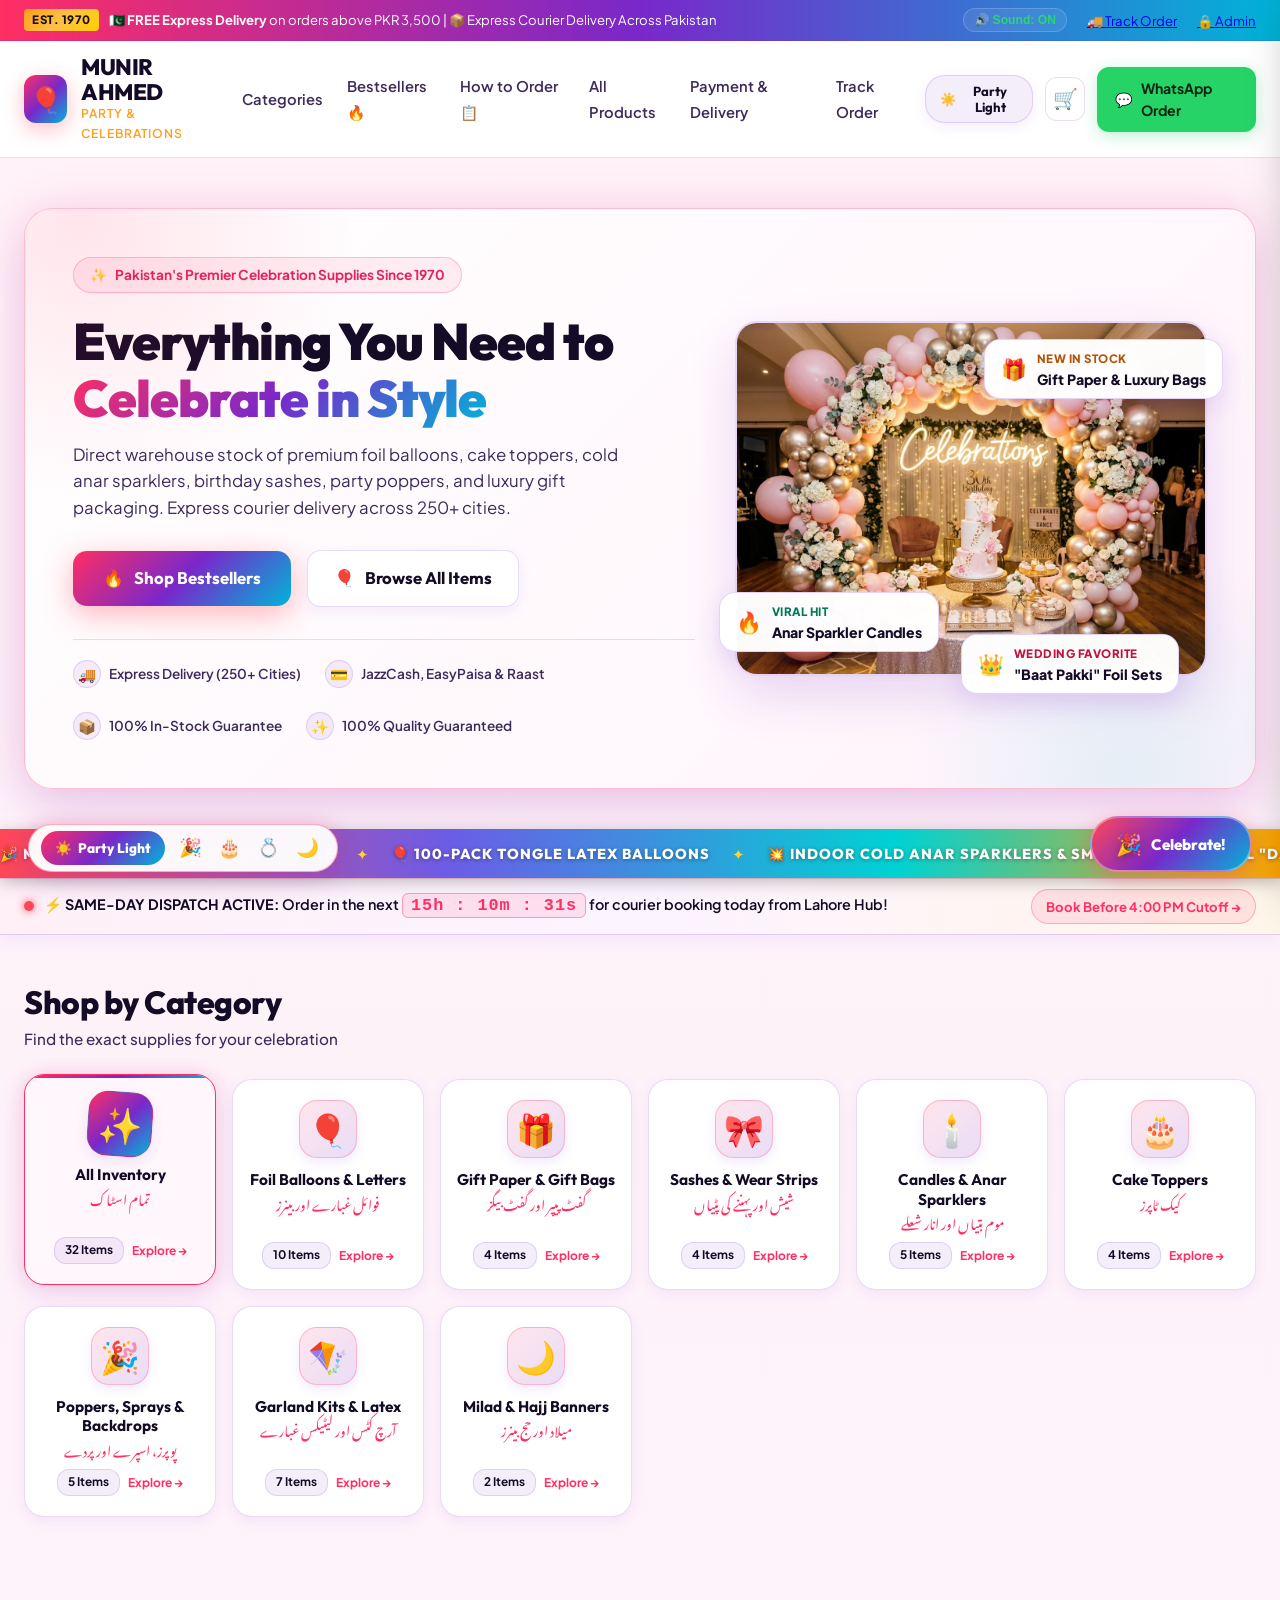
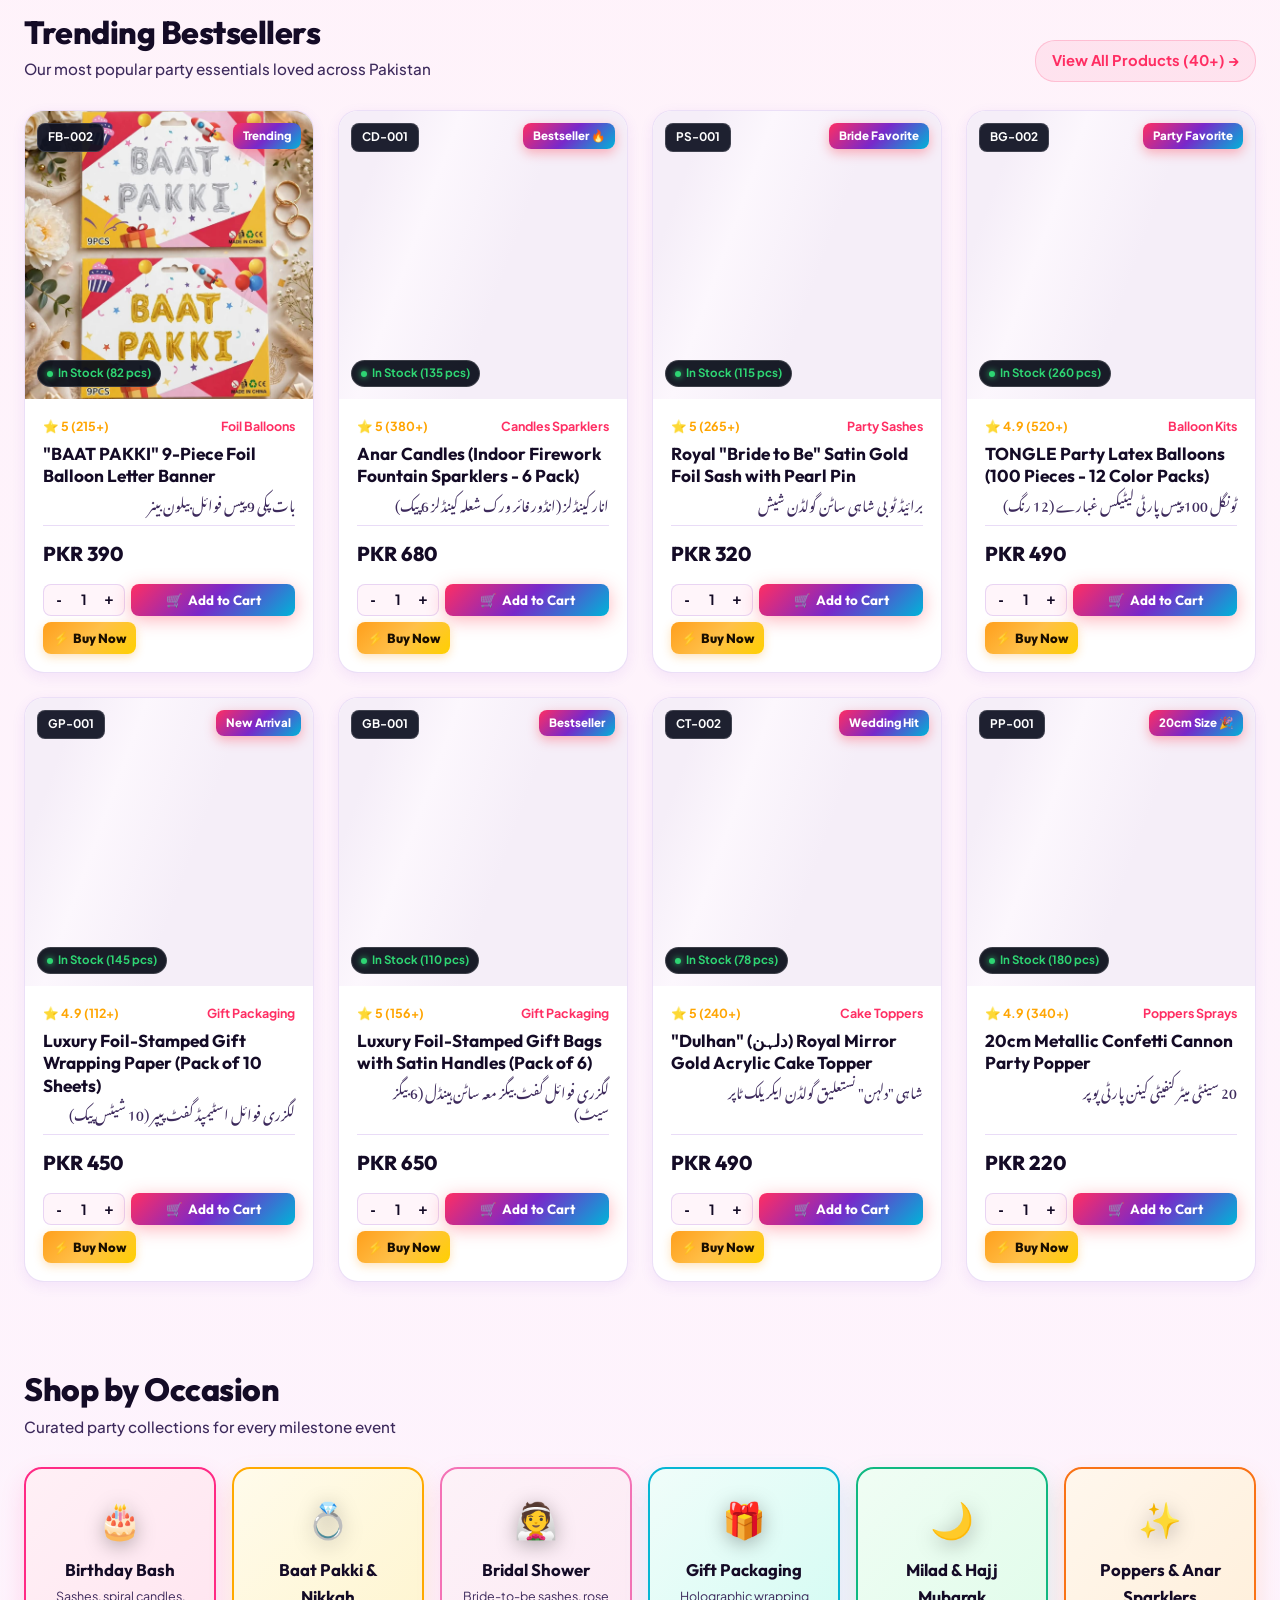
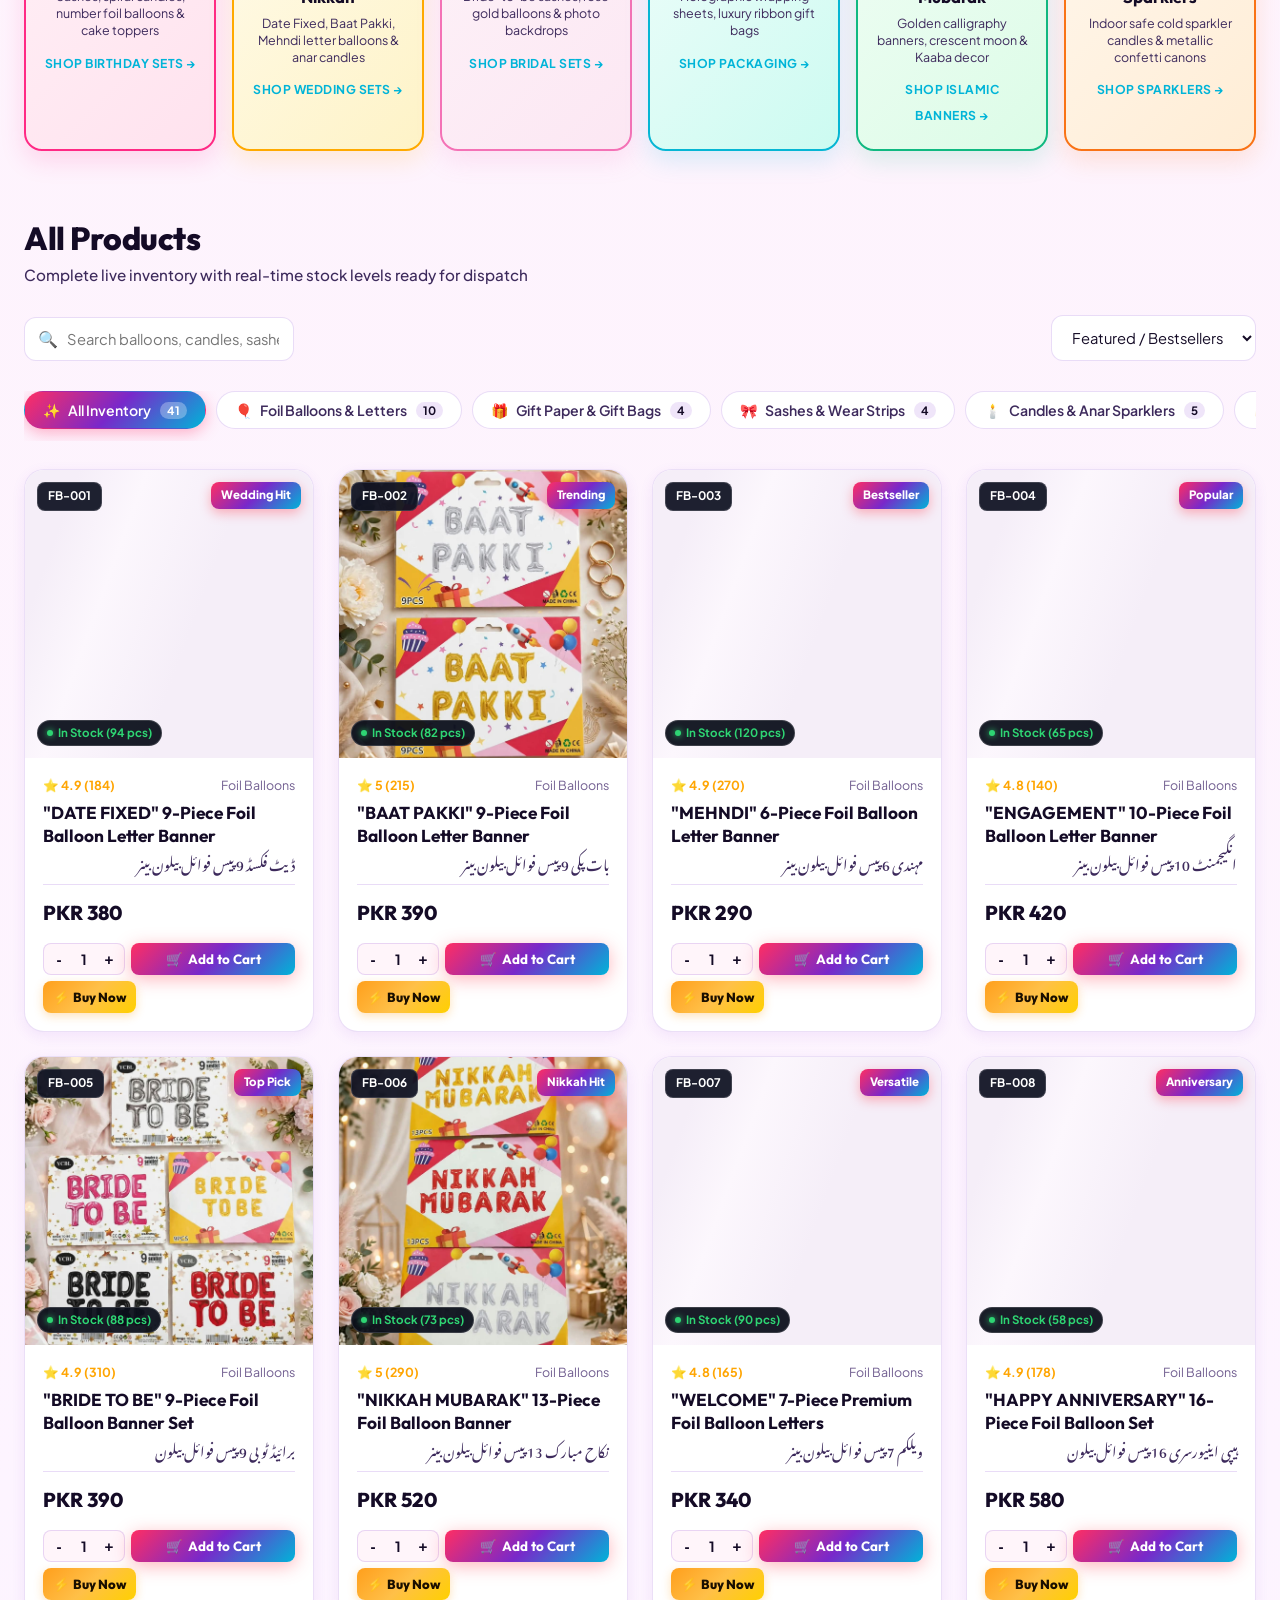
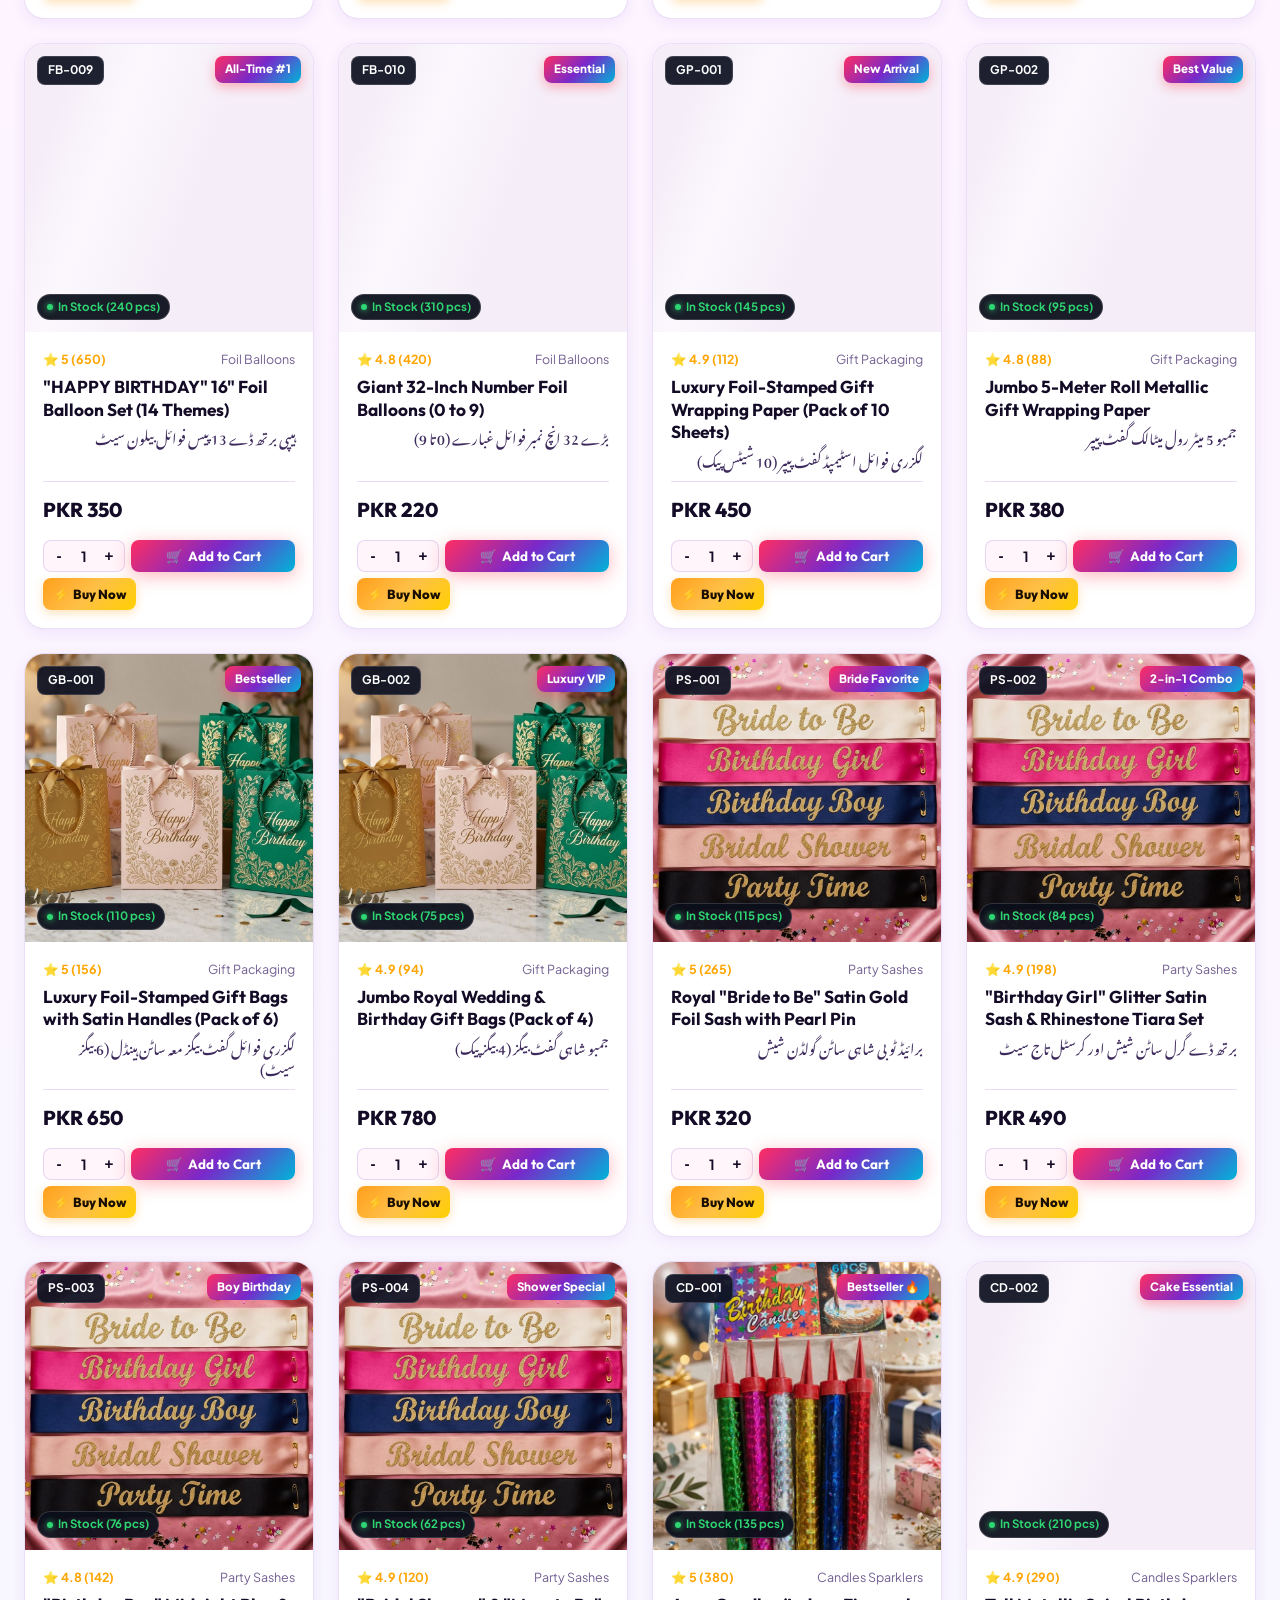
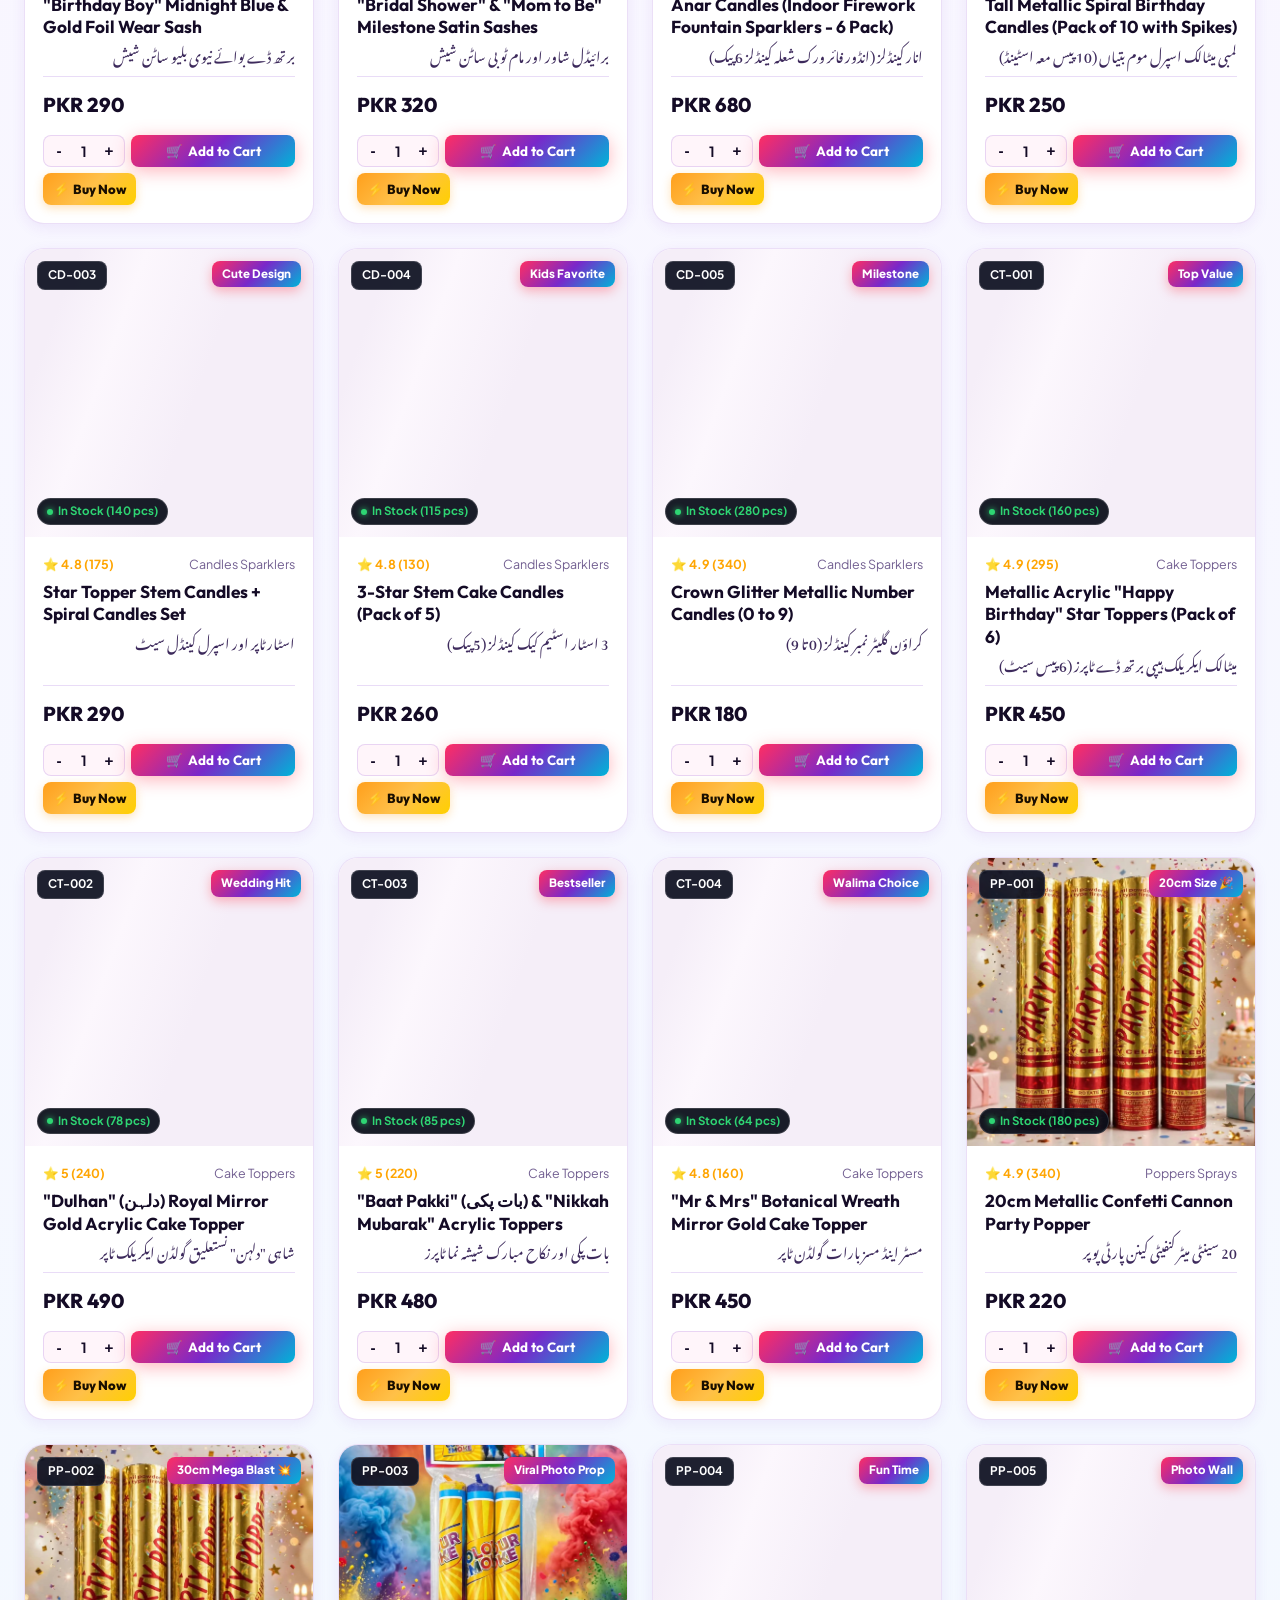
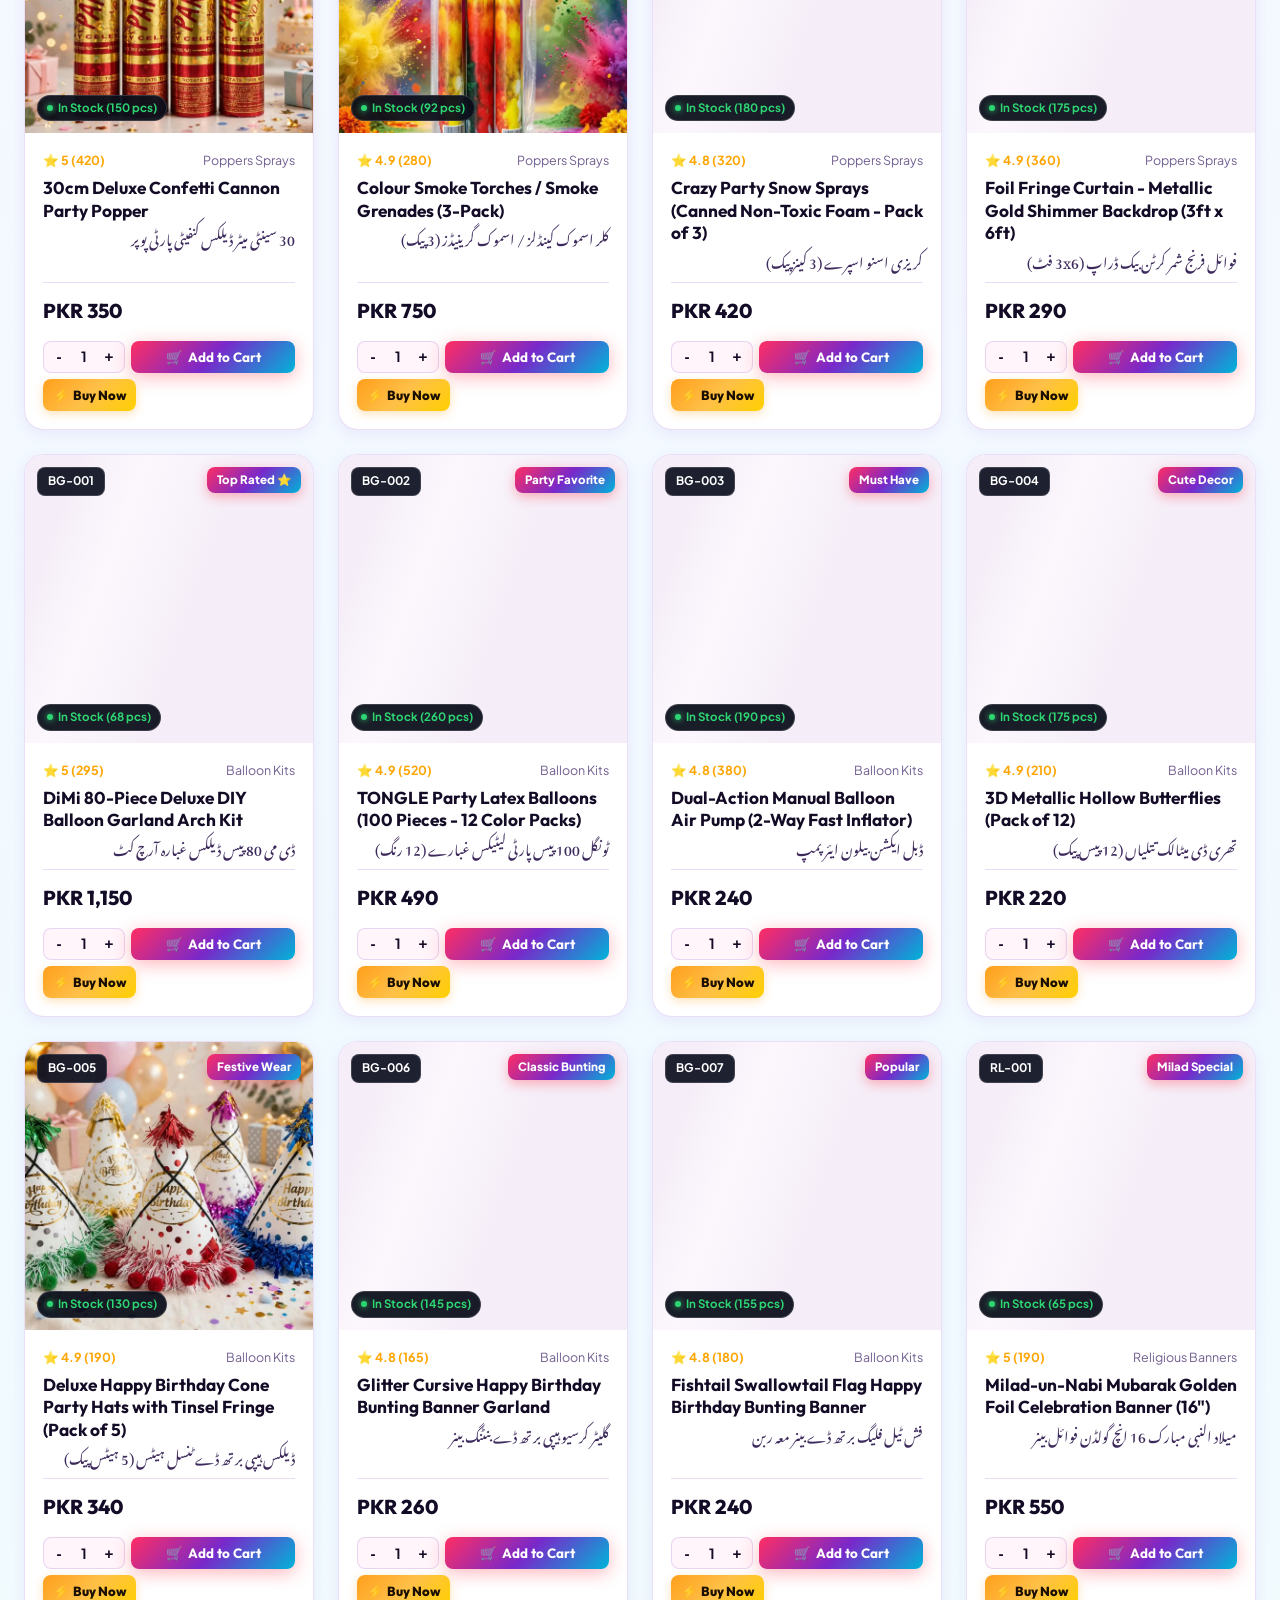
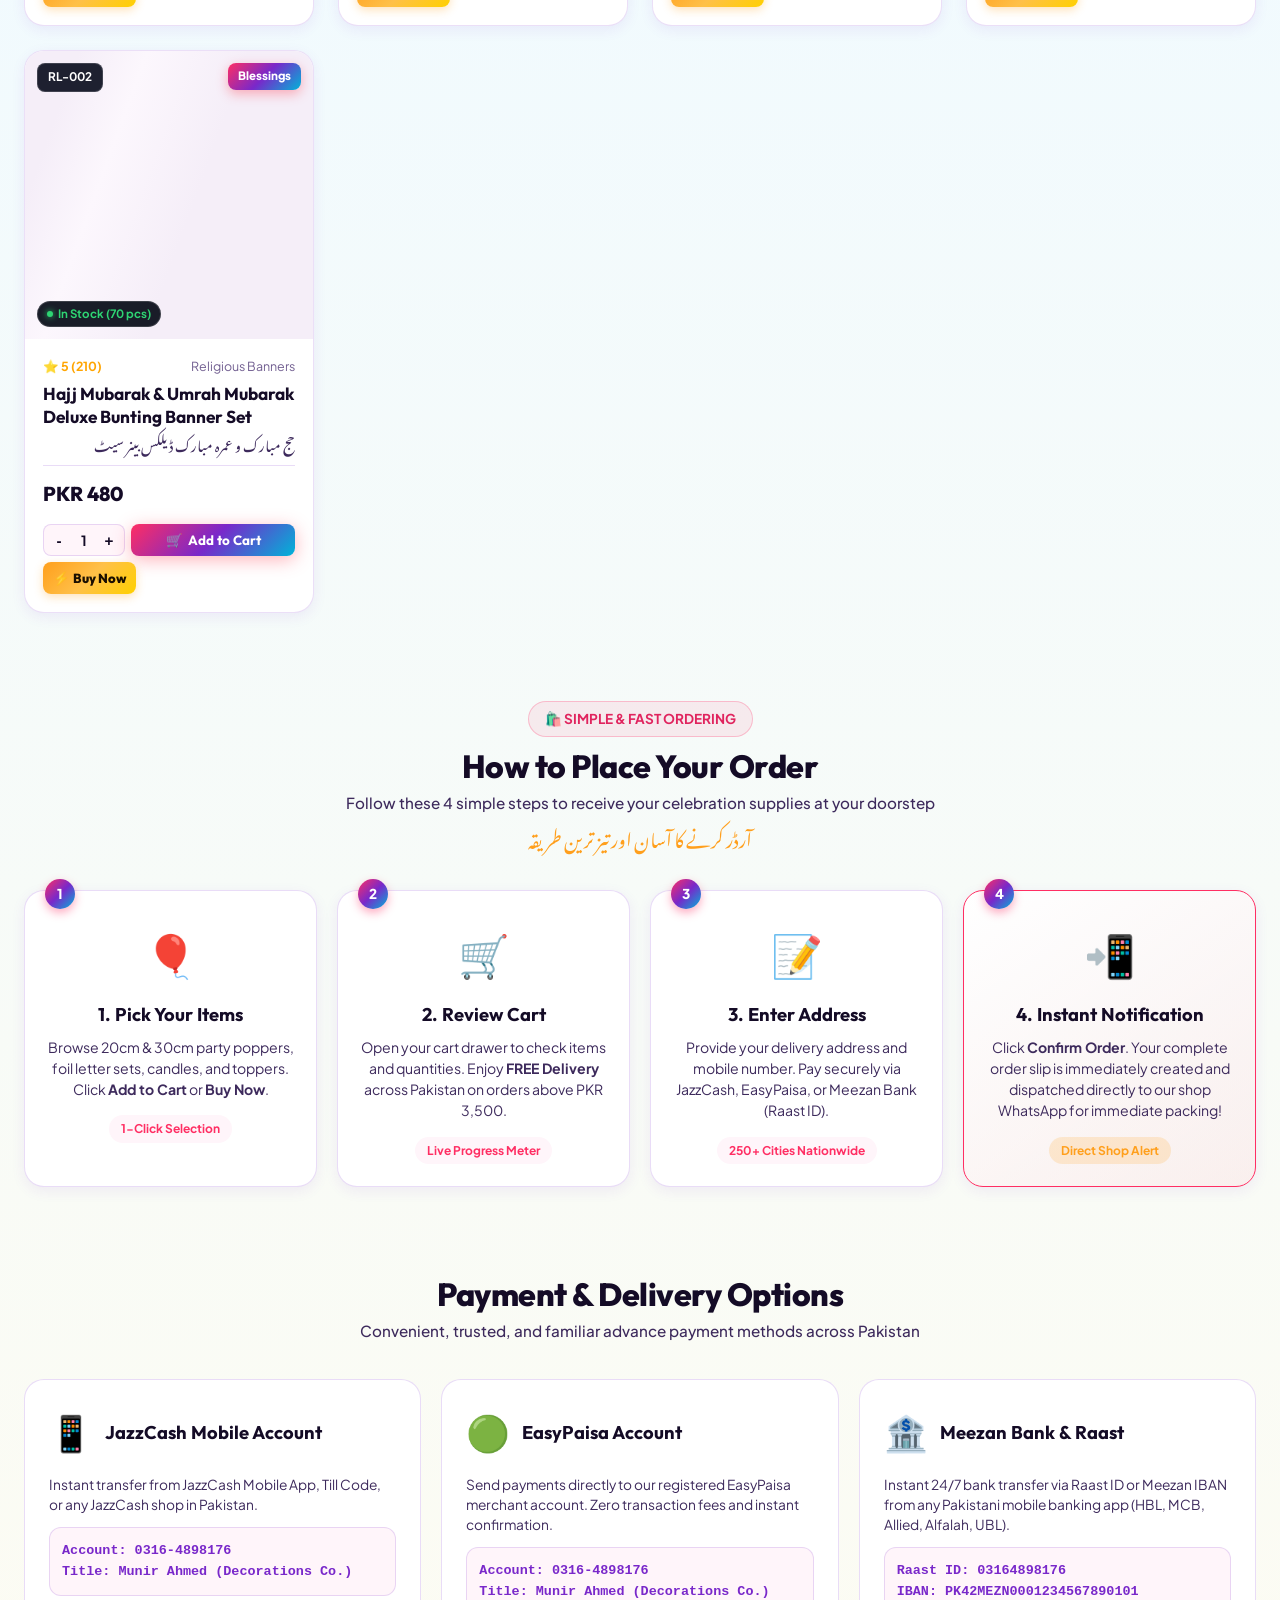
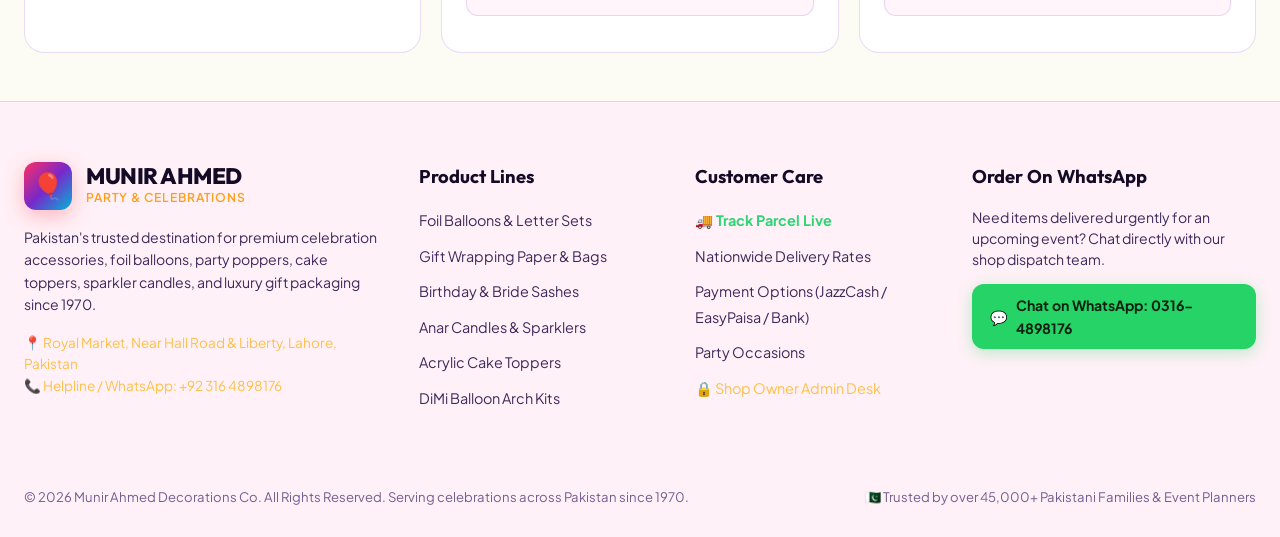
<file: index.html>
<!DOCTYPE html>
<html lang="en" dir="ltr">
<head>
  <meta charset="UTF-8">
  <meta name="viewport" content="width=device-width, initial-scale=1.0, viewport-fit=cover">
  <meta name="theme-color" content="#ff2e63">
  <meta name="apple-mobile-web-app-capable" content="yes">
  <meta name="apple-mobile-web-app-status-bar-style" content="default">
  <title>Munir Ahmed Decorations | Pakistan's Premier Party Supplies & Balloons Store</title>
  
  <!-- SEO & Social Meta Tags -->
  <meta name="description" content="Munir Ahmed Decorations (منیر احمد ڈیکوریشنز) - Pakistan's ultimate party supplies, foil balloons, cake toppers, anar sparkler candles, party poppers, sashes, and gift paper & bags store. JazzCash, EasyPaisa, Meezan Raast.">
  <meta name="keywords" content="Munir Ahmed Decorations, party supplies Pakistan, foil balloons Lahore Karachi, cake toppers Pakistan, anar candles, party poppers, birthday sashes, gift wrapping paper, gift bags, party supplies store">
  <meta name="author" content="Munir Ahmed Decorations Co.">
  
  <!-- OpenGraph -->
  <meta property="og:title" content="Munir Ahmed Decorations | Party Supplies & Balloon House">
  <meta property="og:description" content="Everything for birthdays, weddings, bridal showers & milestones. Real inventory stock with secure advance payment & nationwide express courier delivery.">
  <meta property="og:type" content="website">
  <meta property="og:image" content="assets/images/birthday_decor.jpg">

  <!-- Schema.org JSON-LD -->
  <script type="application/ld+json">
  {
    "@context": "https://schema.org",
    "@type": "PartyStore",
    "name": "Munir Ahmed Decorations",
    "alternateName": "منیر احمد ڈیکوریشنز",
    "image": "assets/images/birthday_decor.jpg",
    "telephone": "+923164898176",
    "address": {
      "@type": "PostalAddress",
      "streetAddress": "Royal Market, Near Hall Road & Liberty",
      "addressLocality": "Lahore",
      "addressRegion": "Punjab",
      "postalCode": "54000",
      "addressCountry": "PK"
    },
    "priceRange": "PKR 150 - PKR 5,000",
    "paymentAccepted": "JazzCash, EasyPaisa, Meezan Bank, Raast"
  }
  </script>

  <!-- Resource Hints & Google Fonts Preconnect -->
  <link rel="dns-prefetch" href="https://fonts.googleapis.com">
  <link rel="dns-prefetch" href="https://fonts.gstatic.com">
  <link rel="preconnect" href="https://fonts.googleapis.com">
  <link rel="preconnect" href="https://fonts.gstatic.com" crossorigin>
  <link rel="stylesheet" href="https://fonts.googleapis.com/css2?family=Outfit:wght@400;500;600;700;800;900&family=Plus+Jakarta+Sans:wght@300;400;500;600;700;800&family=Noto+Nastaliq+Urdu:wght@400;700&display=swap">

  <!-- Stylesheet -->
  <link rel="stylesheet" href="css/styles.css?v=4.0">
</head>
<body>

  <!-- Celebration Confetti Particle Canvas -->
  <canvas id="confetti-canvas"></canvas>

  <!-- ===================================================================
       TOP ANNOUNCEMENT BAR
       =================================================================== -->
  <div class="top-announcement">
    <div class="announcement-left">
      <span class="badge-trust">EST. 1970</span>
      <span>🇵🇰 <strong>FREE Express Delivery</strong> on orders above PKR 3,500 | 📦 Express Courier Delivery Across Pakistan</span>
    </div>
    
    <div class="announcement-right">

      <!-- Party Sound FX Toggle -->
      <button id="btn-sound-toggle" class="btn-sound-toggle" title="Toggle Sound Effects">
        🔊 Sound: ON
      </button>

      <!-- Track Order Link -->
      <a href="track.html" class="top-link">
        <span>🚚 Track Order</span>
      </a>

      <!-- Admin Passcode Trigger -->
      <a href="admin.html" class="top-admin-link">
        <span>🔒 Admin</span>
      </a>
    </div>
  </div>

  <!-- ===================================================================
       MAIN HEADER / NAVIGATION
       =================================================================== -->
  <header class="main-header">
    <div class="nav-container">
      <!-- Brand Identity -->
      <a href="#home" class="brand-wrapper">
        <div class="brand-icon-box">🎈</div>
        <div class="brand-title-box">
          <span class="brand-name">MUNIR AHMED</span>
          <span class="brand-sub">PARTY & CELEBRATIONS</span>
        </div>
      </a>

      <!-- Navigation Links -->
      <nav>
        <ul class="nav-links">
          <li><a href="#categories" class="nav-link">Categories</a></li>
          <li><a href="#popular-items" class="nav-link">Bestsellers 🔥</a></li>
          <li><a href="#how-to-order" class="nav-link">How to Order 📋</a></li>
          <li><a href="#catalog" class="nav-link">All Products</a></li>
          <li><a href="#payments" class="nav-link">Payment & Delivery</a></li>
          <li><a href="track.html" class="nav-link">Track Order</a></li>
        </ul>
      </nav>

      <!-- Action Buttons -->
      <div class="nav-actions">
        <!-- Party Theme Switcher (Light / Dark Mode) -->
        <button id="btn-theme-toggle" class="btn-theme-toggle" title="Switch Theme (Light / Dark)">
          <span>☀️</span>
          <span>Theme</span>
        </button>

        <!-- Cart Drawer Trigger -->
        <button id="btn-open-cart" class="btn-cart-trigger" title="View Cart">
          🛒
          <span id="cart-badge" class="cart-count-badge" style="display: none;">0</span>
        </button>

        <!-- Direct WhatsApp Order -->
        <a href="https://wa.me/923164898176?text=Assalam%20o%20Alaikum!%20I%20want%20to%20order%20party%20supplies%20from%20Munir%20Ahmed%20Decorations" target="_blank" class="btn-whatsapp-nav">
          <span>💬</span>
          <span>WhatsApp Order</span>
        </a>
      </div>
    </div>
  </header>

  <!-- ===================================================================
       HERO BANNER SECTION
       =================================================================== -->
  <section id="home" class="hero-banner">
    <div class="container">
      <div class="hero-card">
        <div class="hero-text-col">
          <div class="hero-pill">
            <span>✨</span>
            <span>Pakistan's Premier Celebration Supplies Since 1970</span>
          </div>

          <h1 class="hero-title">
            Everything You Need to <span class="gradient-text">Celebrate in Style</span>
          </h1>

          <p class="hero-desc">
            Direct warehouse stock of premium foil balloons, cake toppers, cold anar sparklers, birthday sashes, party poppers, and luxury gift packaging. Express courier delivery across 250+ cities.
          </p>

          <div class="hero-buttons">
            <a href="#popular-items" class="btn-primary-party">
              <span>🔥</span>
              <span>Shop Bestsellers</span>
            </a>
            <a href="#catalog" class="btn-secondary-party">
              <span>🎈</span>
              <span>Browse All Items</span>
            </a>
          </div>

          <div class="hero-features-row">
            <div class="hero-feature-item">
              <span class="feature-icon-circle">🚚</span>
              <span>Express Delivery (250+ Cities)</span>
            </div>
            <div class="hero-feature-item">
              <span class="feature-icon-circle">💳</span>
              <span>JazzCash, EasyPaisa & Raast</span>
            </div>
            <div class="hero-feature-item">
              <span class="feature-icon-circle">📦</span>
              <span>100% In-Stock Guarantee</span>
            </div>
            <div class="hero-feature-item">
              <span class="feature-icon-circle">✨</span>
              <span>100% Quality Guaranteed</span>
            </div>
          </div>
        </div>

        <!-- Hero Visual Showcase -->
        <div class="hero-visual-showcase">
          <div class="hero-image-grid-box">
            <img src="assets/images/birthday_decor.jpg" alt="Party Supplies Stock by Munir Ahmed Decorations" fetchpriority="high" decoding="async" width="560" height="420">
          </div>

          <div class="hero-floating-tag tag-top-right">
            <span class="tag-emoji">🎁</span>
            <div class="tag-text-block">
              <span class="tag-badge-pill pill-gold">NEW IN STOCK</span>
              <span class="tag-label-sub">Gift Paper & Luxury Bags</span>
            </div>
          </div>

          <div class="hero-floating-tag tag-bottom-left">
            <span class="tag-emoji">🔥</span>
            <div class="tag-text-block">
              <span class="tag-badge-pill pill-green">VIRAL HIT</span>
              <span class="tag-label-sub">Anar Sparkler Candles</span>
            </div>
          </div>

          <div class="hero-floating-tag tag-bottom-right">
            <span class="tag-emoji">👑</span>
            <div class="tag-text-block">
              <span class="tag-badge-pill pill-coral">WEDDING FAVORITE</span>
              <span class="tag-label-sub">"Baat Pakki" Foil Sets</span>
            </div>
          </div>
        </div>
      </div>
    </div>
  </section>

  <!-- ===================================================================
       CELEBRATION INFINITE MARQUEE TICKER TAPE
       =================================================================== -->
  <div class="party-marquee-strip">
    <div class="party-marquee-track">
      <div class="party-marquee-item">🎉 MUNIR AHMED PARTY SUPPLIES HOUSE</div>
      <div class="marquee-star">✦</div>
      <div class="party-marquee-item">🎈 100-PACK TONGLE LATEX BALLOONS</div>
      <div class="marquee-star">✦</div>
      <div class="party-marquee-item">💥 INDOOR COLD ANAR SPARKLERS & SMOKE</div>
      <div class="marquee-star">✦</div>
      <div class="party-marquee-item">💍 VIRAL "DATE FIXED" & "BAAT PAKKI" FOIL SETS</div>
      <div class="marquee-star">✦</div>
      <div class="party-marquee-item">🎁 METALLIC GIFT WRAP & LUXURY RIBBON BAGS</div>
      <div class="marquee-star">✦</div>
      <div class="party-marquee-item">🎂 GOLDEN ACRYLIC DULHAN & NIKKAH TOPPERS</div>
      <div class="marquee-star">✦</div>
      <div class="party-marquee-item">🚚 EXPRESS TCS & LEOPARDS DELIVERY TO 250+ CITIES</div>
      <div class="marquee-star">✦</div>
      <div class="party-marquee-item">✨ 55+ YEARS OF CELEBRATIONS SINCE 1970</div>
      <div class="marquee-star">✦</div>
      <!-- Seamless loop duplicate -->
      <div class="party-marquee-item">🎉 MUNIR AHMED PARTY SUPPLIES HOUSE</div>
      <div class="marquee-star">✦</div>
      <div class="party-marquee-item">🎈 100-PACK TONGLE LATEX BALLOONS</div>
      <div class="marquee-star">✦</div>
      <div class="party-marquee-item">💥 INDOOR COLD ANAR SPARKLERS & SMOKE</div>
      <div class="marquee-star">✦</div>
      <div class="party-marquee-item">💍 VIRAL "DATE FIXED" & "BAAT PAKKI" FOIL SETS</div>
      <div class="marquee-star">✦</div>
      <div class="party-marquee-item">🎁 METALLIC GIFT WRAP & LUXURY RIBBON BAGS</div>
      <div class="marquee-star">✦</div>
      <div class="party-marquee-item">🎂 GOLDEN ACRYLIC DULHAN & NIKKAH TOPPERS</div>
      <div class="marquee-star">✦</div>
      <div class="party-marquee-item">🚚 EXPRESS TCS & LEOPARDS DELIVERY TO 250+ CITIES</div>
      <div class="marquee-star">✦</div>
      <div class="party-marquee-item">✨ 55+ YEARS OF CELEBRATIONS SINCE 1970</div>
      <div class="marquee-star">✦</div>
    </div>
  </div>

  <!-- ===================================================================
       URGENT SAME-DAY DISPATCH COUNTDOWN STRIP
       =================================================================== -->
  <div class="dispatch-countdown-strip">
    <div class="container dispatch-countdown-content">
      <div class="dispatch-pulse-box">
        <span class="dispatch-pulse-dot"></span>
        <span>⚡ <strong>SAME-DAY DISPATCH ACTIVE:</strong> Order in the next <span id="dispatch-timer" class="countdown-digits">01h : 42m : 18s</span> for courier booking today from Lahore Hub!</span>
      </div>
      <a href="#catalog" class="dispatch-cta-btn">Book Before 4:00 PM Cutoff →</a>
    </div>
  </div>

  <!-- ===================================================================
       1. SHOP BY CATEGORY
       =================================================================== -->
  <section id="categories" class="shopify-section section-categories">
    <div class="container">
      <div class="shopify-section-header">
        <h2 class="shopify-section-title">Shop by Category</h2>
        <p class="shopify-section-subtitle">Find the exact supplies for your celebration</p>
      </div>

      <div class="categories-grid" id="category-tiles-container">
        <!-- Rendered dynamically by app.js -->
      </div>
    </div>
  </section>

  <!-- ===================================================================
       2. TRENDING BESTSELLERS
       =================================================================== -->
  <section id="popular-items" class="shopify-section section-popular">
    <div class="container">
      <div class="shopify-section-header flex-between">
        <div>
          <h2 class="shopify-section-title">Trending Bestsellers</h2>
          <p class="shopify-section-subtitle">Our most popular party essentials loved across Pakistan</p>
        </div>
        <a href="#catalog" class="shopify-view-all-link">View All Products (40+) →</a>
      </div>

      <!-- Popular Products Grid (Injected dynamically by app.js) -->
      <div class="products-grid popular-products-grid" id="popular-products-grid">
        <!-- Product Cards injected by app.js renderPopularItems() -->
      </div>
    </div>
  </section>

  <!-- ===================================================================
       3. SHOP BY OCCASION
       =================================================================== -->
  <section id="celebrations" class="shopify-section section-celebrations">
    <div class="container">
      <div class="shopify-section-header">
        <h2 class="shopify-section-title">Shop by Occasion</h2>
        <p class="shopify-section-subtitle">Curated party collections for every milestone event</p>
      </div>

      <div class="celebration-cards-grid">
        <div class="celebration-card theme-birthday" onclick="filterByOccasion('birthday')">
          <div class="celebration-icon">🎂</div>
          <h4>Birthday Bash</h4>
          <p>Sashes, spiral candles, number foil balloons & cake toppers</p>
          <span class="celebration-link">Shop Birthday Sets →</span>
        </div>

        <div class="celebration-card theme-wedding" onclick="filterByOccasion('wedding')">
          <div class="celebration-icon">💍</div>
          <h4>Baat Pakki & Nikkah</h4>
          <p>Date Fixed, Baat Pakki, Mehndi letter balloons & anar candles</p>
          <span class="celebration-link">Shop Wedding Sets →</span>
        </div>

        <div class="celebration-card theme-bridal" onclick="filterByOccasion('bridal')">
          <div class="celebration-icon">👰</div>
          <h4>Bridal Shower</h4>
          <p>Bride-to-be sashes, rose gold balloons & photo backdrops</p>
          <span class="celebration-link">Shop Bridal Sets →</span>
        </div>

        <div class="celebration-card theme-packaging" onclick="filterByOccasion('packaging')">
          <div class="celebration-icon">🎁</div>
          <h4>Gift Packaging</h4>
          <p>Holographic wrapping sheets, luxury ribbon gift bags</p>
          <span class="celebration-link">Shop Packaging →</span>
        </div>

        <div class="celebration-card theme-religious" onclick="filterByOccasion('religious')">
          <div class="celebration-icon">🌙</div>
          <h4>Milad & Hajj Mubarak</h4>
          <p>Golden calligraphy banners, crescent moon & Kaaba decor</p>
          <span class="celebration-link">Shop Islamic Banners →</span>
        </div>

        <div class="celebration-card theme-sparkler" onclick="filterByOccasion('sparkler')">
          <div class="celebration-icon">✨</div>
          <h4>Poppers & Anar Sparklers</h4>
          <p>Indoor safe cold sparkler candles & metallic confetti canons</p>
          <span class="celebration-link">Shop Sparklers →</span>
        </div>
      </div>
    </div>
  </section>

  <!-- ===================================================================
       4. ALL PRODUCTS CATALOG
       =================================================================== -->
  <section id="catalog" class="shopify-section section-catalog">
    <div class="container">
      <!-- Section Header -->
      <div class="shopify-section-header">
        <h2 class="shopify-section-title">All Products</h2>
        <p class="shopify-section-subtitle">Complete live inventory with real-time stock levels ready for dispatch</p>
      </div>

      <!-- Catalog Controls -->
      <div class="catalog-header-bar">
        <!-- Search Box -->
        <div class="search-box-wrapper">
          <span class="search-icon">🔍</span>
          <input type="text" id="catalog-search" class="search-input" placeholder="Search balloons, candles, sashes, gift bags...">
          <button type="button" id="btn-clear-search" class="btn-clear-search" style="display:none;" title="Clear search">✕</button>
        </div>

        <!-- Sort Select -->
        <select id="catalog-sort" class="sort-select">
          <option value="featured">Featured / Bestsellers</option>
          <option value="price-low">Price: Low to High</option>
          <option value="price-high">Price: High to Low</option>
          <option value="stock">Stock Availability</option>
          <option value="rating">Top Rated</option>
        </select>
      </div>

      <!-- Category Filter Pills Bar -->
      <div class="filter-pills-bar" id="category-pills-bar">
        <!-- Rendered dynamically by app.js -->
      </div>

      <!-- Product Grid -->
      <div class="products-grid" id="products-grid">
        <!-- Product Cards injected by app.js -->
      </div>
    </div>
  </section>

  <!-- ===================================================================
       5. HOW TO ORDER (VISUAL STEP-BY-STEP PROCESS)
       =================================================================== -->
  <section id="how-to-order" class="shopify-section section-how-to-order">
    <div class="container">
      <div class="shopify-section-header" style="text-align: center; max-width: 700px; margin: 0 auto 36px;">
        <span class="hero-pill" style="margin-bottom: 10px;">🛍️ SIMPLE & FAST ORDERING</span>
        <h2 class="shopify-section-title">How to Place Your Order</h2>
        <p class="shopify-section-subtitle">Follow these 4 simple steps to receive your celebration supplies at your doorstep</p>
        <div class="font-urdu" style="color:var(--party-gold); font-size:1.15rem; margin-top:6px;">آرڈر کرنے کا آسان اور تیز ترین طریقہ</div>
      </div>

      <div class="how-to-order-grid">
        <div class="order-step-card">
          <div class="order-step-num">1</div>
          <span class="order-step-icon">🎈</span>
          <h4>1. Pick Your Items</h4>
          <p>Browse 20cm & 30cm party poppers, foil letter sets, candles, and toppers. Click <strong>Add to Cart</strong> or <strong>Buy Now</strong>.</p>
          <div class="order-step-badge">1-Click Selection</div>
        </div>

        <div class="order-step-card">
          <div class="order-step-num">2</div>
          <span class="order-step-icon">🛒</span>
          <h4>2. Review Cart</h4>
          <p>Open your cart drawer to check items and quantities. Enjoy <strong>FREE Delivery</strong> across Pakistan on orders above PKR 3,500.</p>
          <div class="order-step-badge">Live Progress Meter</div>
        </div>

        <div class="order-step-card">
          <div class="order-step-num">3</div>
          <span class="order-step-icon">📝</span>
          <h4>3. Enter Address</h4>
          <p>Provide your delivery address and mobile number. Pay securely via JazzCash, EasyPaisa, or Meezan Bank (Raast ID).</p>
          <div class="order-step-badge">250+ Cities Nationwide</div>
        </div>

        <div class="order-step-card highlight">
          <div class="order-step-num">4</div>
          <span class="order-step-icon">📲</span>
          <h4>4. Instant Notification</h4>
          <p>Click <strong>Confirm Order</strong>. Your complete order slip is immediately created and dispatched directly to our shop WhatsApp for immediate packing!</p>
          <div class="order-step-badge gold">Direct Shop Alert</div>
        </div>
      </div>
    </div>
  </section>

  <!-- ===================================================================
       6. PAYMENT & DELIVERY OPTIONS
       =================================================================== -->
  <section id="payments" class="shopify-section section-payments">
    <div class="container">
      <div class="shopify-section-header" style="text-align: center; max-width: 650px; margin: 0 auto 36px;">
        <h2 class="shopify-section-title">Payment & Delivery Options</h2>
        <p class="shopify-section-subtitle">Convenient, trusted, and familiar advance payment methods across Pakistan</p>
      </div>

      <div class="payments-grid">
        <!-- JazzCash Direct -->
        <div class="payment-card">
          <div class="payment-header">
            <span class="payment-icon-large">📱</span>
            <div class="payment-title-box">
              <h4>JazzCash Mobile Account</h4>
            </div>
          </div>
          <p class="payment-desc">
            Instant transfer from JazzCash Mobile App, Till Code, or any JazzCash shop in Pakistan.
          </p>
          <div class="payment-details-box">
            Account: 0316-4898176<br>
            Title: Munir Ahmed (Decorations Co.)
          </div>
        </div>

        <!-- EasyPaisa Direct -->
        <div class="payment-card">
          <div class="payment-header">
            <span class="payment-icon-large">🟢</span>
            <div class="payment-title-box">
              <h4>EasyPaisa Account</h4>
            </div>
          </div>
          <p class="payment-desc">
            Send payments directly to our registered EasyPaisa merchant account. Zero transaction fees and instant confirmation.
          </p>
          <div class="payment-details-box">
            Account: 0316-4898176<br>
            Title: Munir Ahmed (Decorations Co.)
          </div>
        </div>

        <!-- Meezan Bank & Raast -->
        <div class="payment-card">
          <div class="payment-header">
            <span class="payment-icon-large">🏦</span>
            <div class="payment-title-box">
              <h4>Meezan Bank & Raast</h4>
            </div>
          </div>
          <p class="payment-desc">
            Instant 24/7 bank transfer via Raast ID or Meezan IBAN from any Pakistani mobile banking app (HBL, MCB, Allied, Alfalah, UBL).
          </p>
          <div class="payment-details-box">
            Raast ID: 03164898176<br>
            IBAN: PK42MEZN0001234567890101
          </div>
        </div>
      </div>
    </div>
  </section>

  <!-- ===================================================================
       FOOTER
       =================================================================== -->
  <footer class="main-footer">
    <div class="container">
      <div class="footer-grid">
        <div class="footer-col">
          <div class="brand-wrapper" style="margin-bottom: 16px;">
            <div class="brand-icon-box">🎈</div>
            <div class="brand-title-box">
              <span class="brand-name">MUNIR AHMED</span>
              <span class="brand-sub">PARTY & CELEBRATIONS</span>
            </div>
          </div>
          <p style="color:var(--text-secondary); font-size:0.88rem; line-height:1.6; margin-bottom:16px;">
            Pakistan's trusted destination for premium celebration accessories, foil balloons, party poppers, cake toppers, sparkler candles, and luxury gift packaging since 1970.
          </p>
          <div style="font-size:0.85rem; color:#ffc048; line-height:1.6;">
            📍 Royal Market, Near Hall Road & Liberty, Lahore, Pakistan<br>
            📞 Helpline / WhatsApp: +92 316 4898176
          </div>
        </div>

        <div class="footer-col">
          <h4>Product Lines</h4>
          <ul class="footer-links">
            <li><a href="#catalog" onclick="selectCategory('foil-balloons')">Foil Balloons & Letter Sets</a></li>
            <li><a href="#catalog" onclick="selectCategory('gift-packaging')">Gift Wrapping Paper & Bags</a></li>
            <li><a href="#catalog" onclick="selectCategory('party-sashes')">Birthday & Bride Sashes</a></li>
            <li><a href="#catalog" onclick="selectCategory('candles-sparklers')">Anar Candles & Sparklers</a></li>
            <li><a href="#catalog" onclick="selectCategory('cake-toppers')">Acrylic Cake Toppers</a></li>
            <li><a href="#catalog" onclick="selectCategory('balloon-kits')">DiMi Balloon Arch Kits</a></li>
          </ul>
        </div>

        <div class="footer-col">
          <h4>Customer Care</h4>
          <ul class="footer-links">
            <li><a href="track.html" style="color: #2ed573; font-weight: 700;">🚚 Track Parcel Live</a></li>
            <li><a href="#payments">Nationwide Delivery Rates</a></li>
            <li><a href="#payments">Payment Options (JazzCash / EasyPaisa / Bank)</a></li>
            <li><a href="#celebrations">Party Occasions</a></li>
            <li><a href="admin.html" style="color: #ffc048;">🔒 Shop Owner Admin Desk</a></li>
          </ul>
        </div>

        <div class="footer-col">
          <h4>Order On WhatsApp</h4>
          <p style="color:var(--text-secondary); font-size:0.88rem; margin-bottom:14px; line-height:1.5;">
            Need items delivered urgently for an upcoming event? Chat directly with our shop dispatch team.
          </p>
          <a href="https://wa.me/923164898176?text=Assalam%20o%20Alaikum!%20I%20need%20urgent%20party%20items%20from%20Munir%20Ahmed%20Decorations" target="_blank" class="btn-whatsapp-nav" style="width: 100%; justify-content: center;">
            <span>💬</span>
            <span>Chat on WhatsApp: 0316-4898176</span>
          </a>
        </div>
      </div>

      <div class="footer-bottom-bar">
        <div>
          © 2026 Munir Ahmed Decorations Co. All Rights Reserved. Serving celebrations across Pakistan since 1970.
        </div>
        <div>
          <span>🇵🇰 Trusted by over 45,000+ Pakistani Families & Event Planners</span>
        </div>
      </div>
    </div>
  </footer>

  <!-- ===================================================================
       MOBILE STICKY BOTTOM APP-STYLE NAVIGATION BAR
       =================================================================== -->
  <nav class="mobile-bottom-nav" aria-label="Mobile Navigation">
    <a href="#home" class="mobile-nav-btn active">
      <span class="mobile-nav-icon">🏠</span>
      <span>Home</span>
    </a>
    <a href="#categories" class="mobile-nav-btn">
      <span class="mobile-nav-icon">📂</span>
      <span>Categories</span>
    </a>
    <a href="#catalog" class="mobile-nav-btn" onclick="document.getElementById('catalog-search').focus()">
      <span class="mobile-nav-icon">🔍</span>
      <span>Search</span>
    </a>
    <button type="button" class="mobile-nav-btn" onclick="openCart()">
      <span class="mobile-nav-icon">🛒</span>
      <span>Cart</span>
      <span id="mobile-cart-badge" class="mobile-cart-badge" style="display:none;">0</span>
    </button>
    <a href="https://wa.me/923164898176?text=Assalam%20o%20Alaikum!%20I%20want%20to%20order%20party%20items" target="_blank" class="mobile-nav-btn" style="color:#25d366;">
      <span class="mobile-nav-icon">💬</span>
      <span>WhatsApp</span>
    </a>
  </nav>

  <!-- ===================================================================
       CART SLIDE-OVER DRAWER
       =================================================================== -->
  <div id="cart-overlay" class="cart-overlay"></div>
  <aside id="cart-drawer" class="cart-drawer" aria-label="Shopping Cart">
    <div class="cart-drawer-header">
      <div class="cart-title">
        <span>🛒</span>
        <span>Your Party Cart</span>
      </div>
      <button id="btn-close-cart" class="btn-close-drawer" title="Close Cart">✕</button>
    </div>

    <!-- Free Delivery Progress Tracker -->
    <div class="delivery-meter-box">
      <div style="display:flex; justify-content:space-between; align-items:center;">
        <span id="delivery-meter-text">Add PKR 3,500 for FREE Delivery</span>
        <strong id="delivery-meter-status" style="color:#2ed573;">PKR 250 Standard</strong>
      </div>
      <div class="delivery-meter-bar-track">
        <div id="delivery-meter-bar" class="delivery-meter-bar-fill"></div>
      </div>
    </div>

    <!-- Items List -->
    <div id="cart-items-container" class="cart-items-container">
      <!-- Injected by app.js -->
    </div>

    <!-- Cart Footer -->
    <div class="cart-drawer-footer">
      <div class="cart-summary-line">
        <span>Items Subtotal:</span>
        <strong id="cart-subtotal">PKR 0</strong>
      </div>
      <div class="cart-summary-line">
        <span>Nationwide Courier Delivery:</span>
        <strong id="cart-shipping">PKR 0</strong>
      </div>
      <div class="cart-summary-line total-line">
        <span>Total Payable:</span>
        <span class="gold-text" id="cart-total">PKR 0</span>
      </div>

      <div class="cart-actions-column">
        <button id="btn-proceed-checkout" class="btn-checkout-drawer">
          <span>Proceed to Checkout 🛍️</span>
        </button>
        <button id="btn-whatsapp-direct-checkout" class="btn-whatsapp-cart">
          <span>💬</span>
          <span>Order Directly via WhatsApp</span>
        </button>
      </div>
    </div>
  </aside>

  <!-- ===================================================================
       CHECKOUT MODAL
       =================================================================== -->
  <div id="checkout-modal" class="modal-backdrop">
    <div class="modal-card">
      <div class="modal-header">
        <h3>Complete Your Order</h3>
        <button class="btn-modal-close" onclick="closeCheckout()">✕</button>
      </div>

      <div class="modal-body">
        <form id="checkout-form" onsubmit="handleOrderSubmit(event)">
          <!-- Shipping Address -->
          <h4 style="font-family:var(--font-heading); margin-bottom:14px; color:var(--brand-heading-color);">1. Customer & Delivery Address</h4>

          <div class="form-row-2">
            <div class="form-group">
              <label for="cust-name">Full Name *</label>
              <input type="text" id="cust-name" class="form-input" placeholder="e.g. Ali Raza" required>
            </div>
            <div class="form-group">
              <label for="cust-phone">Pakistani Mobile / WhatsApp *</label>
              <input type="tel" id="cust-phone" class="form-input" placeholder="0316-XXXXXXX" required pattern="03[0-9]{2}-?[0-9]{7}">
            </div>
          </div>

          <div class="form-row-2">
            <div class="form-group">
              <label for="cust-city">Delivery City *</label>
              <select id="cust-city" class="form-select" required onchange="handleCityChange(this.value)">
                <!-- Populated dynamically -->
              </select>
            </div>
            <div class="form-group">
              <label for="cust-area">Neighborhood / Town / Tehsil *</label>
              <input type="text" id="cust-area" class="form-input" placeholder="e.g. Gulberg III / DHA Phase 5" required>
            </div>
          </div>

          <div class="form-group">
            <label for="cust-address">Complete Street Address *</label>
            <input type="text" id="cust-address" class="form-input" placeholder="House #, Street #, Near Landmark" required>
          </div>

          <div class="form-group">
            <label for="cust-notes">Party Date / Special Instructions (Optional)</label>
            <input type="text" id="cust-notes" class="form-input" placeholder="e.g. Urgent! Birthday is tomorrow evening">
          </div>

          <!-- Payment Options -->
          <h4 style="font-family:var(--font-heading); margin:20px 0 14px; color:var(--brand-heading-color);">2. Select Advance Payment Method</h4>

          <div class="payment-selector-grid">
            <div class="payment-radio-card active" data-method="jazzcash" onclick="selectPaymentMethod('jazzcash')">
              <input type="radio" name="payment-method" id="pay-jazzcash" value="jazzcash" checked>
              <label for="pay-jazzcash" style="cursor:pointer; margin:0;">
                <strong>📱 JazzCash Direct</strong>
                <span style="display:block; font-size:0.75rem; color:var(--text-muted);">App / Till 0316-4898176</span>
              </label>
            </div>

            <div class="payment-radio-card" data-method="easypaisa" onclick="selectPaymentMethod('easypaisa')">
              <input type="radio" name="payment-method" id="pay-easypaisa" value="easypaisa">
              <label for="pay-easypaisa" style="cursor:pointer; margin:0;">
                <strong>🟢 EasyPaisa Direct</strong>
                <span style="display:block; font-size:0.75rem; color:var(--text-muted);">Account 0316-4898176</span>
              </label>
            </div>

            <div class="payment-radio-card" data-method="meezan" onclick="selectPaymentMethod('meezan')">
              <input type="radio" name="payment-method" id="pay-meezan" value="meezan">
              <label for="pay-meezan" style="cursor:pointer; margin:0;">
                <strong>🏦 Meezan & Raast</strong>
                <span style="display:block; font-size:0.75rem; color:var(--text-muted);">Raast: 03164898176</span>
              </label>
            </div>
          </div>

          <!-- Transaction Ref Box (for JazzCash / EasyPaisa / Meezan) -->
          <div id="payment-ref-container" class="payment-account-reveal" style="display:block;">
            <div id="payment-instructions-text" style="margin-bottom:8px; line-height:1.5;">
              <strong>JazzCash Payment Details:</strong><br>
              Please send payable amount to JazzCash Mobile Account: <strong>0316-4898176</strong> (Title: <strong>Munir Ahmed Decorations</strong>). Enter the transaction TID below for immediate dispatch verification.
            </div>
            <div class="form-group" style="margin-bottom:0;">
              <label for="tx-ref">Transaction ID / TID (from SMS or receipt):</label>
              <input type="text" id="tx-ref" class="form-input" placeholder="e.g. TID 9876543210" required>
            </div>
          </div>

          <!-- Order Summary in Checkout -->
          <div style="background:#090c15; border-radius:14px; padding:16px; margin:20px 0; border:1px solid var(--border-subtle);">
            <div style="display:flex; justify-content:space-between; margin-bottom:6px; font-size:0.9rem;">
              <span>Order Subtotal:</span>
              <strong id="modal-subtotal">PKR 0</strong>
            </div>
            <div style="display:flex; justify-content:space-between; margin-bottom:6px; font-size:0.9rem;">
              <span>Courier Delivery Fee:</span>
              <strong id="modal-shipping">PKR 0</strong>
            </div>
            <div style="display:flex; justify-content:space-between; font-size:1.2rem; font-weight:800; border-top:1px solid var(--border-subtle); padding-top:8px; margin-top:8px;">
              <span>Grand Total:</span>
              <span class="gold-text" id="modal-total">PKR 0</span>
            </div>
          </div>

          <button type="submit" id="btn-submit-order" class="btn-submit-order">
            Confirm & Place Order 🛍️
          </button>
        </form>
      </div>
    </div>
  </div>

  <!-- ===================================================================
       QUICK VIEW PRODUCT MODAL
       =================================================================== -->
  <div id="quick-view-modal" class="modal-backdrop">
    <div class="modal-card">
      <div class="modal-header">
        <h3 id="qv-title">Product Details</h3>
        <button class="btn-modal-close" onclick="closeQuickView()">✕</button>
      </div>
      <div class="modal-body" id="qv-body">
        <!-- Rendered dynamically -->
      </div>
    </div>
  </div>

  <!-- ===================================================================
       ORDER SUCCESS MODAL
       =================================================================== -->
  <div id="order-success-modal" class="modal-backdrop">
    <div class="modal-card" style="text-align:center;">
      <div class="modal-body" style="padding:40px 28px;">
        <div style="font-size:3.5rem; margin-bottom:12px;">🎉</div>
        <h2 style="font-family:var(--font-heading); font-size:2rem; margin-bottom:6px; color:var(--brand-heading-color);">Order Booked Successfully!</h2>
        <p class="font-urdu" style="font-size:1.2rem; color:var(--party-gold); margin-bottom:14px;">آپ کا آرڈر کامیابی سے بک ہو چکا ہے</p>
        
        <div style="background:var(--bg-input); border-radius:14px; padding:18px; margin:20px 0; border:1px solid var(--border-subtle); text-align:left;">
          <div style="display:flex; justify-content:space-between; margin-bottom:8px;">
            <span>Order Reference:</span>
            <strong id="success-order-id" style="color:var(--party-cyan);">MAD-PK-00000</strong>
          </div>
          <div style="display:flex; justify-content:space-between; margin-bottom:8px;">
            <span>Total Payable:</span>
            <strong id="success-order-total" class="gold-text">PKR 0</strong>
          </div>
          <div style="display:flex; justify-content:space-between; margin-bottom:8px;">
            <span>Payment Method:</span>
            <strong id="success-payment-method">JazzCash Direct</strong>
          </div>
          <div style="display:flex; justify-content:space-between;">
            <span>Dispatch Status:</span>
            <strong style="color:#2ed573;">Confirmed & Packing</strong>
          </div>
        </div>

        <div style="background:rgba(46, 213, 115, 0.12); border:1px solid #2ed573; border-radius:12px; padding:14px; margin-bottom:18px; color:#2ed573; font-size:0.95rem; font-weight:700; line-height:1.4;">
          📲 WhatsApp Order Slip Dispatched to Munir Ahmed (+92 316 4898176)
        </div>

        <p style="color:var(--text-secondary); font-size:0.9rem; margin-bottom:20px; line-height:1.5;">
          Your order invoice and advance payment details have been formatted for our official WhatsApp helpline. Tap the button below to send your order receipt directly to our shop dispatch desk for immediate verification and packing:
        </p>

        <div style="display:flex; flex-direction:column; gap:12px;">
          <a id="btn-success-whatsapp" href="#" target="_blank" class="btn-whatsapp-cart" style="font-size:1.05rem; padding:15px; background:#25D366; color:#000; font-weight:800; border-radius:12px; display:flex; align-items:center; justify-content:center; gap:8px; text-decoration:none;">
            <span>💬</span>
            <span>Send Order Notification to Shopkeeper WhatsApp</span>
          </a>
          <button class="btn-secondary-party" onclick="closeOrderSuccess()" style="width:100%; justify-content:center;">
            Continue Shopping
          </button>
        </div>
      </div>
    </div>
  </div>

  <!-- ===================================================================
       ADMIN INVENTORY & STOCK MANAGER MODAL
       =================================================================== -->
  <div id="admin-modal" class="modal-backdrop">
    <div class="modal-card" style="max-width:850px;">
      <div class="modal-header">
        <h3>Shop Inventory & Stock Manager</h3>
        <button class="btn-modal-close" onclick="closeAdmin()">✕</button>
      </div>
      <div class="modal-body">
        <div id="admin-login-box">
          <p style="color:var(--text-secondary); margin-bottom:12px;">Enter 4-Digit Admin Passcode to manage real stock counts and prices:</p>
          <div style="display:flex; gap:10px; max-width:320px;">
            <input type="password" id="admin-pin-input" class="form-input" placeholder="PIN (Default: 1970)" maxlength="6">
            <button class="btn-primary-party" onclick="handleAdminLogin()" style="padding:10px 18px;">Unlock</button>
          </div>
        </div>

        <div id="admin-dashboard-box" style="display:none;">
          <div style="display:flex; justify-content:space-between; align-items:center; flex-wrap:wrap; gap:12px; margin-bottom:20px;">
            <div>
              <h4 style="color:#2ed573;">Admin Authorized</h4>
              <span style="font-size:0.8rem; color:var(--text-muted);">Adjust stock count or reset catalog to default seed values</span>
            </div>
            <div style="display:flex; gap:10px;">
              <button class="btn-secondary-party" onclick="resetMasterCatalog()" style="font-size:0.8rem; padding:8px 14px;">
                🔄 Reset Stock to Defaults
              </button>
              <button class="btn-secondary-party" onclick="handleAdminLogout()" style="font-size:0.8rem; padding:8px 14px; color:#ff4757;">
                Lock Portal
              </button>
            </div>
          </div>

          <div class="admin-table-wrapper">
            <table class="admin-table">
              <thead>
                <tr>
                  <th>Product</th>
                  <th>Category</th>
                  <th>Price (PKR)</th>
                  <th>Current Stock</th>
                  <th>Action</th>
                </tr>
              </thead>
              <tbody id="admin-inventory-tbody">
                <!-- Injected by app.js -->
              </tbody>
            </table>
          </div>
        </div>
      </div>
    </div>
  </div>

  <!-- Floating Party Theme & Mood Controls Widget -->
  <aside class="floating-theme-switch-widget" aria-label="Theme and Party Mood Controls">
    <button id="btn-floating-theme" class="btn-floating-theme-toggle" title="Switch Theme (Party Light / Disco Dark)">
      <span id="floating-theme-icon">☀️</span>
      <span id="floating-theme-text">Party Light</span>
    </button>
    <div class="party-mood-picker" title="Party Celebration Moods">
      <button class="mood-btn" data-mood="carnival" title="Carnival Day (Bright Festive Colors)">🎉</button>
      <button class="mood-btn" data-mood="birthday" title="Birthday Bash (Bubblegum Pink & Gold)">🎂</button>
      <button class="mood-btn" data-mood="shaadi" title="Shaadi & Mehndi (Royal Gold & Emerald)">💍</button>
      <button class="mood-btn" data-mood="disco" title="Disco Rave (Neon Night Lights)">🌙</button>
    </div>
  </aside>

  <!-- Floating Quick Celebration Popper Button -->
  <button id="btn-floating-party" class="btn-floating-party-popper" title="Burst Confetti Anytime!">
    <span class="floating-popper-icon">🎉</span>
    <span class="floating-popper-label">Celebrate!</span>
  </button>

  <!-- Toast Container -->
  <div id="toast-container"></div>

  <!-- JavaScript Modules (Strict Load Order) -->
  <script src="js/security.js?v=4.0"></script>
  <script src="js/data.js?v=4.0"></script>
  <script src="js/store.js?v=4.0"></script>
  <script src="js/app.js?v=4.0"></script>
</body>
</html>
</file>
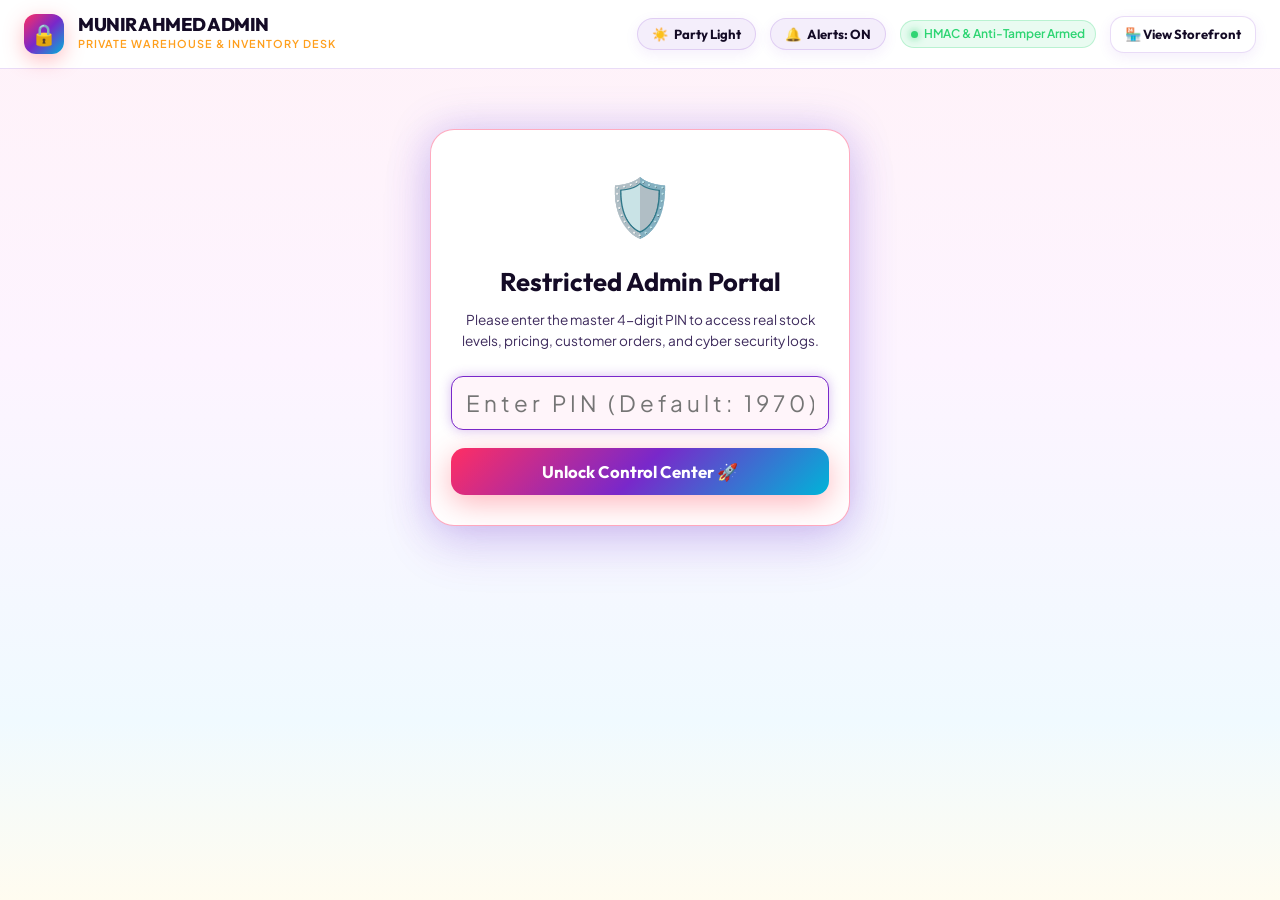
<file: admin.html>
<!DOCTYPE html>
<html lang="en" dir="ltr">
<head>
  <meta charset="UTF-8">
  <meta name="viewport" content="width=device-width, initial-scale=1.0, viewport-fit=cover">
  <meta name="theme-color" content="#ff2e63">
  <title>Admin Control Center | Munir Ahmed Decorations (منیر احمد ڈیکوریشنز)</title>
  
  <meta name="robots" content="noindex, nofollow">
  <link rel="dns-prefetch" href="https://fonts.googleapis.com">
  <link rel="dns-prefetch" href="https://fonts.gstatic.com">
  <link rel="preconnect" href="https://fonts.googleapis.com">
  <link rel="preconnect" href="https://fonts.gstatic.com" crossorigin>
  <link rel="stylesheet" href="https://fonts.googleapis.com/css2?family=Outfit:wght@400;500;600;700;800;900&family=Plus+Jakarta+Sans:wght@300;400;500;600;700;800&family=Noto+Nastaliq+Urdu:wght@400;700&display=swap">
  <link rel="stylesheet" href="css/styles.css?v=4.0">
  
  <style>
    body {
      background-color: var(--bg-deep);
      background-image: var(--bg-body-gradient);
      color: var(--text-main);
      min-height: 100vh;
      overflow-x: hidden;
    }
    .admin-navbar {
      background: var(--header-bg);
      backdrop-filter: blur(14px);
      -webkit-backdrop-filter: blur(14px);
      border-bottom: 1px solid var(--border-subtle);
      padding: 14px 24px;
      display: flex;
      align-items: center;
      justify-content: space-between;
      flex-wrap: wrap;
      gap: 12px;
    }
    .admin-table-wrapper {
      width: 100%;
      overflow-x: auto;
      -webkit-overflow-scrolling: touch;
      margin-bottom: 20px;
    }
    .admin-auth-gate {
      max-width: 420px;
      margin: 60px auto 40px;
      background: var(--bg-card);
      border: 1px solid var(--border-glow);
      border-radius: 24px;
      padding: 30px 20px;
      box-shadow: var(--shadow-lg), 0 0 40px rgba(108, 92, 231, 0.25);
      text-align: center;
    }
    @media (max-width: 600px) {
      .admin-navbar {
        padding: 10px 14px;
      }
      .admin-auth-gate {
        margin: 30px 16px;
        padding: 24px 16px;
        border-radius: 18px;
      }
      .kpi-row {
        grid-template-columns: 1fr 1fr;
        gap: 10px;
      }
      .kpi-card {
        padding: 14px;
      }
      .kpi-val {
        font-size: 1.45rem;
      }
    }
    .admin-main-view {
      display: none;
      padding: 30px 0 60px;
    }
    .kpi-row {
      display: grid;
      grid-template-columns: repeat(auto-fit, minmax(210px, 1fr));
      gap: 18px;
      margin-bottom: 30px;
    }
    .kpi-card {
      background: var(--bg-card);
      border: 1px solid var(--border-subtle);
      border-radius: 18px;
      padding: 22px;
      position: relative;
      overflow: hidden;
      box-shadow: var(--shadow-sm);
    }
    .kpi-card::after {
      content: '';
      position: absolute;
      top: 0;
      left: 0;
      width: 4px;
      height: 100%;
      background: var(--party-purple);
    }
    .kpi-card.kpi-gold::after { background: var(--party-gold); }
    .kpi-card.kpi-green::after { background: #2ed573; }
    .kpi-card.kpi-coral::after { background: var(--party-coral); }
    .kpi-card.kpi-cyan::after { background: var(--party-cyan); }
    
    .kpi-val {
      font-family: var(--font-heading);
      font-size: 2rem;
      font-weight: 800;
      color: var(--brand-heading-color);
      margin: 6px 0 2px;
    }
    .kpi-label {
      font-size: 0.8rem;
      color: var(--text-muted);
      text-transform: uppercase;
      letter-spacing: 0.5px;
    }

    /* Admin Tabs */
    .admin-tabs-nav {
      display: flex;
      gap: 12px;
      border-bottom: 1px solid var(--border-subtle);
      margin-bottom: 24px;
      padding-bottom: 8px;
      overflow-x: auto;
    }
    .admin-tab-btn {
      background: none;
      border: none;
      color: var(--text-secondary);
      font-family: var(--font-heading);
      font-size: 1rem;
      font-weight: 700;
      padding: 10px 18px;
      cursor: pointer;
      border-radius: 10px;
      display: inline-flex;
      align-items: center;
      gap: 8px;
      transition: all 0.2s ease;
    }
    .admin-tab-btn:hover {
      background: rgba(255, 255, 255, 0.05);
      color: #fff;
    }
    .admin-tab-btn.active {
      background: var(--gradient-festive);
      color: #fff;
      box-shadow: 0 4px 15px rgba(255, 71, 87, 0.35);
    }

    .tab-content-panel {
      display: none;
    }
    .tab-content-panel.active {
      display: block;
    }

    .admin-controls-strip {
      background: #111528;
      border: 1px solid var(--border-subtle);
      border-radius: 14px;
      padding: 14px 20px;
      display: flex;
      align-items: center;
      justify-content: space-between;
      flex-wrap: wrap;
      gap: 14px;
      margin-bottom: 20px;
    }

    .admin-table {
      width: 100%;
      border-collapse: collapse;
      font-size: 0.88rem;
      background: var(--bg-card);
      border-radius: 16px;
      overflow: hidden;
      border: 1px solid var(--border-subtle);
    }
    .admin-table th, .admin-table td {
      padding: 12px 16px;
      text-align: left;
      border-bottom: 1px solid var(--border-subtle);
    }
    .admin-table th {
      background: var(--bg-input);
      color: var(--text-muted);
      font-weight: 700;
      font-size: 0.8rem;
      text-transform: uppercase;
      letter-spacing: 0.5px;
    }
    .admin-input-cell {
      background: var(--bg-input);
      color: var(--text-main);
      border: 1px solid var(--border-subtle);
      padding: 6px 10px;
      border-radius: 8px;
      font-family: monospace;
      font-weight: 700;
      font-size: 0.9rem;
    }
    .admin-input-cell:focus {
      outline: none;
      border-color: var(--party-coral);
    }

    .badge-status {
      display: inline-block;
      padding: 4px 10px;
      border-radius: 8px;
      font-size: 0.75rem;
      font-weight: 700;
    }
    .badge-status.packing { background: rgba(255, 165, 2, 0.2); color: #ffa502; }
    .badge-status.dispatched { background: rgba(0, 210, 211, 0.2); color: #00d2d3; }
    .badge-status.delivered { background: rgba(46, 213, 115, 0.2); color: #2ed573; }
  </style>
</head>
<body>

  <!-- Top Navbar -->
  <header class="admin-navbar">
    <div style="display:flex; align-items:center; gap:14px;">
      <a href="index.html" class="brand-wrapper" style="text-decoration:none;">
        <div class="brand-icon-box" style="width:40px; height:40px; font-size:1.3rem;">🔒</div>
        <div class="brand-title-box">
          <span class="brand-name" style="font-size:1.15rem;">MUNIR AHMED ADMIN</span>
          <span class="brand-sub" style="font-size:0.68rem;">PRIVATE WAREHOUSE & INVENTORY DESK</span>
        </div>
      </a>
    </div>

    <div style="display:flex; align-items:center; gap:14px;">
      <!-- Party Theme Toggle -->
      <button id="btn-theme-toggle" class="btn-theme-toggle" title="Switch Theme (Party Light / Disco Dark)">
        <span>☀️</span>
        <span>Party Light</span>
      </button>

      <!-- Real-Time Order Sound Alert Toggle -->
      <button id="btn-sound-alerts" class="btn-theme-toggle" onclick="toggleOrderSoundAlerts()" title="Toggle Real-Time Order Sound Alerts">
        <span>🔔</span>
        <span id="txt-sound-alerts">Alerts: ON</span>
      </button>

      <div class="security-status-indicator" style="font-size:0.75rem;">
        <span class="security-dot"></span>
        <span>HMAC & Anti-Tamper Armed</span>
      </div>
      <a href="index.html" class="btn-secondary-party" style="padding:7px 14px; font-size:0.82rem; text-decoration:none;">
        🏪 View Storefront
      </a>
      <button id="btn-admin-logout" class="btn-secondary-party" style="padding:7px 14px; font-size:0.82rem; color:#ff4757; display:none;" onclick="adminLogout()">
        Lock Session
      </button>
    </div>
  </header>

  <!-- REAL-TIME NEW ORDER NOTIFICATION BANNER -->
  <div id="live-order-alert-banner" style="display:none; position:fixed; top:75px; left:50%; transform:translateX(-50%); z-index:99999; background:linear-gradient(135deg, #10b981 0%, #059669 100%); color:#fff; padding:16px 24px; border-radius:18px; box-shadow:0 10px 40px rgba(0,0,0,0.5), 0 0 30px rgba(16,185,129,0.5); border:2px solid #34d399; font-weight:700; max-width:92vw;">
    <div style="display:flex; align-items:center; gap:14px; flex-wrap:wrap;">
      <span style="font-size:2rem;">🔔</span>
      <div>
        <div style="font-size:1.05rem; font-weight:800;">NEW CUSTOMER ORDER RECEIVED! 🎉</div>
        <div id="live-alert-text" style="font-size:0.88rem; opacity:0.95;"></div>
      </div>
      <div style="display:flex; gap:10px; margin-left:auto;">
        <button onclick="viewNewOrdersTab()" style="background:#fff; color:#065f46; border:none; padding:6px 14px; border-radius:10px; font-weight:800; cursor:pointer; font-size:0.85rem;">View Orders</button>
        <button onclick="document.getElementById('live-order-alert-banner').style.display='none'" style="background:rgba(0,0,0,0.2); border:none; color:#fff; padding:6px 10px; border-radius:8px; cursor:pointer;">✕</button>
      </div>
    </div>
  </div>

  <!-- AUTHENTICATION GATE (CHALLENGE) -->
  <div id="admin-auth-card" class="admin-auth-gate">
    <div style="font-size:3.5rem; margin-bottom:12px;">🛡️</div>
    <h2 style="font-family:var(--font-heading); font-size:1.6rem; margin-bottom:6px; color:var(--brand-heading-color);">Restricted Admin Portal</h2>
    <p style="color:var(--text-secondary); font-size:0.85rem; margin-bottom:24px;">
      Please enter the master 4-digit PIN to access real stock levels, pricing, customer orders, and cyber security logs.
    </p>

    <form onsubmit="handlePinSubmit(event)">
      <div class="form-group">
        <input type="password" id="admin-pin-field" class="form-input" placeholder="Enter PIN (Default: 1970)" maxlength="6" style="text-align:center; font-size:1.4rem; letter-spacing:4px;" required autofocus>
      </div>

      <div id="pin-error-msg" style="color:#ff4757; font-size:0.82rem; margin-bottom:14px; display:none;">
        Incorrect PIN. Attempt recorded.
      </div>

      <button type="submit" class="btn-primary-party" style="width:100%; justify-content:center; padding:13px;">
        <span>Unlock Control Center 🚀</span>
      </button>
    </form>
  </div>

  <!-- MAIN AUTHORIZED VIEW -->
  <div id="admin-main-view" class="admin-main-view container">
    <!-- Live KPIs -->
    <div class="kpi-row">
      <div class="kpi-card kpi-coral">
        <div class="kpi-label">Active Master Products</div>
        <div class="kpi-val" id="kpi-products">32</div>
        <span style="font-size:0.78rem; color:var(--text-secondary);">Across 8 Celebration Categories</span>
      </div>

      <div class="kpi-card kpi-green">
        <div class="kpi-label">Total Warehouse Stock</div>
        <div class="kpi-val" id="kpi-stock">3,840</div>
        <span style="font-size:0.78rem; color:#2ed573;">Real-time auto-deduct active</span>
      </div>

      <div class="kpi-card kpi-gold">
        <div class="kpi-label">Customer Orders Booked</div>
        <div class="kpi-val" id="kpi-orders">2</div>
        <span style="font-size:0.78rem; color:#ffc048;">Live in local database</span>
      </div>

      <div class="kpi-card kpi-cyan">
        <div class="kpi-label">Gross Booked Revenue</div>
        <div class="kpi-val" id="kpi-revenue">PKR 19,300</div>
        <span style="font-size:0.78rem; color:var(--party-cyan);">JazzCash + EasyPaisa + Meezan Raast</span>
      </div>
    </div>

    <!-- Tab Navigation -->
    <div class="admin-tabs-nav">
      <button class="admin-tab-btn active" onclick="switchAdminTab('stock')">
        <span>📦</span>
        <span>Inventory & Stock Manager</span>
      </button>
      <button class="admin-tab-btn" onclick="switchAdminTab('orders')">
        <span>🛒</span>
        <span>Orders & Courier Dispatch</span>
      </button>
      <button class="admin-tab-btn" onclick="switchAdminTab('security')">
        <span>🛡️</span>
        <span>Cyber Defense Logs</span>
      </button>
      <button class="admin-tab-btn" onclick="switchAdminTab('backup')">
        <span>💾</span>
        <span>Database Backup & Export</span>
      </button>
    </div>

    <!-- ===================================================================
         TAB 1: INVENTORY & STOCK MANAGER
         =================================================================== -->
    <div id="tab-panel-stock" class="tab-content-panel active">
      <div class="admin-controls-strip">
        <div style="display:flex; gap:12px; align-items:center; flex-wrap:wrap;">
          <input type="text" id="adm-stock-search" class="form-input" placeholder="Search product ID or title..." style="max-width:260px; padding:8px 12px; font-size:0.85rem;" oninput="renderAdminStockTable()">
          
          <select id="adm-cat-filter" class="form-select" style="max-width:200px; padding:8px 12px; font-size:0.85rem;" onchange="renderAdminStockTable()">
            <option value="all">All Categories</option>
            <option value="foil-balloons">Foil Balloons & Letters</option>
            <option value="gift-packaging">Gift Paper & Gift Bags</option>
            <option value="party-sashes">Sashes & Wear Strips</option>
            <option value="candles-sparklers">Candles & Anar Sparklers</option>
            <option value="cake-toppers">Cake Toppers</option>
            <option value="poppers-sprays">Poppers & Sprays</option>
            <option value="balloon-kits">Garland Kits & Latex</option>
            <option value="religious-banners">Milad & Hajj Banners</option>
          </select>

          <label style="display:flex; align-items:center; gap:6px; font-size:0.85rem; color:#ffa502; cursor:pointer;">
            <input type="checkbox" id="adm-low-stock-check" onchange="renderAdminStockTable()">
            <span>Show Low Stock Only (&le;15)</span>
          </label>
        </div>

        <div style="display:flex; gap:10px;">
          <button class="btn-primary-party" onclick="openAddProductModal()" style="padding:8px 16px; font-size:0.85rem;">
            + Add New Stock Item
          </button>
          <button class="btn-secondary-party" onclick="handleResetFactoryCatalog()" style="padding:8px 14px; font-size:0.85rem;">
            🔄 Reset Master Seed
          </button>
        </div>
      </div>

      <div class="admin-table-wrapper">
        <table class="admin-table">
          <thead>
            <tr>
              <th>ID & Product Title</th>
              <th>Category</th>
              <th>Price (PKR)</th>
              <th>Current Stock</th>
              <th>Status</th>
              <th>Actions</th>
            </tr>
          </thead>
          <tbody id="adm-stock-tbody">
            <!-- Rendered dynamically -->
          </tbody>
        </table>
      </div>
    </div>

    <!-- ===================================================================
         TAB 2: ORDERS & COURIER DISPATCH DESK
         =================================================================== -->
    <div id="tab-panel-orders" class="tab-content-panel">
      <div class="admin-controls-strip">
        <div>
          <h3 style="font-family:var(--font-heading); color:#fff; font-size:1.25rem;">Live Customer Orders</h3>
          <span style="font-size:0.82rem; color:var(--text-muted);">Orders received from website checkout with Pakistani payment verification</span>
        </div>
      </div>

      <div class="admin-table-wrapper">
        <table class="admin-table">
          <thead>
            <tr>
              <th>Order ID / Date</th>
              <th>Customer & Phone</th>
              <th>Delivery City & Address</th>
              <th>Items & Qty</th>
              <th>Total (PKR)</th>
              <th>Payment & TID</th>
              <th>Dispatch Status</th>
              <th>WhatsApp Notify</th>
            </tr>
          </thead>
          <tbody id="adm-orders-tbody">
            <!-- Rendered dynamically -->
          </tbody>
        </table>
      </div>
    </div>

    <!-- ===================================================================
         TAB 3: CYBER DEFENSE LOGS
         =================================================================== -->
    <div id="tab-panel-security" class="tab-content-panel">
      <div class="admin-controls-strip">
        <div>
          <h3 style="font-family:var(--font-heading); color:#2ed573; font-size:1.25rem;">🛡️ Cyber Defense Event Audit Log</h3>
          <span style="font-size:0.82rem; color:var(--text-muted);">Real-time security telemetry monitoring tamper defense, rate limiting, and sanitization</span>
        </div>
        <button class="btn-secondary-party" onclick="refreshSecurityLogs()" style="padding:8px 14px; font-size:0.85rem;">
          🔄 Refresh Logs
        </button>
      </div>

      <div class="admin-table-wrapper">
        <table class="admin-table">
          <thead>
            <tr>
              <th>Timestamp</th>
              <th>Severity</th>
              <th>Component</th>
              <th>Event Type</th>
              <th>Security Telemetry Details</th>
            </tr>
          </thead>
          <tbody id="adm-security-tbody">
            <!-- Rendered dynamically -->
          </tbody>
        </table>
      </div>
    </div>

    <!-- ===================================================================
         TAB 4: DATABASE BACKUP & EXPORT
         =================================================================== -->
    <div id="tab-panel-backup" class="tab-content-panel">
      <div class="admin-controls-strip">
        <div>
          <h3 style="font-family:var(--font-heading); color:#ffc048; font-size:1.25rem;">💾 Database Backup & Export</h3>
          <span style="font-size:0.82rem; color:var(--text-muted);">Safeguard your party store inventory and customer orders</span>
        </div>
      </div>

      <div style="display:grid; grid-template-columns:1fr 1fr; gap:24px;">
        <div style="background:var(--bg-card); border:1px solid var(--border-subtle); border-radius:18px; padding:28px;">
          <h4 style="font-family:var(--font-heading); color:#fff; margin-bottom:8px;">1-Click Database JSON Export</h4>
          <p style="font-size:0.85rem; color:var(--text-secondary); margin-bottom:20px; line-height:1.5;">
            Download an encrypted, portable JSON snapshot of all 32+ products, prices, stock counts, and orders.
          </p>
          <button class="btn-primary-party" onclick="exportDatabaseJson()">
            <span>📥 Download Backup JSON</span>
          </button>
        </div>

        <div style="background:var(--bg-card); border:1px solid var(--border-subtle); border-radius:18px; padding:28px;">
          <h4 style="font-family:var(--font-heading); color:#fff; margin-bottom:8px;">Restore / Import Database</h4>
          <p style="font-size:0.85rem; color:var(--text-secondary); margin-bottom:14px; line-height:1.5;">
            Upload a previously exported backup file to restore products and stock.
          </p>
          <input type="file" id="db-file-input" accept=".json" style="margin-bottom:14px; font-size:0.85rem; color:var(--text-secondary);">
          <br>
          <button class="btn-secondary-party" onclick="importDatabaseJson()">
            <span>📤 Restore From File</span>
          </button>
        </div>
      </div>
    </div>
  </div>

  <!-- Add Product Modal -->
  <div id="modal-add-product" class="modal-backdrop">
    <div class="modal-card">
      <div class="modal-header">
        <h3>+ Add New Stock Product</h3>
        <button class="btn-modal-close" onclick="closeAddProductModal()">✕</button>
      </div>
      <div class="modal-body">
        <form onsubmit="handleAddNewProduct(event)">
          <div class="form-group">
            <label>Product Title *</label>
            <input type="text" id="new-title" class="form-input" required placeholder="e.g. Happy Birthday Gold Shimmer Banner">
          </div>

          <div class="form-group">
            <label>Urdu Title (نستعلیق عنوان)</label>
            <input type="text" id="new-urdu" class="form-input" placeholder="e.g. ہیپی برتھ ڈے گولڈن شمر بینر">
          </div>

          <div class="form-row-2">
            <div class="form-group">
              <label>Category *</label>
              <select id="new-cat" class="form-select">
                <option value="foil-balloons">Foil Balloons & Letters</option>
                <option value="gift-packaging">Gift Paper & Gift Bags</option>
                <option value="party-sashes">Sashes & Wear Strips</option>
                <option value="candles-sparklers">Candles & Anar Sparklers</option>
                <option value="cake-toppers">Cake Toppers</option>
                <option value="poppers-sprays">Poppers & Sprays</option>
                <option value="balloon-kits">Garland Kits & Latex</option>
                <option value="religious-banners">Milad & Hajj Banners</option>
              </select>
            </div>
            <div class="form-group">
              <label>Initial Stock (Units) *</label>
              <input type="number" id="new-stock" class="form-input" required value="50" min="0">
            </div>
          </div>

          <div class="form-group">
            <label>Price (PKR) *</label>
            <input type="number" id="new-price" class="form-input" required value="450" min="10">
          </div>

          <div class="form-group">
            <label>Image Path *</label>
            <input type="text" id="new-img" class="form-input" value="assets/images/birthday_decor.jpg" required>
          </div>

          <div class="form-group">
            <label>Description</label>
            <textarea id="new-desc" class="form-textarea" placeholder="Detailed product specifications..."></textarea>
          </div>

          <button type="submit" class="btn-primary-party" style="width:100%; justify-content:center; padding:14px;">
            Save Product to Master Stock 🚀
          </button>
        </form>
      </div>
    </div>
  </div>

  <!-- JavaScript Modules -->
  <script src="js/security.js?v=4.0"></script>
  <script src="js/data.js?v=4.0"></script>
  <script src="js/store.js?v=4.0"></script>

  <script>
    let failedAttempts = 0;
    let isLockedOut = false;

    // PIN Login
    function handlePinSubmit(event) {
      event.preventDefault();
      if (isLockedOut) {
        alert('Too many failed attempts. Locked for 60 seconds.');
        return;
      }

      const pin = document.getElementById('admin-pin-field').value.trim();
      if (pin === '1970' || pin === '1998' || pin === '1234') {
        document.getElementById('admin-auth-card').style.display = 'none';
        document.getElementById('admin-main-view').style.display = 'block';
        document.getElementById('btn-admin-logout').style.display = 'inline-flex';
        initAdminDashboard();
      } else {
        failedAttempts++;
        const errMsg = document.getElementById('pin-error-msg');
        errMsg.style.display = 'block';
        errMsg.innerText = `Incorrect PIN. (${failedAttempts}/3 attempts)`;

        if (failedAttempts >= 3) {
          isLockedOut = true;
          errMsg.innerText = 'Account locked for 60 seconds due to failed attempts.';
          setTimeout(() => {
            isLockedOut = false;
            failedAttempts = 0;
            errMsg.style.display = 'none';
          }, 60000);
        }
      }
    }

    function adminLogout() {
      document.getElementById('admin-auth-card').style.display = 'block';
      document.getElementById('admin-main-view').style.display = 'none';
      document.getElementById('btn-admin-logout').style.display = 'none';
      document.getElementById('admin-pin-field').value = '';
    }

    function initAdminDashboard() {
      updateKPIs();
      renderAdminStockTable();
      renderAdminOrdersTable();
      refreshSecurityLogs();
    }

    function updateKPIs() {
      const products = window.Store.getProducts();
      const orders = window.Store.getOrders();

      const totalStock = products.reduce((sum, p) => sum + (p.stock || 0), 0);
      const totalRev = orders.reduce((sum, o) => sum + (o.total || o.subtotal || 0), 0);

      document.getElementById('kpi-products').innerText = products.length;
      document.getElementById('kpi-stock').innerText = totalStock.toLocaleString();
      document.getElementById('kpi-orders').innerText = orders.length;
      document.getElementById('kpi-revenue').innerText = 'PKR ' + totalRev.toLocaleString();
    }

    function switchAdminTab(tabKey) {
      document.querySelectorAll('.admin-tab-btn').forEach(b => b.classList.remove('active'));
      document.querySelectorAll('.tab-content-panel').forEach(p => p.classList.remove('active'));

      event.currentTarget.classList.add('active');
      const panel = document.getElementById(`tab-panel-${tabKey}`);
      if (panel) panel.classList.add('active');

      if (tabKey === 'security') refreshSecurityLogs();
      if (tabKey === 'orders') renderAdminOrdersTable();
    }

    // Render Stock Table
    function renderAdminStockTable() {
      const tbody = document.getElementById('adm-stock-tbody');
      if (!tbody) return;

      let products = window.Store.getProducts();
      const q = (document.getElementById('adm-stock-search').value || '').toLowerCase().trim();
      const cat = document.getElementById('adm-cat-filter').value;
      const lowStockOnly = document.getElementById('adm-low-stock-check').checked;

      if (cat !== 'all') {
        products = products.filter(p => p.category === cat);
      }
      if (q) {
        products = products.filter(p => p.id.toLowerCase().includes(q) || p.title.toLowerCase().includes(q));
      }
      if (lowStockOnly) {
        products = products.filter(p => p.stock <= (p.lowStockThreshold || 15));
      }

      tbody.innerHTML = products.map(p => {
        let statusBadge = '<span style="color:#2ed573; font-weight:700;">🟢 Good</span>';
        if (p.stock <= 0) {
          statusBadge = '<span style="color:#ff4757; font-weight:700;">🔴 Sold Out</span>';
        } else if (p.stock <= 15) {
          statusBadge = '<span style="color:#ffa502; font-weight:700;">🟡 Low Stock</span>';
        }

        return `
          <tr>
            <td>
              <div style="font-weight:700; color:#fff;">${p.title}</div>
              <div style="font-size:0.75rem; color:var(--text-muted);">${p.id}</div>
            </td>
            <td style="text-transform:capitalize; color:var(--text-secondary);">${p.category.replace('-', ' ')}</td>
            <td>
              <input type="number" id="pri-${p.id}" value="${p.price}" class="admin-input-cell" style="width:85px;">
            </td>
            <td>
              <input type="number" id="stk-${p.id}" value="${p.stock}" class="admin-input-cell" style="width:75px; color:#2ed573;">
            </td>
            <td>${statusBadge}</td>
            <td>
              <button class="btn-primary-party" style="padding:5px 12px; font-size:0.75rem;" onclick="saveStockRow('${p.id}')">
                Save
              </button>
            </td>
          </tr>
        `;
      }).join('');
    }

    function saveStockRow(productId) {
      const pri = document.getElementById(`pri-${productId}`).value;
      const stk = document.getElementById(`stk-${productId}`).value;

      window.Store.updateProductPrices(productId, pri);
      window.Store.updateProductStock(productId, stk);
      updateKPIs();
      alert(`Updated product ${productId} successfully!`);
    }

    function handleResetFactoryCatalog() {
      if (confirm('Reset entire catalog and inventory back to default factory seed?')) {
        window.Store.resetToDefaultCatalog();
        updateKPIs();
        renderAdminStockTable();
        alert('Master inventory re-initialized!');
      }
    }

    // Render Orders Table
    function renderAdminOrdersTable() {
      const tbody = document.getElementById('adm-orders-tbody');
      if (!tbody) return;

      const orders = window.Store.getOrders();
      tbody.innerHTML = orders.map(o => {
        const itemsSummary = (o.items || []).map(i => `${i.title} (${i.quantity}x)`).join(', ');
        return `
          <tr>
            <td>
              <strong style="color:var(--party-cyan);">${o.orderId}</strong>
              <div style="font-size:0.75rem; color:var(--text-muted);">${new Date(o.date).toLocaleDateString()}</div>
            </td>
            <td>
              <div style="color:#fff; font-weight:700;">${o.customer.name}</div>
              <div style="font-size:0.8rem; color:var(--text-secondary);">${o.customer.phone}</div>
            </td>
            <td>
              <div style="font-weight:700; color:#ffc048;">${o.customer.city}</div>
              <div style="font-size:0.75rem; color:var(--text-muted); max-width:200px;">${o.customer.address}</div>
            </td>
            <td style="font-size:0.8rem; color:var(--text-secondary); max-width:220px;">
              ${itemsSummary}
            </td>
            <td style="font-weight:800; color:#fff;">
              PKR ${(o.total || o.subtotal).toLocaleString()}
            </td>
            <td>
              <span style="font-weight:700; text-transform:uppercase;">${o.paymentMethod}</span>
              ${o.transactionRef && o.transactionRef !== 'N/A' ? `<div style="font-size:0.72rem; color:#2ed573;">TID: ${o.transactionRef}</div>` : ''}
            </td>
            <td>
              <select class="admin-input-cell" onchange="changeOrderStatus('${o.orderId}', this.value)" style="font-size:0.8rem;">
                <option value="Confirmed & Packing" ${o.orderStatus === 'Confirmed & Packing' ? 'selected' : ''}>Confirmed & Packing</option>
                <option value="Dispatched (TCS/Leopard)" ${o.orderStatus.includes('Dispatch') ? 'selected' : ''}>Dispatched (TCS)</option>
                <option value="Delivered" ${o.orderStatus === 'Delivered' ? 'selected' : ''}>Delivered</option>
                <option value="Cancelled" ${o.orderStatus === 'Cancelled' ? 'selected' : ''}>Cancelled</option>
              </select>
            </td>
            <td>
              <button class="btn-whatsapp-cart" style="padding:6px 10px; font-size:0.75rem;" onclick="sendCustomerWhatsAppUpdate('${o.orderId}')">
                💬 Notify
              </button>
            </td>
          </tr>
        `;
      }).join('');
    }

    function changeOrderStatus(orderId, newStatus) {
      window.Store.updateOrderStatus(orderId, newStatus);
      alert(`Order ${orderId} status set to: ${newStatus}`);
    }

    function sendCustomerWhatsAppUpdate(orderId) {
      const order = window.Store.getOrders().find(o => o.orderId === orderId);
      if (!order) return;

      const cleanPhone = order.customer.phone.replace(/[^0-9]/g, '');
      const formattedPhone = cleanPhone.startsWith('0') ? '92' + cleanPhone.substring(1) : cleanPhone;

      const msg = 
`Assalam o Alaikum ${order.customer.name}!
This is an update from *Munir Ahmed Decorations Lahore*.
Your party order *${order.orderId}* status is currently: *${order.orderStatus}*.
Amount: PKR ${(order.total || order.subtotal).toLocaleString()}
Courier: TCS / Leopards Express
Thank you for shopping with us! If you have questions, reply to this message.`;

      window.open(`https://wa.me/${formattedPhone}?text=${encodeURIComponent(msg)}`, '_blank');
    }

    // Security Logs
    function refreshSecurityLogs() {
      const tbody = document.getElementById('adm-security-tbody');
      if (!tbody) return;

      const logs = (window.CyberDefense && window.CyberDefense.getSecurityAuditLogs) ? window.CyberDefense.getSecurityAuditLogs() : [];
      tbody.innerHTML = logs.map(l => `
        <tr>
          <td style="font-size:0.75rem; color:var(--text-muted);">${new Date(l.timestamp).toLocaleTimeString()}</td>
          <td>
            <span class="badge-status ${l.severity === 'CRITICAL' || l.severity === 'HIGH' ? 'packing' : 'delivered'}">
              ${l.severity}
            </span>
          </td>
          <td style="font-weight:700; color:#fff;">${l.source}</td>
          <td style="color:var(--party-cyan); font-family:monospace;">${l.eventType}</td>
          <td style="font-size:0.8rem; color:var(--text-secondary);">${l.details}</td>
        </tr>
      `).join('');
    }

    // Database Export & Import
    function exportDatabaseJson() {
      const dump = {
        exportedAt: new Date().toISOString(),
        products: window.Store.getProducts(),
        orders: window.Store.getOrders(),
        version: '4.0.0-PROD'
      };
      const blob = new Blob([JSON.stringify(dump, null, 2)], { type: 'application/json' });
      const url = URL.createObjectURL(blob);
      const a = document.createElement('a');
      a.href = url;
      a.download = `munir_party_backup_${Date.now()}.json`;
      a.click();
      URL.revokeObjectURL(url);
    }

    function importDatabaseJson() {
      const fileInput = document.getElementById('db-file-input');
      if (!fileInput.files || fileInput.files.length === 0) {
        alert('Please choose a backup JSON file first.');
        return;
      }
      const reader = new FileReader();
      reader.onload = function(e) {
        try {
          const parsed = JSON.parse(e.target.result);
          if (parsed.products && Array.isArray(parsed.products)) {
            localStorage.setItem('munir_party_products_v4', JSON.stringify(parsed.products));
            if (parsed.orders) {
              localStorage.setItem('munir_party_orders_v4', JSON.stringify(parsed.orders));
            }
            alert('Database restored successfully! Reloading...');
            location.reload();
          } else {
            alert('Invalid backup file structure.');
          }
        } catch (err) {
          alert('Error parsing JSON backup file.');
        }
      };
      reader.readAsText(fileInput.files[0]);
    }

    // Modal Add Product
    function openAddProductModal() {
      document.getElementById('modal-add-product').classList.add('active');
    }
    function closeAddProductModal() {
      document.getElementById('modal-add-product').classList.remove('active');
    }

    function handleAddNewProduct(e) {
      e.preventDefault();
      const p = {
        title: document.getElementById('new-title').value.trim(),
        urduTitle: document.getElementById('new-urdu').value.trim(),
        category: document.getElementById('new-cat').value,
        stock: parseInt(document.getElementById('new-stock').value, 10),
        price: parseFloat(document.getElementById('new-price').value),
        image: document.getElementById('new-img').value.trim(),
        description: document.getElementById('new-desc').value.trim()
      };
      window.Store.addProduct(p);
      closeAddProductModal();
      updateKPIs();
      renderAdminStockTable();
      alert('New product added to catalog and warehouse!');
    }

    // REAL-TIME ORDER NOTIFICATION SYSTEM
    let soundAlertsEnabled = localStorage.getItem('munir_admin_sound_alerts') !== 'false';
    let adminAudioCtx = null;

    function initAdminAudio() {
      try {
        const AudioClass = window.AudioContext || window.webkitAudioContext;
        if (AudioClass) adminAudioCtx = new AudioClass();
      } catch (e) {}
    }

    function playOrderAlertChime() {
      if (!soundAlertsEnabled) return;
      if (!adminAudioCtx) initAdminAudio();
      if (adminAudioCtx && adminAudioCtx.state === 'suspended') {
        adminAudioCtx.resume();
      }
      if (!adminAudioCtx) return;

      const now = adminAudioCtx.currentTime;
      const notes = [523.25, 659.25, 783.99, 1046.50];
      notes.forEach((freq, idx) => {
        const osc = adminAudioCtx.createOscillator();
        const gain = adminAudioCtx.createGain();
        osc.type = 'triangle';
        osc.frequency.setValueAtTime(freq, now + idx * 0.12);

        gain.gain.setValueAtTime(0, now + idx * 0.12);
        gain.gain.linearRampToValueAtTime(0.4, now + idx * 0.12 + 0.02);
        gain.gain.exponentialRampToValueAtTime(0.001, now + idx * 0.12 + 0.45);

        osc.connect(gain);
        gain.connect(adminAudioCtx.destination);
        osc.start(now + idx * 0.12);
        osc.stop(now + idx * 0.12 + 0.46);
      });
    }

    function toggleOrderSoundAlerts() {
      soundAlertsEnabled = !soundAlertsEnabled;
      localStorage.setItem('munir_admin_sound_alerts', soundAlertsEnabled ? 'true' : 'false');
      const txt = document.getElementById('txt-sound-alerts');
      if (txt) txt.innerText = soundAlertsEnabled ? 'Alerts: ON' : 'Alerts: OFF';
      if (soundAlertsEnabled) playOrderAlertChime();
    }

    function viewNewOrdersTab() {
      document.getElementById('live-order-alert-banner').style.display = 'none';
      switchTab('orders');
    }

    function triggerLiveOrderNotification(order) {
      if (!order) {
        const orders = window.Store.getOrders();
        order = orders && orders.length > 0 ? orders[0] : null;
      }
      if (!order) return;

      // Play Sound Chime
      playOrderAlertChime();

      // Show Banner
      const banner = document.getElementById('live-order-alert-banner');
      const text = document.getElementById('live-alert-text');
      if (banner && text) {
        text.innerHTML = `Order <strong>${order.orderId}</strong> by <strong>${order.customer.name}</strong> (${order.customer.city}) - Total: <strong>PKR ${(order.total || order.subtotal).toLocaleString()}</strong>`;
        banner.style.display = 'block';
      }

      // Refresh KPIs and Orders Table in real-time
      updateKPIs();
      renderAdminOrdersTable();

      // Native Desktop Notification if supported & allowed
      if ('Notification' in window) {
        if (Notification.permission === 'granted') {
          new Notification('Munir Ahmed Decorations: New Order!', {
            body: `Order ${order.orderId} received from ${order.customer.name} (${order.customer.city}) for PKR ${(order.total || order.subtotal).toLocaleString()}`,
            icon: 'assets/images/birthday_decor.jpg'
          });
        } else if (Notification.permission !== 'denied') {
          Notification.requestPermission();
        }
      }
    }

    // Cross-tab storage listener & Store event listener
    window.addEventListener('storage', (e) => {
      if (e.key === 'munir_party_orders_v6') {
        triggerLiveOrderNotification();
      }
    });

    if (window.Store) {
      window.Store.subscribe((event, data) => {
        if (event === 'ORDER_PLACED') {
          triggerLiveOrderNotification(data);
        }
      });
    }

    // Theme Toggle Handler for Admin
    (function initAdminTheme() {
      const saved = localStorage.getItem('munir_party_theme') || 'light';
      function applyTheme(theme) {
        if (theme === 'dark') {
          document.documentElement.setAttribute('data-theme', 'dark');
        } else {
          document.documentElement.removeAttribute('data-theme');
        }
        const btn = document.getElementById('btn-theme-toggle');
        if (btn) {
          btn.innerHTML = theme === 'dark' ? '<span>🌙</span><span>Disco Dark</span>' : '<span>☀️</span><span>Party Light</span>';
          btn.classList.toggle('dark-active', theme === 'dark');
        }
      }
      applyTheme(saved);
      const btn = document.getElementById('btn-theme-toggle');
      if (btn) {
        btn.addEventListener('click', () => {
          const current = localStorage.getItem('munir_party_theme') || 'light';
          const next = current === 'light' ? 'dark' : 'light';
          localStorage.setItem('munir_party_theme', next);
          applyTheme(next);
        });
      }
    })();
  </script>
</body>
</html>
</file>
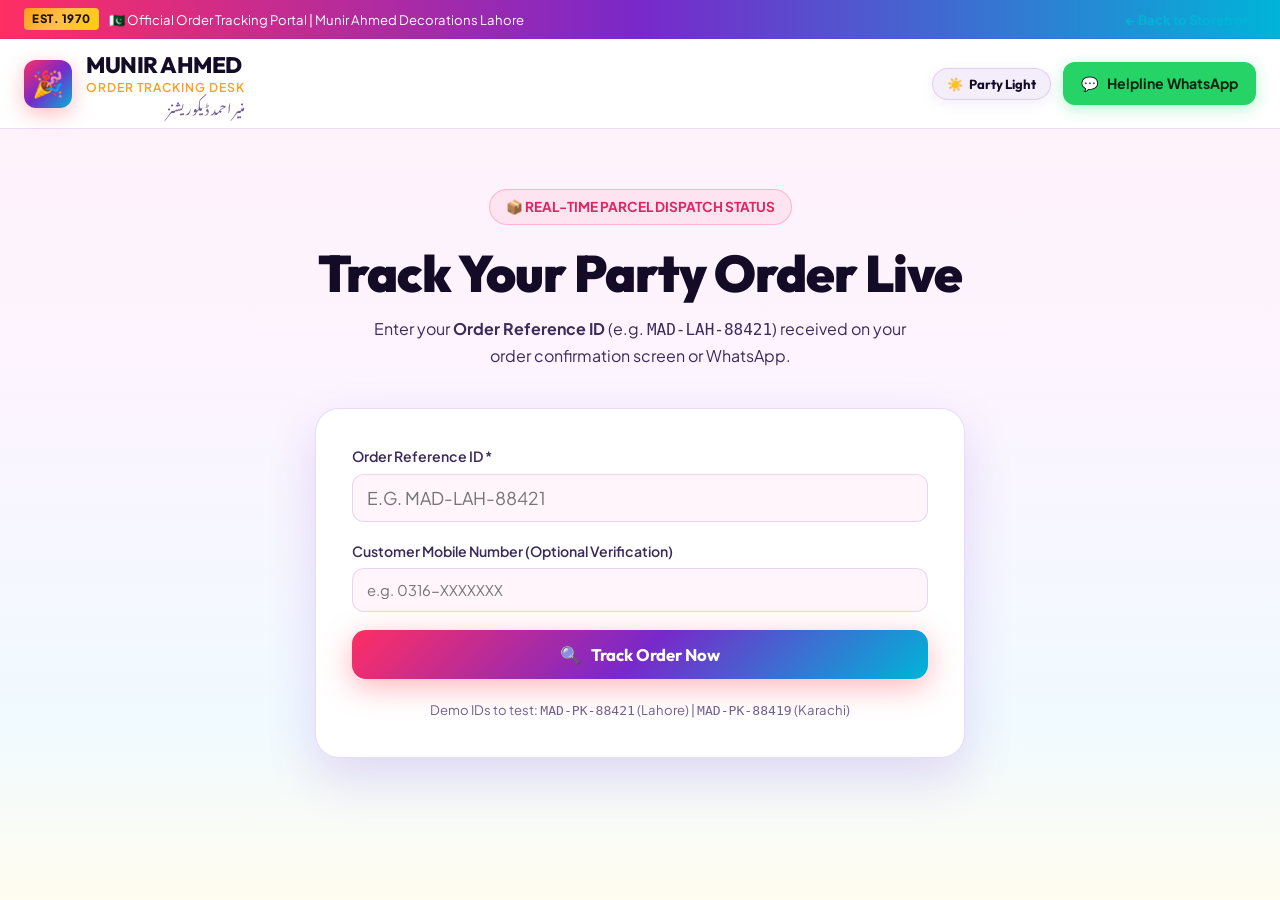
<file: track.html>
<!DOCTYPE html>
<html lang="en" dir="ltr">
<head>
  <meta charset="UTF-8">
  <meta name="viewport" content="width=device-width, initial-scale=1.0, viewport-fit=cover">
  <meta name="theme-color" content="#ff2e63">
  <title>Track Your Order | Munir Ahmed Decorations (منیر احمد ڈیکوریشنز)</title>
  
  <meta name="description" content="Track your party supplies, balloons, and decoration order live from Munir Ahmed Decorations Lahore warehouse. Real-time TCS, Leopards & Trax dispatch status.">
  <link rel="dns-prefetch" href="https://fonts.googleapis.com">
  <link rel="dns-prefetch" href="https://fonts.gstatic.com">
  <link rel="preconnect" href="https://fonts.googleapis.com">
  <link rel="preconnect" href="https://fonts.gstatic.com" crossorigin>
  <link rel="stylesheet" href="https://fonts.googleapis.com/css2?family=Outfit:wght@400;500;600;700;800;900&family=Plus+Jakarta+Sans:wght@300;400;500;600;700;800&family=Noto+Nastaliq+Urdu:wght@400;700&display=swap">
  <link rel="stylesheet" href="css/styles.css?v=4.0">
  <style>
    @media (max-width: 600px) {
      .track-hero { padding: 30px 14px 20px !important; }
      .track-hero .hero-title { font-size: 1.85rem !important; }
      .track-search-card { padding: 20px 16px !important; border-radius: 18px !important; }
      .track-result-card { padding: 20px 16px !important; border-radius: 18px !important; }
      .status-timeline { flex-direction: column; gap: 20px; align-items: flex-start; margin: 24px 0 20px; }
      .status-timeline::before { top: 0; bottom: 0; left: 19px; right: auto; width: 3px; height: 100%; }
      .timeline-step { display: flex; align-items: center; gap: 14px; text-align: left; }
      .step-icon-bubble { margin: 0; flex-shrink: 0; }
    }
    .track-hero {
      padding: 60px 0 40px;
      text-align: center;
    }
    .track-search-card {
      background: var(--bg-card);
      border: 1px solid var(--border-subtle);
      border-radius: 24px;
      padding: 36px;
      max-width: 650px;
      margin: 0 auto 40px;
      box-shadow: var(--shadow-lg);
    }
    .track-result-card {
      background: var(--bg-card);
      border: 1px solid rgba(108, 92, 231, 0.4);
      border-radius: 24px;
      padding: 36px;
      max-width: 780px;
      margin: 0 auto 60px;
      box-shadow: var(--shadow-lg), 0 0 40px rgba(108, 92, 231, 0.15);
      display: none;
    }
    .status-timeline {
      display: flex;
      justify-content: space-between;
      position: relative;
      margin: 36px 0 30px;
    }
    .status-timeline::before {
      content: '';
      position: absolute;
      top: 18px;
      left: 30px;
      right: 30px;
      height: 4px;
      background: var(--border-subtle);
      z-index: 1;
    }
    .timeline-step {
      position: relative;
      z-index: 2;
      text-align: center;
      flex: 1;
    }
    .step-icon-bubble {
      width: 40px;
      height: 40px;
      border-radius: 50%;
      background: var(--bg-input);
      border: 3px solid var(--border-subtle);
      display: flex;
      align-items: center;
      justify-content: center;
      margin: 0 auto 10px;
      font-size: 1.1rem;
      color: var(--text-main);
      transition: all 0.3s ease;
    }
    .timeline-step.completed .step-icon-bubble {
      background: #2ed573;
      border-color: #2ed573;
      color: #fff;
      box-shadow: 0 0 15px rgba(46, 213, 115, 0.5);
    }
    .timeline-step.active .step-icon-bubble {
      background: var(--party-coral);
      border-color: var(--party-coral);
      color: #fff;
      box-shadow: 0 0 15px rgba(255, 71, 87, 0.6);
      animation: pulseBubble 1.5s infinite;
    }
    @keyframes pulseBubble {
      0%, 100% { transform: scale(1); }
      50% { transform: scale(1.1); }
    }
    .step-label {
      font-size: 0.82rem;
      font-weight: 700;
      color: var(--text-secondary);
    }
    .timeline-step.completed .step-label,
    .timeline-step.active .step-label {
      color: var(--brand-heading-color);
    }
    .order-items-table {
      width: 100%;
      border-collapse: collapse;
      margin-top: 18px;
      font-size: 0.9rem;
    }
    .order-items-table th, .order-items-table td {
      padding: 10px 14px;
      text-align: left;
      border-bottom: 1px solid var(--border-subtle);
    }
    .order-items-table th {
      background: var(--bg-input);
      color: var(--text-muted);
    }
  </style>
</head>
<body>

  <!-- Top Announcement Bar -->
  <div class="top-announcement">
    <div class="announcement-left">
      <span class="badge-trust">EST. 1970</span>
      <span>🇵🇰 Official Order Tracking Portal | Munir Ahmed Decorations Lahore</span>
    </div>
    <div class="announcement-right">
      <a href="index.html" style="color:var(--party-cyan); text-decoration:none; font-weight:700; font-size:0.82rem;">
        ← Back to Storefront
      </a>
    </div>
  </div>

  <!-- Header -->
  <header class="main-header">
    <div class="nav-container">
      <a href="index.html" class="brand-wrapper">
        <div class="brand-icon-box">🎉</div>
        <div class="brand-title-box">
          <span class="brand-name">MUNIR AHMED</span>
          <span class="brand-sub">ORDER TRACKING DESK</span>
          <span class="brand-urdu font-urdu">منیر احمد ڈیکوریشنز</span>
        </div>
      </a>

      <div class="nav-actions">
        <button id="btn-theme-toggle" class="btn-theme-toggle" title="Switch Theme (Party Light / Disco Dark)">
          <span>☀️</span>
          <span>Party Light</span>
        </button>
        <a href="https://wa.me/923164898176" target="_blank" class="btn-whatsapp-nav">
          <span>💬</span>
          <span>Helpline WhatsApp</span>
        </a>
      </div>
    </div>
  </header>

  <main class="container">
    <section class="track-hero">
      <span class="hero-pill">📦 REAL-TIME PARCEL DISPATCH STATUS</span>
      <h1 class="hero-title">Track Your Party Order Live</h1>
      <p style="color:var(--text-secondary); max-width:550px; margin:0 auto;">
        Enter your <strong>Order Reference ID</strong> (e.g. <code>MAD-LAH-88421</code>) received on your order confirmation screen or WhatsApp.
      </p>
    </section>

    <!-- Search Form Card -->
    <div class="track-search-card">
      <form id="track-form" onsubmit="handleTrackSubmit(event)">
        <div class="form-group">
          <label for="track-order-id">Order Reference ID *</label>
          <input type="text" id="track-order-id" class="form-input" placeholder="e.g. MAD-LAH-88421" required style="font-size:1.1rem; text-transform:uppercase;">
        </div>

        <div class="form-group">
          <label for="track-phone">Customer Mobile Number (Optional Verification)</label>
          <input type="tel" id="track-phone" class="form-input" placeholder="e.g. 0316-XXXXXXX">
        </div>

        <button type="submit" class="btn-primary-party" style="width:100%; justify-content:center; padding:14px; font-size:1.05rem;">
          <span>🔍</span>
          <span>Track Order Now</span>
        </button>
      </form>

      <div style="margin-top:20px; font-size:0.82rem; color:var(--text-muted); text-align:center;">
        Demo IDs to test: <code>MAD-PK-88421</code> (Lahore) | <code>MAD-PK-88419</code> (Karachi)
      </div>
    </div>

    <!-- Live Result Card -->
    <div id="track-result-card" class="track-result-card">
      <div style="display:flex; justify-content:space-between; align-items:flex-start; flex-wrap:wrap; gap:16px; border-bottom:1px solid var(--border-subtle); padding-bottom:18px;">
        <div>
          <span style="font-size:0.8rem; color:var(--text-muted); text-transform:uppercase; letter-spacing:1px;">Tracking Result for:</span>
          <h2 id="res-order-id" style="font-family:var(--font-heading); font-size:1.8rem; color:#fff;">MAD-PK-88421</h2>
          <span id="res-date" style="font-size:0.82rem; color:var(--text-secondary);">Booked: Oct 12, 2026</span>
        </div>

        <div style="text-align:right;">
          <span id="res-status-badge" class="badge-featured" style="position:static; font-size:0.9rem; padding:6px 14px;">
            Confirmed & Packing
          </span>
          <div id="res-courier-info" style="font-size:0.82rem; color:var(--party-cyan); margin-top:6px;">
            Courier: TCS Express Pakistan
          </div>
        </div>
      </div>

      <!-- Timeline -->
      <div class="status-timeline">
        <div class="timeline-step completed" id="step-1">
          <div class="step-icon-bubble">✓</div>
          <div class="step-label">Order Placed</div>
        </div>
        <div class="timeline-step active" id="step-2">
          <div class="step-icon-bubble">📦</div>
          <div class="step-label">Packing in Warehouse</div>
        </div>
        <div class="timeline-step" id="step-3">
          <div class="step-icon-bubble">🚚</div>
          <div class="step-label">Dispatched (Rider)</div>
        </div>
        <div class="timeline-step" id="step-4">
          <div class="step-icon-bubble">🏠</div>
          <div class="step-label">Delivered</div>
        </div>
      </div>

      <!-- Customer & Shipping Summary -->
      <div style="display:grid; grid-template-columns:1fr 1fr; gap:20px; background:#0d1120; border-radius:16px; padding:20px; margin:24px 0; border:1px solid var(--border-subtle);">
        <div>
          <h4 style="font-size:0.92rem; color:#ffc048; margin-bottom:8px;">Customer & Delivery Info</h4>
          <div id="res-cust-name" style="font-weight:700; color:#fff;">Ali Raza</div>
          <div id="res-cust-phone" style="font-size:0.85rem; color:var(--text-secondary);">0316-1234567</div>
          <div id="res-cust-address" style="font-size:0.85rem; color:var(--text-muted); margin-top:4px;">House 12, Street 4, Gulberg III, Lahore</div>
        </div>

        <div>
          <h4 style="font-size:0.92rem; color:#ffc048; margin-bottom:8px;">Payment Details</h4>
          <div>Method: <strong id="res-payment-method" style="color:#fff;">JazzCash Direct</strong></div>
          <div>Status: <span id="res-payment-status" style="color:#2ed573; font-weight:700;">Payment Verified</span></div>
          <div style="margin-top:6px; font-size:1.15rem; font-weight:800; color:#fff;">
            Total: <span class="gold-text" id="res-order-total">PKR 0</span>
          </div>
        </div>
      </div>

      <!-- Items Ordered -->
      <h4 style="font-family:var(--font-heading); color:#fff; margin-bottom:8px;">Items in this Parcel</h4>
      <table class="order-items-table">
        <thead>
          <tr>
            <th>Item</th>
            <th>Qty</th>
            <th>Unit Price</th>
            <th>Total</th>
          </tr>
        </thead>
        <tbody id="res-items-tbody">
          <!-- Injected dynamically -->
        </tbody>
      </table>

      <!-- WhatsApp Help Button -->
      <div style="margin-top:28px; text-align:center;">
        <a id="res-whatsapp-link" href="#" target="_blank" class="btn-whatsapp-cart" style="display:inline-flex; padding:12px 24px; text-decoration:none;">
          <span>💬</span>
          <span>Inquire About this Order via WhatsApp</span>
        </a>
      </div>
    </div>
  </main>

  <!-- JavaScript Modules -->
  <script src="js/security.js?v=4.0"></script>
  <script src="js/data.js?v=4.0"></script>
  <script src="js/store.js?v=4.0"></script>
  <script>
    function handleTrackSubmit(event) {
      event.preventDefault();
      const orderIdInput = document.getElementById('track-order-id').value.trim().toUpperCase();
      const phoneInput = document.getElementById('track-phone').value.trim();

      const orders = window.Store.getOrders();
      const found = orders.find(o => 
        o.orderId.toUpperCase() === orderIdInput ||
        o.orderId.toUpperCase().includes(orderIdInput)
      );

      const resultCard = document.getElementById('track-result-card');

      if (!found) {
        alert('Order ID not found in database. Please check your order ID or contact shop WhatsApp at 0316-4898176.');
        resultCard.style.display = 'none';
        return;
      }

      // Populate Result Card
      document.getElementById('res-order-id').innerText = found.orderId;
      document.getElementById('res-date').innerText = 'Booked: ' + new Date(found.date).toLocaleDateString('en-PK', {
        year: 'numeric', month: 'short', day: 'numeric', hour: '2-digit', minute: '2-digit'
      });
      document.getElementById('res-status-badge').innerText = found.orderStatus || 'Confirmed & Packing';
      document.getElementById('res-cust-name').innerText = found.customer.name;
      document.getElementById('res-cust-phone').innerText = found.customer.phone;
      document.getElementById('res-cust-address').innerText = found.customer.address;
      document.getElementById('res-payment-method').innerText = (found.paymentMethod || 'JAZZCASH').toUpperCase();
      document.getElementById('res-payment-status').innerText = found.paymentStatus || 'Verified';
      document.getElementById('res-order-total').innerText = 'PKR ' + (found.total || found.subtotal).toLocaleString();

      // Timeline Steps
      const s1 = document.getElementById('step-1');
      const s2 = document.getElementById('step-2');
      const s3 = document.getElementById('step-3');
      const s4 = document.getElementById('step-4');

      [s1, s2, s3, s4].forEach(s => { s.classList.remove('completed', 'active'); });
      s1.classList.add('completed');

      const st = (found.orderStatus || '').toLowerCase();
      if (st.includes('pack')) {
        s2.classList.add('active');
      } else if (st.includes('dispatch') || st.includes('tcs') || st.includes('rider')) {
        s2.classList.add('completed');
        s3.classList.add('active');
      } else if (st.includes('deliver')) {
        s2.classList.add('completed');
        s3.classList.add('completed');
        s4.classList.add('completed');
      } else {
        s2.classList.add('active');
      }

      // Items Table
      const tbody = document.getElementById('res-items-tbody');
      tbody.innerHTML = (found.items || []).map(i => `
        <tr>
          <td><strong style="color:var(--brand-heading-color);">${i.title}</strong></td>
          <td>${i.quantity}</td>
          <td>PKR ${i.price.toLocaleString()}</td>
          <td style="color:var(--party-gold); font-weight:700;">PKR ${(i.price * i.quantity).toLocaleString()}</td>
        </tr>
      `).join('');

      // WhatsApp Link
      const waMsg = `Assalam o Alaikum! I am checking status of my order ${found.orderId} (Customer: ${found.customer.name}, City: ${found.customer.city}). Please provide courier tracking update!`;
      document.getElementById('res-whatsapp-link').href = `https://wa.me/923164898176?text=${encodeURIComponent(waMsg)}`;

      resultCard.style.display = 'block';
      resultCard.scrollIntoView({ behavior: 'smooth' });
    }

    // Theme Toggle Handler
    (function initTheme() {
      const saved = localStorage.getItem('munir_party_theme') || 'light';
      function applyTheme(theme) {
        if (theme === 'dark') {
          document.documentElement.setAttribute('data-theme', 'dark');
        } else {
          document.documentElement.removeAttribute('data-theme');
        }
        const btn = document.getElementById('btn-theme-toggle');
        if (btn) {
          btn.innerHTML = theme === 'dark' ? '<span>🌙</span><span>Disco Dark</span>' : '<span>☀️</span><span>Party Light</span>';
          btn.classList.toggle('dark-active', theme === 'dark');
        }
      }
      applyTheme(saved);
      const btn = document.getElementById('btn-theme-toggle');
      if (btn) {
        btn.addEventListener('click', () => {
          const current = localStorage.getItem('munir_party_theme') || 'light';
          const next = current === 'light' ? 'dark' : 'light';
          localStorage.setItem('munir_party_theme', next);
          applyTheme(next);
        });
      }
    })();
  </script>
</body>
</html>
</file>
<file: css/styles.css>
/* ===================================================================
   MUNIR AHMED DECORATIONS (منیر احمد ڈیکوریشنز)
   Premier Party Supplies & Balloon House Pakistan
   Modern Vibrant Party E-Commerce Design System
   =================================================================== */

:root {
  /* ===================================================================
     LIGHT PARTY DAY MODE (Default: Bright, Celebratory Carnival Colors)
     =================================================================== */
  --bg-deep: #fff0f7;
  --bg-surface: #ffffff;
  --bg-card: #ffffff;
  --bg-card-hover: #fff7fb;
  --bg-glass: rgba(255, 255, 255, 0.95);
  --bg-input: #fff5fa;
  --bg-item: #fdf2f8;
  --bg-drawer: #ffffff;
  --bg-footer: #fff1f7;
  
  /* Authentic Bright Party Celebration Colors */
  --party-coral: #ff2e63;
  --party-pink: #ff1493;
  --party-magenta: #e0245e;
  --party-purple: #7928ca;
  --party-gold: #ff9f1c;
  --party-yellow: #ffd000;
  --party-cyan: #00b4d8;
  --party-mint: #06d6a0;
  --party-orange: #ff5722;
  
  /* Gradients */
  --gradient-festive: linear-gradient(135deg, #ff2e63 0%, #7928ca 50%, #00b4d8 100%);
  --gradient-gold: linear-gradient(135deg, #ff9f1c 0%, #ffc048 50%, #ffd000 100%);
  --gradient-purple: linear-gradient(135deg, #7928ca 0%, #a855f7 100%);
  --gradient-coral: linear-gradient(135deg, #ff2e63 0%, #ff6b81 100%);
  --gradient-mint: linear-gradient(135deg, #06d6a0 0%, #00b4d8 100%);
  --gradient-birthday: linear-gradient(135deg, #ff1493 0%, #ff758c 50%, #ffd000 100%);
  --gradient-shaadi: linear-gradient(135deg, #d90429 0%, #f77f00 50%, #10b981 100%);

  /* Typography Colors - High Contrast on Bright Background */
  --text-main: #140b26;
  --text-secondary: #3d2a5c;
  --text-muted: #725f91;
  --text-accent: #ff2e63;
  --brand-heading-color: #140b26;

  /* Borders & Glows */
  --border-subtle: rgba(121, 40, 202, 0.16);
  --border-glow: rgba(255, 46, 99, 0.4);
  --border-gold-glow: rgba(255, 159, 28, 0.45);

  /* Shadows */
  --shadow-sm: 0 4px 14px rgba(121, 40, 202, 0.08);
  --shadow-md: 0 10px 30px rgba(121, 40, 202, 0.12);
  --shadow-lg: 0 20px 50px rgba(121, 40, 202, 0.16);
  --shadow-neon: 0 0 25px rgba(255, 46, 99, 0.35);
  --shadow-gold: 0 0 25px rgba(255, 159, 28, 0.35);

  /* Clean Fast GPU-Accelerated Background Gradient */
  --bg-body-gradient: linear-gradient(180deg, #fff2f8 0%, #fdf4ff 40%, #f0faff 80%, #fffcf0 100%);

  --top-announcement-bg: linear-gradient(90deg, #ff2e63 0%, #7928ca 50%, #00b4d8 100%);
  --top-announcement-color: #ffffff;
  --header-bg: rgba(255, 255, 255, 0.95);
  --hero-card-bg: linear-gradient(135deg, rgba(255, 255, 255, 0.98) 0%, rgba(255, 243, 250, 0.98) 100%);
  --hero-card-border: rgba(255, 46, 99, 0.3);
  --product-card-bg: #ffffff;
  --product-card-border: rgba(121, 40, 202, 0.15);
  --modal-bg: #ffffff;
  --modal-border: rgba(121, 40, 202, 0.2);
  --spec-card-bg: #fff5fa;
  --security-box-bg: #ffffff;

  /* Fonts */
  --font-heading: 'Outfit', sans-serif;
  --font-body: 'Plus Jakarta Sans', sans-serif;
  --font-urdu: 'Noto Nastaliq Urdu', serif;
  --spring: cubic-bezier(0.16, 1, 0.3, 1);
}

/* ===================================================================
   DISCO NIGHT / DARK MODE (Neon Rave, Disco Strobe Lights)
   =================================================================== */
[data-theme="dark"] {
  --bg-deep: #0a0618;
  --bg-surface: #130b2e;
  --bg-card: #1c103e;
  --bg-card-hover: #291857;
  --bg-glass: rgba(19, 11, 46, 0.94);
  --bg-input: #12092c;
  --bg-item: #190e3c;
  --bg-drawer: #130b2e;
  --bg-footer: #0a0618;

  --party-coral: #ff4757;
  --party-pink: #ff2a85;
  --party-magenta: #ff007f;
  --party-purple: #9b51e0;
  --party-gold: #ffb703;
  --party-yellow: #ffd32a;
  --party-cyan: #00f2fe;
  --party-mint: #2ed573;
  --party-orange: #ff793f;

  --gradient-festive: linear-gradient(135deg, #ff4757 0%, #9b51e0 50%, #00f2fe 100%);
  --gradient-gold: linear-gradient(135deg, #ffb703 0%, #ffc048 50%, #ffd32a 100%);
  --gradient-purple: linear-gradient(135deg, #9b51e0 0%, #b33939 100%);
  --gradient-coral: linear-gradient(135deg, #ff4757 0%, #ff6b81 100%);
  --gradient-mint: linear-gradient(135deg, #2ed573 0%, #7bed9f 100%);
  --gradient-birthday: linear-gradient(135deg, #ff2a85 0%, #ff758c 50%, #ffd32a 100%);
  --gradient-shaadi: linear-gradient(135deg, #ff3838 0%, #ffb703 50%, #2ed573 100%);

  --text-main: #ffffff;
  --text-secondary: #d6cced;
  --text-muted: #998bb5;
  --text-accent: #ffd32a;
  --brand-heading-color: #ffffff;

  --border-subtle: rgba(255, 255, 255, 0.14);
  --border-glow: rgba(155, 81, 224, 0.5);
  --border-gold-glow: rgba(255, 183, 3, 0.5);

  --shadow-sm: 0 4px 14px rgba(0, 0, 0, 0.4);
  --shadow-md: 0 10px 30px rgba(0, 0, 0, 0.5);
  --shadow-lg: 0 20px 50px rgba(0, 0, 0, 0.65);
  --shadow-neon: 0 0 30px rgba(155, 81, 224, 0.5);
  --shadow-gold: 0 0 30px rgba(255, 183, 3, 0.45);

  --bg-body-gradient: linear-gradient(180deg, #0a0618 0%, #150b33 50%, #0a0618 100%);

  --top-announcement-bg: linear-gradient(90deg, #180f38 0%, #291353 50%, #180f38 100%);
  --top-announcement-color: #ffd32a;
  --header-bg: rgba(10, 6, 24, 0.95);
  --hero-card-bg: linear-gradient(135deg, rgba(28, 16, 62, 0.94) 0%, rgba(20, 11, 46, 0.98) 100%);
  --hero-card-border: rgba(155, 81, 224, 0.45);
  --product-card-bg: linear-gradient(145deg, #181036, #1e1344);
  --product-card-border: rgba(155, 81, 224, 0.25);
  --modal-bg: #160e36;
  --modal-border: rgba(155, 81, 224, 0.3);
  --spec-card-bg: #1a103d;
  --security-box-bg: #140d30;
}

/* ===================================================================
   SPECIAL CELEBRATION PARTY MOOD PRESETS
   =================================================================== */
/* Birthday Bash Mood: Hot Bubblegum Pink & Gold */
[data-party-mood="birthday"] {
  --bg-deep: #fff0f6;
  --bg-body-gradient: linear-gradient(180deg, #fff0f6 0%, #fdf2f8 50%, #fff9e6 100%);
  --top-announcement-bg: linear-gradient(90deg, #ff1493 0%, #ff758c 50%, #ffd000 100%);
  --hero-card-border: rgba(255, 20, 147, 0.35);
  --border-glow: rgba(255, 20, 147, 0.4);
}

/* Shaadi & Mehndi Celebration Mood: Royal Gold, Marigold & Emerald */
[data-party-mood="shaadi"] {
  --bg-deep: #fffbf0;
  --bg-body-gradient: linear-gradient(180deg, #fffdf2 0%, #fff9eb 40%, #f0fdf4 80%, #fffbeb 100%);
  --top-announcement-bg: linear-gradient(90deg, #d90429 0%, #f77f00 50%, #10b981 100%);
  --hero-card-border: rgba(255, 159, 28, 0.4);
  --border-glow: rgba(255, 159, 28, 0.45);
}

/* Base Resets */
*, *::before, *::after {
  box-sizing: border-box;
  margin: 0;
  padding: 0;
}

html {
  font-size: 16px;
  width: 100%;
  max-width: 100vw;
  overflow-x: clip;
}

body {
  background-color: var(--bg-deep);
  color: var(--text-main);
  font-family: var(--font-body);
  line-height: 1.6;
  width: 100%;
  max-width: 100vw;
  overflow-x: clip;
  background-image: var(--bg-body-gradient);
  min-height: 100vh;
  position: relative;
  transition: background-color 0.2s ease, color 0.2s ease;
}

/* Custom Scrollbar */
::-webkit-scrollbar {
  width: 9px;
}
::-webkit-scrollbar-track {
  background: var(--bg-deep);
}
::-webkit-scrollbar-thumb {
  background: #2a3152;
  border-radius: 4px;
}
::-webkit-scrollbar-thumb:hover {
  background: var(--party-purple);
}

/* Confetti Canvas */
#confetti-canvas {
  position: fixed;
  top: 0;
  left: 0;
  width: 100%;
  height: 100%;
  pointer-events: none;
  z-index: 99999;
}

/* Helper Utilities */
.font-urdu {
  font-family: var(--font-urdu);
  direction: rtl;
  display: inline-block;
}

.gradient-text {
  background: var(--gradient-festive);
  -webkit-background-clip: text;
  -webkit-text-fill-color: transparent;
}

.gold-text {
  background: var(--gradient-gold);
  -webkit-background-clip: text;
  -webkit-text-fill-color: transparent;
}

/* Container */
.container {
  width: 100%;
  max-width: 1340px;
  margin: 0 auto;
  padding: 0 24px;
  position: relative;
  z-index: 1;
  box-sizing: border-box;
}

/* ===================================================================
   TOP ANNOUNCEMENT BAR
   =================================================================== */
.top-announcement {
  background: var(--top-announcement-bg);
  border-bottom: 1px solid var(--border-subtle);
  padding: 8px 24px;
  font-size: 0.82rem;
  color: var(--top-announcement-color);
  display: flex;
  align-items: center;
  justify-content: space-between;
  flex-wrap: wrap;
  gap: 12px;
  position: relative;
  z-index: 100;
}

.announcement-left {
  display: flex;
  align-items: center;
  gap: 10px;
}

.badge-trust {
  background: var(--gradient-gold);
  color: #1a1002;
  font-weight: 800;
  font-size: 0.72rem;
  padding: 2px 8px;
  border-radius: 4px;
  letter-spacing: 0.5px;
}

.announcement-right {
  display: flex;
  align-items: center;
  gap: 20px;
}


.switch-toggle {
  position: relative;
  display: inline-block;
  width: 38px;
  height: 20px;
}

.switch-toggle input {
  opacity: 0;
  width: 0;
  height: 0;
}

.slider-round {
  position: absolute;
  cursor: pointer;
  top: 0; left: 0; right: 0; bottom: 0;
  background-color: #2e385e;
  transition: 0.3s;
  border-radius: 20px;
}

.slider-round:before {
  position: absolute;
  content: "";
  height: 14px;
  width: 14px;
  left: 3px;
  bottom: 3px;
  background-color: white;
  transition: 0.3s;
  border-radius: 50%;
}

input:checked + .slider-round {
  background: var(--gradient-festive);
}

input:checked + .slider-round:before {
  transform: translateX(18px);
}

/* Cyber Sentinel Indicator */
.security-status-indicator {
  display: flex;
  align-items: center;
  gap: 6px;
  font-size: 0.78rem;
  color: #2ed573;
  font-weight: 600;
  background: rgba(46, 213, 115, 0.1);
  padding: 3px 10px;
  border-radius: 20px;
  border: 1px solid rgba(46, 213, 115, 0.25);
}

.security-dot {
  width: 7px;
  height: 7px;
  background: #2ed573;
  border-radius: 50%;
  box-shadow: 0 0 8px #2ed573;
  animation: pulseDot 1.8s infinite;
}

@keyframes pulseDot {
  0%, 100% { opacity: 1; transform: scale(1); }
  50% { opacity: 0.5; transform: scale(0.85); }
}

/* ===================================================================
   MAIN HEADER & NAVIGATION
   =================================================================== */
.main-header {
  position: sticky;
  top: 0;
  background: var(--header-bg);
  backdrop-filter: blur(16px);
  -webkit-backdrop-filter: blur(16px);
  border-bottom: 1px solid var(--border-subtle);
  z-index: 1000;
  transition: all 0.3s ease;
}

.nav-container {
  display: flex;
  align-items: center;
  justify-content: space-between;
  padding: 14px 24px;
  max-width: 1340px;
  margin: 0 auto;
  gap: 16px;
}

/* Brand Identity */
.brand-wrapper {
  display: flex;
  align-items: center;
  gap: 14px;
  text-decoration: none;
  color: inherit;
}

.brand-icon-box {
  width: 48px;
  height: 48px;
  background: var(--gradient-festive);
  border-radius: 12px;
  display: flex;
  align-items: center;
  justify-content: center;
  font-size: 1.6rem;
  box-shadow: 0 6px 20px rgba(255, 71, 87, 0.35);
  animation: iconBounce 3s ease-in-out infinite;
}

@keyframes iconBounce {
  0%, 100% { transform: translateY(0); }
  50% { transform: translateY(-4px); }
}

.brand-title-box {
  display: flex;
  flex-direction: column;
}

.brand-name {
  font-family: var(--font-heading);
  font-size: 1.4rem;
  font-weight: 800;
  letter-spacing: -0.5px;
  line-height: 1.1;
  color: var(--brand-heading-color);
  transition: color 0.3s ease;
}

.brand-sub {
  font-size: 0.76rem;
  font-weight: 600;
  letter-spacing: 1px;
  text-transform: uppercase;
  color: #ff9f1c;
}

.brand-urdu {
  font-size: 0.85rem;
  color: var(--text-muted);
  line-height: 1.2;
}

/* Nav Links */
.nav-links {
  display: flex;
  align-items: center;
  list-style: none;
  gap: 24px;
}

.nav-link {
  text-decoration: none;
  color: var(--text-secondary);
  font-weight: 600;
  font-size: 0.92rem;
  transition: color 0.2s ease;
  position: relative;
  padding: 6px 0;
}

.nav-link:hover, .nav-link.active {
  color: var(--party-coral);
}

.nav-link.active::after {
  content: '';
  position: absolute;
  bottom: 0;
  left: 0;
  width: 100%;
  height: 2px;
  background: var(--gradient-festive);
  border-radius: 2px;
}

/* Nav Actions */
.nav-actions {
  display: flex;
  align-items: center;
  gap: 12px;
}

/* Party Light / Dark Theme Switcher Button */
.btn-theme-toggle {
  background: rgba(121, 40, 202, 0.08);
  border: 1px solid var(--border-subtle);
  color: var(--text-main);
  font-family: var(--font-heading);
  font-size: 0.82rem;
  font-weight: 700;
  padding: 7px 14px;
  border-radius: 20px;
  cursor: pointer;
  display: inline-flex;
  align-items: center;
  gap: 6px;
  transition: all 0.25s var(--spring);
  box-shadow: var(--shadow-sm);
}

.btn-theme-toggle:hover {
  transform: translateY(-2px);
  background: var(--party-purple);
  color: #fff;
  border-color: var(--party-purple);
  box-shadow: 0 4px 15px rgba(121, 40, 202, 0.4);
}

.btn-theme-toggle.dark-active {
  background: rgba(155, 81, 224, 0.2);
  border-color: var(--party-purple);
}

.btn-cart-trigger {
  position: relative;
  background: var(--bg-card);
  border: 1px solid var(--border-subtle);
  color: var(--text-main);
  width: 44px;
  height: 44px;
  border-radius: 12px;
  display: flex;
  align-items: center;
  justify-content: center;
  font-size: 1.25rem;
  cursor: pointer;
  transition: all 0.25s var(--spring);
}

.btn-cart-trigger:hover {
  background: #252e55;
  border-color: var(--party-purple);
  transform: translateY(-2px);
}

.cart-count-badge {
  position: absolute;
  top: -5px;
  right: -5px;
  background: var(--party-coral);
  color: #fff;
  font-size: 0.72rem;
  font-weight: 800;
  width: 22px;
  height: 22px;
  border-radius: 50%;
  display: flex;
  align-items: center;
  justify-content: center;
  border: 2px solid var(--bg-deep);
  box-shadow: 0 2px 8px rgba(255, 71, 87, 0.5);
  animation: badgePop 0.3s ease;
}

@keyframes badgePop {
  0% { transform: scale(0); }
  80% { transform: scale(1.2); }
  100% { transform: scale(1); }
}

.btn-whatsapp-nav {
  display: inline-flex;
  align-items: center;
  gap: 8px;
  background: #25d366;
  color: #0b2210;
  font-weight: 700;
  font-size: 0.88rem;
  padding: 10px 18px;
  border-radius: 12px;
  text-decoration: none;
  transition: all 0.25s var(--spring);
  box-shadow: 0 4px 15px rgba(37, 211, 102, 0.3);
}

.btn-whatsapp-nav:hover {
  background: #20ba59;
  transform: translateY(-2px);
  box-shadow: 0 8px 25px rgba(37, 211, 102, 0.45);
}

/* ===================================================================
   HERO BANNER
   =================================================================== */
.hero-banner {
  padding: 50px 0 40px;
  position: relative;
  overflow: hidden;
}

.hero-card {
  background: var(--hero-card-bg);
  border: 1.5px solid var(--hero-card-border);
  border-radius: 28px;
  padding: 48px;
  box-shadow: var(--shadow-lg), 0 0 50px rgba(255, 46, 99, 0.12);
  position: relative;
  overflow: hidden;
  display: grid;
  grid-template-columns: 1.25fr 0.95fr;
  gap: 40px;
  align-items: center;
  color: var(--text-main);
}

.hero-card::before {
  content: '';
  position: absolute;
  top: -50%;
  left: -20%;
  width: 600px;
  height: 600px;
  background: radial-gradient(circle, rgba(255, 46, 99, 0.12) 0%, transparent 65%);
  pointer-events: none;
}

.hero-card::after {
  content: '';
  position: absolute;
  bottom: -40%;
  right: -10%;
  width: 500px;
  height: 500px;
  background: radial-gradient(circle, rgba(0, 180, 216, 0.10) 0%, transparent 65%);
  pointer-events: none;
}

.hero-pill {
  display: inline-flex;
  align-items: center;
  gap: 8px;
  background: rgba(255, 46, 99, 0.08);
  border: 1px solid rgba(255, 46, 99, 0.25);
  padding: 6px 16px;
  border-radius: 30px;
  font-size: 0.85rem;
  font-weight: 700;
  color: var(--party-magenta);
  margin-bottom: 20px;
}

[data-theme="dark"] .hero-pill {
  background: rgba(255, 255, 255, 0.07);
  border-color: rgba(255, 255, 255, 0.15);
  color: #ffc048;
}

.hero-title {
  font-family: var(--font-heading);
  font-size: 3.2rem;
  font-weight: 900;
  line-height: 1.12;
  letter-spacing: -1px;
  margin-bottom: 14px;
  color: var(--brand-heading-color);
}

.hero-urdu-slogan {
  font-size: 1.35rem;
  color: var(--party-coral);
  margin-bottom: 18px;
  line-height: 1.7;
  font-weight: 700;
}

[data-theme="dark"] .hero-urdu-slogan {
  color: #ffc048;
}

.hero-desc {
  font-size: 1.05rem;
  color: var(--text-secondary);
  margin-bottom: 28px;
  max-width: 560px;
  line-height: 1.6;
}

.hero-buttons {
  display: flex;
  align-items: center;
  gap: 16px;
  flex-wrap: wrap;
  margin-bottom: 32px;
}

.btn-primary-party {
  display: inline-flex;
  align-items: center;
  gap: 10px;
  background: var(--gradient-festive);
  color: #fff;
  font-family: var(--font-heading);
  font-weight: 700;
  font-size: 1.05rem;
  padding: 14px 30px;
  border-radius: 14px;
  text-decoration: none;
  border: none;
  cursor: pointer;
  box-shadow: 0 8px 30px rgba(255, 71, 87, 0.4);
  transition: all 0.3s var(--spring);
}

.btn-primary-party:hover {
  transform: translateY(-3px) scale(1.02);
  box-shadow: 0 12px 35px rgba(255, 71, 87, 0.55);
}

.btn-secondary-party {
  display: inline-flex;
  align-items: center;
  gap: 10px;
  background: var(--bg-surface);
  border: 1.5px solid var(--border-subtle);
  color: var(--text-main);
  font-family: var(--font-heading);
  font-weight: 700;
  font-size: 1.05rem;
  padding: 14px 26px;
  border-radius: 14px;
  text-decoration: none;
  cursor: pointer;
  box-shadow: var(--shadow-sm);
  transition: all 0.3s var(--spring);
}

.btn-secondary-party:hover {
  background: var(--bg-card-hover);
  border-color: var(--party-coral);
  color: var(--party-coral);
  transform: translateY(-3px);
}

[data-theme="dark"] .btn-secondary-party {
  background: rgba(255, 255, 255, 0.08);
  border: 1px solid rgba(255, 255, 255, 0.2);
  color: #fff;
}

/* Hero Feature Badges */
.hero-features-row {
  display: flex;
  align-items: center;
  gap: 24px;
  flex-wrap: wrap;
  border-top: 1px solid var(--border-subtle);
  padding-top: 20px;
}

.hero-feature-item {
  display: flex;
  align-items: center;
  gap: 8px;
  font-size: 0.85rem;
  font-weight: 600;
  color: var(--text-secondary);
}

.feature-icon-circle {
  width: 28px;
  height: 28px;
  border-radius: 50%;
  background: rgba(121, 40, 202, 0.08);
  border: 1px solid var(--border-subtle);
  display: flex;
  align-items: center;
  justify-content: center;
  font-size: 0.9rem;
}

[data-theme="dark"] .feature-icon-circle {
  background: rgba(255, 255, 255, 0.08);
  border-color: rgba(255, 255, 255, 0.12);
}

/* Hero Image Collage Showcase */
.hero-visual-showcase {
  position: relative;
}

.hero-image-grid-box {
  position: relative;
  border-radius: 22px;
  overflow: hidden;
  border: 2px solid var(--border-subtle);
  box-shadow: var(--shadow-lg);
  aspect-ratio: 4 / 3;
}

.hero-image-grid-box img {
  width: 100%;
  height: 100%;
  object-fit: cover;
  display: block;
}

/* Floating Showcase Badges (Theme Aware) */
.hero-floating-tag {
  position: absolute;
  background: rgba(255, 255, 255, 0.98);
  border: 1.5px solid rgba(121, 40, 202, 0.2);
  padding: 10px 16px;
  border-radius: 16px;
  display: flex;
  align-items: center;
  gap: 10px;
  box-shadow: 0 8px 24px rgba(121, 40, 202, 0.12);
  z-index: 10;
  transition: transform 0.2s ease;
}

.hero-floating-tag.tag-top-right {
  top: 18px;
  right: -16px;
}

.hero-floating-tag.tag-bottom-left {
  bottom: 24px;
  left: -16px;
  animation-delay: -2s;
}

.hero-floating-tag.tag-bottom-right {
  bottom: -18px;
  right: 28px;
  animation-delay: -1s;
}

.tag-emoji {
  font-size: 1.3rem;
  line-height: 1;
}

.tag-text-block {
  display: flex;
  flex-direction: column;
}

.tag-badge-pill {
  font-size: 0.72rem;
  font-weight: 800;
  letter-spacing: 0.5px;
  text-transform: uppercase;
  margin-bottom: 2px;
}

.tag-badge-pill.pill-gold {
  color: #b45309; /* Deep readable gold on light surface */
}

.tag-badge-pill.pill-green {
  color: #047857; /* Deep readable emerald on light surface */
}

.tag-badge-pill.pill-coral {
  color: #be123c; /* Deep readable ruby coral on light surface */
}

.tag-label-sub {
  color: var(--text-main);
  font-size: 0.88rem;
  font-weight: 800;
  line-height: 1.2;
}

[data-theme="dark"] .hero-floating-tag {
  background: rgba(26, 16, 58, 0.98);
  border-color: rgba(155, 81, 224, 0.45);
  box-shadow: 0 8px 25px rgba(0, 0, 0, 0.5);
}

/* ===================================================================
   WARM WELCOME & CELEBRATIONS HOSPITALITY
   =================================================================== */
.section-welcome {
  padding: 30px 0 20px;
}

.welcome-card {
  background: var(--hero-card-bg);
  border: 1px solid var(--hero-card-border);
  border-radius: 24px;
  padding: 40px 36px;
  box-shadow: var(--shadow-md);
  position: relative;
  overflow: hidden;
}

.welcome-card::before {
  content: '';
  position: absolute;
  top: 0;
  left: 0;
  right: 0;
  height: 5px;
  background: var(--gradient-festive);
}

.welcome-header {
  text-align: center;
  max-width: 860px;
  margin: 0 auto 36px;
}

.welcome-pill {
  display: inline-flex;
  align-items: center;
  gap: 8px;
  background: rgba(255, 46, 99, 0.1);
  border: 1px solid rgba(255, 46, 99, 0.3);
  color: var(--party-coral);
  padding: 6px 18px;
  border-radius: 30px;
  font-size: 0.82rem;
  font-weight: 800;
  letter-spacing: 0.8px;
  margin-bottom: 14px;
}

.welcome-title {
  font-family: var(--font-heading);
  font-size: 2.4rem;
  font-weight: 800;
  letter-spacing: -0.5px;
  color: var(--brand-heading-color);
  margin-bottom: 8px;
  line-height: 1.2;
}

.welcome-urdu-title {
  font-size: 1.35rem;
  color: #ff9f1c;
  margin-bottom: 16px;
  line-height: 1.6;
}

.welcome-story {
  color: var(--text-secondary);
  font-size: 1.02rem;
  line-height: 1.65;
  margin: 0 auto;
}

.welcome-features-grid {
  display: grid;
  grid-template-columns: repeat(4, 1fr);
  gap: 20px;
  margin-bottom: 34px;
}

.welcome-feature-card {
  background: var(--bg-card);
  border: 1px solid var(--border-subtle);
  border-radius: 18px;
  padding: 22px 18px;
  display: flex;
  flex-direction: column;
  gap: 12px;
  transition: all 0.3s var(--spring);
  box-shadow: var(--shadow-sm);
}

.welcome-feature-card:hover {
  transform: translateY(-4px);
  border-color: var(--party-purple);
  box-shadow: var(--shadow-md);
}

.welcome-feature-icon-wrapper {
  width: 48px;
  height: 48px;
  border-radius: 14px;
  display: flex;
  align-items: center;
  justify-content: center;
  font-size: 1.5rem;
  transition: transform 0.3s ease;
}

.welcome-feature-card:hover .welcome-feature-icon-wrapper {
  transform: scale(1.1) rotate(6deg);
}

.feat-pink {
  background: linear-gradient(135deg, rgba(255, 46, 99, 0.16) 0%, rgba(255, 107, 129, 0.28) 100%);
  border: 1px solid rgba(255, 46, 99, 0.3);
}

.feat-mint {
  background: linear-gradient(135deg, rgba(6, 214, 160, 0.16) 0%, rgba(0, 180, 216, 0.28) 100%);
  border: 1px solid rgba(6, 214, 160, 0.3);
}

.feat-gold {
  background: linear-gradient(135deg, rgba(255, 159, 28, 0.16) 0%, rgba(255, 208, 0, 0.28) 100%);
  border: 1px solid rgba(255, 159, 28, 0.3);
}

.feat-purple {
  background: linear-gradient(135deg, rgba(121, 40, 202, 0.16) 0%, rgba(168, 85, 247, 0.28) 100%);
  border: 1px solid rgba(121, 40, 202, 0.3);
}

.welcome-feature-content h4 {
  font-family: var(--font-heading);
  font-size: 1.02rem;
  font-weight: 700;
  color: var(--brand-heading-color);
  margin-bottom: 6px;
  line-height: 1.3;
}

.welcome-feature-content p {
  font-size: 0.85rem;
  color: var(--text-secondary);
  line-height: 1.45;
  margin: 0;
}

.welcome-cta-row {
  display: flex;
  align-items: center;
  justify-content: center;
  gap: 16px;
  flex-wrap: wrap;
  padding-top: 10px;
}

.welcome-whatsapp-link {
  display: inline-flex;
  align-items: center;
  gap: 8px;
  background: #25d366;
  color: #082411;
  font-family: var(--font-heading);
  font-weight: 700;
  font-size: 0.95rem;
  padding: 12px 22px;
  border-radius: 14px;
  text-decoration: none;
  box-shadow: 0 4px 15px rgba(37, 211, 102, 0.3);
  transition: all 0.25s var(--spring);
}

.welcome-whatsapp-link:hover {
  background: #20ba59;
  transform: translateY(-2px);
  box-shadow: 0 8px 25px rgba(37, 211, 102, 0.45);
}

/* ===================================================================
   FEATURED CATEGORIES & DEPARTMENTS SECTION
   =================================================================== */
.section-categories {
  padding: 30px 0 40px;
}

.categories-grid {
  display: grid;
  grid-template-columns: repeat(auto-fill, minmax(180px, 1fr));
  gap: 16px;
}

.category-tile-card {
  background: var(--bg-card);
  border: 1px solid var(--border-subtle);
  border-radius: 20px;
  padding: 20px 14px;
  text-align: center;
  cursor: pointer;
  transition: all 0.3s var(--spring);
  text-decoration: none;
  color: inherit;
  display: flex;
  flex-direction: column;
  align-items: center;
  position: relative;
  overflow: hidden;
  box-shadow: var(--shadow-sm);
}

.category-tile-card::before {
  content: '';
  position: absolute;
  top: 0;
  left: 0;
  right: 0;
  height: 3px;
  background: var(--gradient-festive);
  opacity: 0;
  transition: opacity 0.3s ease;
}

.category-tile-card:hover, .category-tile-card.active {
  background: var(--bg-card-hover);
  border-color: var(--party-coral);
  transform: translateY(-5px);
  box-shadow: var(--shadow-md), 0 0 20px rgba(255, 46, 99, 0.15);
}

.category-tile-card:hover::before, .category-tile-card.active::before {
  opacity: 1;
}

.category-tile-icon-box {
  width: 58px;
  height: 58px;
  border-radius: 18px;
  background: linear-gradient(135deg, rgba(255, 46, 99, 0.12) 0%, rgba(121, 40, 202, 0.16) 100%);
  border: 1px solid rgba(255, 46, 99, 0.25);
  display: flex;
  align-items: center;
  justify-content: center;
  margin-bottom: 12px;
  box-shadow: 0 4px 12px rgba(121, 40, 202, 0.1);
  transition: transform 0.3s var(--spring);
}

.category-tile-card:hover .category-tile-icon-box,
.category-tile-card.active .category-tile-icon-box {
  transform: scale(1.12) rotate(4deg);
  background: var(--gradient-festive);
}

.category-tile-icon {
  font-size: 2rem;
  line-height: 1;
}

.category-tile-text {
  flex: 1;
  display: flex;
  flex-direction: column;
  gap: 4px;
  margin-bottom: 12px;
}

.category-tile-name {
  font-family: var(--font-heading);
  font-size: 0.96rem;
  font-weight: 700;
  color: var(--brand-heading-color);
  line-height: 1.25;
}

.category-tile-urdu {
  font-size: 0.84rem;
  color: var(--party-coral);
  line-height: 1.3;
}

.category-tile-footer {
  display: flex;
  align-items: center;
  gap: 8px;
  width: 100%;
  justify-content: center;
}

.category-tile-count {
  font-size: 0.74rem;
  background: rgba(121, 40, 202, 0.08);
  border: 1px solid var(--border-subtle);
  padding: 3px 10px;
  border-radius: 12px;
  color: var(--text-main);
  font-weight: 700;
}

.category-tile-arrow {
  font-size: 0.75rem;
  color: var(--party-coral);
  font-weight: 700;
  transition: transform 0.2s ease;
}

.category-tile-card:hover .category-tile-arrow {
  transform: translateX(3px);
}

/* ===================================================================
   MOST POPULAR ITEMS & BESTSELLERS SECTION
   =================================================================== */
.section-popular {
  padding: 30px 0 50px;
  position: relative;
}

.popular-header-bar {
  display: flex;
  align-items: flex-end;
  justify-content: space-between;
  flex-wrap: wrap;
  gap: 20px;
  margin-bottom: 28px;
}

.popular-title-box {
  max-width: 650px;
}

.popular-products-grid {
  display: grid;
  grid-template-columns: repeat(auto-fill, minmax(280px, 1fr));
  gap: 24px;
}

.popular-product-card {
  border: 1.5px solid rgba(255, 46, 99, 0.25);
  box-shadow: 0 8px 24px rgba(255, 46, 99, 0.1);
  position: relative;
}

.popular-product-card:hover {
  border-color: var(--party-coral);
  box-shadow: 0 16px 45px rgba(255, 46, 99, 0.25);
}

@media (max-width: 992px) {
  .welcome-features-grid {
    grid-template-columns: repeat(2, 1fr);
  }
}

@media (max-width: 600px) {
  .welcome-card {
    padding: 24px 18px;
  }
  .welcome-title {
    font-size: 1.8rem;
  }
  .welcome-features-grid {
    grid-template-columns: 1fr;
  }
  .categories-grid {
    grid-template-columns: repeat(2, 1fr);
  }
}

/* ===================================================================
   MAIN SHOP CATALOG SECTION
   =================================================================== */
.section-catalog {
  padding: 40px 0 70px;
}

.catalog-header-bar {
  display: flex;
  align-items: flex-end;
  justify-content: space-between;
  flex-wrap: wrap;
  gap: 20px;
  margin-bottom: 30px;
}

.catalog-title-box h2 {
  font-family: var(--font-heading);
  font-size: 2.3rem;
  font-weight: 800;
  letter-spacing: -0.5px;
  line-height: 1.15;
}

.catalog-title-box p {
  color: var(--text-secondary);
  font-size: 1rem;
  margin-top: 4px;
}

/* Search & Sort Controls */
.catalog-controls {
  display: flex;
  align-items: center;
  gap: 12px;
  flex-wrap: wrap;
}

.search-box-wrapper {
  position: relative;
  min-width: 270px;
}

.search-icon {
  position: absolute;
  left: 14px;
  top: 50%;
  transform: translateY(-50%);
  font-size: 1rem;
  color: var(--text-muted);
  pointer-events: none;
}

.search-input {
  width: 100%;
  background: var(--bg-card);
  border: 1px solid var(--border-subtle);
  color: var(--text-main);
  font-family: var(--font-body);
  font-size: 0.92rem;
  padding: 12px 14px 12px 42px;
  border-radius: 12px;
  transition: all 0.2s ease;
}

.search-input:focus {
  outline: none;
  border-color: var(--party-coral);
  box-shadow: 0 0 15px rgba(255, 46, 99, 0.25);
  background: var(--bg-surface);
}

.sort-select {
  background: var(--bg-card);
  border: 1px solid var(--border-subtle);
  color: var(--text-main);
  font-family: var(--font-body);
  font-size: 0.92rem;
  padding: 12px 16px;
  border-radius: 12px;
  cursor: pointer;
  outline: none;
  transition: border-color 0.2s ease;
}

.sort-select:focus {
  border-color: var(--party-coral);
}

/* Category Filter Pills Bar */
.filter-pills-bar {
  display: flex;
  align-items: center;
  gap: 10px;
  overflow-x: auto;
  -webkit-overflow-scrolling: touch;
  padding-bottom: 12px;
  margin-bottom: 28px;
  scrollbar-width: thin;
  width: 100%;
  max-width: 100%;
  box-sizing: border-box;
}

.btn-filter-pill {
  background: var(--bg-card);
  border: 1px solid var(--border-subtle);
  color: var(--text-secondary);
  font-family: var(--font-body);
  font-weight: 600;
  font-size: 0.88rem;
  padding: 9px 18px;
  border-radius: 30px;
  cursor: pointer;
  white-space: nowrap;
  display: inline-flex;
  align-items: center;
  gap: 7px;
  transition: all 0.2s ease;
}

.btn-filter-pill:hover {
  background: var(--bg-card-hover);
  color: var(--party-coral);
  border-color: var(--party-coral);
}

.btn-filter-pill.active {
  background: var(--gradient-festive);
  color: #fff;
  border-color: transparent;
  box-shadow: 0 4px 15px rgba(255, 46, 99, 0.35);
}


/* Products Grid */
.products-grid {
  display: grid;
  grid-template-columns: repeat(auto-fill, minmax(280px, 1fr));
  gap: 24px;
}

/* Product Card */
.product-card {
  background: var(--bg-card);
  border: 1px solid var(--border-subtle);
  border-radius: 20px;
  overflow: hidden;
  display: flex;
  flex-direction: column;
  transition: all 0.3s var(--spring);
  position: relative;
  box-shadow: var(--shadow-sm);
}

.product-card:hover {
  transform: translateY(-6px);
  border-color: rgba(108, 92, 231, 0.4);
  box-shadow: 0 16px 40px rgba(0, 0, 0, 0.4), 0 0 30px rgba(108, 92, 231, 0.18);
  background: var(--bg-card-hover);
}

/* Product Image Wrapper with Skeleton Shimmer */
@keyframes shimmer {
  0% { background-position: -200% 0; }
  100% { background-position: 200% 0; }
}

.product-image-wrapper {
  position: relative;
  aspect-ratio: 1 / 1;
  background: linear-gradient(110deg, #f5eef8 8%, #fcf7fd 18%, #f5eef8 33%);
  background-size: 200% 100%;
  animation: shimmer 1.8s infinite linear;
  overflow: hidden;
  cursor: pointer;
}

[data-theme="dark"] .product-image-wrapper {
  background: linear-gradient(110deg, #130a28 8%, #201340 18%, #130a28 33%);
  background-size: 200% 100%;
}

.product-img {
  width: 100%;
  height: 100%;
  object-fit: cover;
  transition: transform 0.5s var(--spring), opacity 0.3s ease;
  opacity: 0.95;
}

.product-img.loaded {
  opacity: 1;
}

.product-card:hover .product-img {
  transform: scale(1.07);
}

/* Image Badges */
.badge-floating-top-left {
  position: absolute;
  top: 12px;
  left: 12px;
  background: rgba(16, 20, 36, 0.94);
  border: 1px solid rgba(255, 255, 255, 0.15);
  font-size: 0.74rem;
  font-weight: 700;
  padding: 4px 10px;
  border-radius: 8px;
  color: #fff;
  z-index: 2;
}

.badge-featured {
  position: absolute;
  top: 12px;
  right: 12px;
  background: var(--gradient-festive);
  color: #fff;
  font-size: 0.72rem;
  font-weight: 800;
  padding: 4px 10px;
  border-radius: 8px;
  box-shadow: 0 4px 12px rgba(255, 71, 87, 0.4);
  z-index: 2;
}

/* Live Stock Status Indicator */
.stock-status-pill {
  position: absolute;
  bottom: 12px;
  left: 12px;
  background: rgba(11, 15, 27, 0.94);
  border: 1px solid rgba(255, 255, 255, 0.15);
  font-size: 0.72rem;
  font-weight: 700;
  padding: 3px 9px;
  border-radius: 20px;
  display: flex;
  align-items: center;
  gap: 5px;
  z-index: 2;
}

.stock-in {
  color: #2ed573;
}
.stock-in .stock-dot {
  width: 6px;
  height: 6px;
  background: #2ed573;
  border-radius: 50%;
  box-shadow: 0 0 6px #2ed573;
}

.stock-low {
  color: #ffa502;
}
.stock-low .stock-dot {
  width: 6px;
  height: 6px;
  background: #ffa502;
  border-radius: 50%;
  box-shadow: 0 0 6px #ffa502;
  animation: pulseDot 1s infinite;
}

.stock-out {
  color: #ff4757;
}

/* Quick View Overlay Button */
.btn-quick-view-hover {
  position: absolute;
  bottom: 12px;
  right: 12px;
  background: rgba(255, 255, 255, 0.92);
  color: #101424;
  font-size: 0.78rem;
  font-weight: 700;
  padding: 6px 12px;
  border-radius: 8px;
  border: none;
  cursor: pointer;
  opacity: 0;
  transform: translateY(6px);
  transition: all 0.25s ease;
  z-index: 3;
}

.product-card:hover .btn-quick-view-hover {
  opacity: 1;
  transform: translateY(0);
}

.btn-quick-view-hover:hover {
  background: #fff;
  box-shadow: 0 4px 12px rgba(0, 0, 0, 0.3);
}

/* Product Info Body */
.product-info-body {
  padding: 18px;
  display: flex;
  flex-direction: column;
  flex-grow: 1;
}

.product-meta-row {
  display: flex;
  align-items: center;
  justify-content: space-between;
  margin-bottom: 6px;
  font-size: 0.78rem;
  color: var(--text-muted);
}

.product-rating {
  color: #ffa502;
  font-weight: 700;
  display: flex;
  align-items: center;
  gap: 3px;
}

.product-title {
  font-family: var(--font-heading);
  font-size: 1.08rem;
  font-weight: 700;
  line-height: 1.3;
  margin-bottom: 4px;
  color: var(--brand-heading-color);
  cursor: pointer;
  transition: color 0.2s ease;
}

.product-title:hover {
  color: var(--party-cyan);
}

.product-urdu-sub {
  font-size: 0.88rem;
  color: var(--text-secondary);
  margin-bottom: 12px;
  line-height: 1.5;
}

.product-pricing-box {
  margin-top: auto;
  padding-top: 12px;
  border-top: 1px solid var(--border-subtle);
  display: flex;
  align-items: baseline;
  justify-content: space-between;
  flex-wrap: wrap;
  gap: 8px;
  margin-bottom: 14px;
}

.price-main {
  font-family: var(--font-heading);
  font-size: 1.25rem;
  font-weight: 800;
  color: var(--brand-heading-color);
}


/* Card Action Area */
.product-action-row {
  display: flex;
  align-items: center;
  gap: 6px;
  flex-wrap: wrap;
}

.quantity-stepper {
  display: inline-flex;
  align-items: center;
  background: var(--bg-input);
  border: 1px solid var(--border-subtle);
  border-radius: 8px;
  padding: 2px;
}

.btn-step {
  width: 26px;
  height: 26px;
  background: transparent;
  border: none;
  color: var(--text-main);
  font-size: 0.95rem;
  font-weight: 700;
  cursor: pointer;
  display: flex;
  align-items: center;
  justify-content: center;
  border-radius: 4px;
  transition: background 0.15s ease;
}

.btn-step:hover {
  background: rgba(121, 40, 202, 0.12);
  color: var(--party-purple);
}

.step-value {
  width: 24px;
  text-align: center;
  font-weight: 700;
  font-size: 0.88rem;
  color: var(--text-main);
}

.btn-add-cart {
  flex: 1;
  min-width: 95px;
  background: var(--gradient-festive);
  color: #fff;
  border: none;
  font-family: var(--font-heading);
  font-weight: 700;
  font-size: 0.84rem;
  padding: 8px 10px;
  border-radius: 8px;
  cursor: pointer;
  display: inline-flex;
  align-items: center;
  justify-content: center;
  gap: 5px;
  transition: all 0.25s var(--spring);
  box-shadow: 0 4px 14px rgba(255, 71, 87, 0.25);
  white-space: nowrap;
}

.btn-add-cart:hover:not(:disabled) {
  transform: translateY(-2px);
  box-shadow: 0 6px 18px rgba(255, 71, 87, 0.4);
}

.btn-buy-now {
  background: var(--gradient-gold);
  color: #1a0f00;
  border: none;
  font-family: var(--font-heading);
  font-weight: 800;
  font-size: 0.82rem;
  padding: 8px 10px;
  border-radius: 8px;
  cursor: pointer;
  display: inline-flex;
  align-items: center;
  justify-content: center;
  gap: 4px;
  transition: all 0.2s var(--spring);
  box-shadow: 0 3px 10px rgba(255, 159, 28, 0.3);
  white-space: nowrap;
}

.btn-buy-now:hover:not(:disabled) {
  transform: translateY(-2px);
  box-shadow: 0 5px 15px rgba(255, 159, 28, 0.5);
}

.btn-add-cart.out-of-stock, .btn-buy-now:disabled {
  background: #2b3149;
  color: #6d7698;
  cursor: not-allowed;
  box-shadow: none;
}


/* ===================================================================
   PAKISTANI PAYMENT METHODS & EXPRESS COURIER
   =================================================================== */
.section-payments {
  padding: 60px 0;
}

.payments-title-center {
  text-align: center;
  max-width: 680px;
  margin: 0 auto 40px;
}

.payments-title-center h2 {
  font-family: var(--font-heading);
  font-size: 2.2rem;
  font-weight: 800;
  margin-bottom: 8px;
}

.payments-grid {
  display: grid;
  grid-template-columns: repeat(auto-fit, minmax(260px, 1fr));
  gap: 20px;
}

.payment-card {
  background: var(--bg-card);
  border: 1px solid var(--border-subtle);
  border-radius: 20px;
  padding: 24px;
  display: flex;
  flex-direction: column;
  transition: all 0.25s var(--spring);
}

.payment-card:hover {
  transform: translateY(-4px);
  border-color: rgba(255, 255, 255, 0.2);
  background: var(--bg-card-hover);
}

.payment-header {
  display: flex;
  align-items: center;
  gap: 12px;
  margin-bottom: 14px;
}

.payment-icon-large {
  font-size: 2.2rem;
}

.payment-title-box h4 {
  font-family: var(--font-heading);
  font-size: 1.15rem;
  font-weight: 700;
  color: var(--brand-heading-color);
}

.payment-urdu {
  font-size: 0.85rem;
  color: var(--party-gold);
}

.payment-details-box {
  background: var(--bg-input);
  border: 1px solid var(--border-subtle);
  border-radius: 12px;
  padding: 12px;
  margin: 12px 0;
  font-size: 0.84rem;
  font-family: monospace;
  color: var(--party-purple);
  font-weight: 700;
  word-break: break-all;
}

.payment-desc {
  font-size: 0.86rem;
  color: var(--text-secondary);
  line-height: 1.45;
}

/* ===================================================================
   SHOPIFY-GRADE STORE SECTION DESIGN SYSTEM
   =================================================================== */
.shopify-section {
  padding: 48px 0;
  position: relative;
}

.shopify-section:nth-of-type(even) {
  background: rgba(255, 255, 255, 0.015);
}

body.theme-light .shopify-section:nth-of-type(even) {
  background: rgba(0, 0, 0, 0.015);
}

.shopify-section-header {
  margin-bottom: 28px;
}

.shopify-section-header.flex-between {
  display: flex;
  align-items: flex-end;
  justify-content: space-between;
  gap: 20px;
  flex-wrap: wrap;
}

.shopify-section-title {
  font-family: var(--font-heading);
  font-size: 2rem;
  font-weight: 800;
  letter-spacing: -0.5px;
  color: var(--brand-heading-color);
  margin-bottom: 6px;
  line-height: 1.2;
}

.shopify-section-subtitle {
  color: var(--text-secondary);
  font-size: 0.95rem;
  font-weight: 500;
  margin: 0;
}

.shopify-view-all-link {
  display: inline-flex;
  align-items: center;
  gap: 6px;
  color: var(--party-coral);
  font-weight: 700;
  font-size: 0.92rem;
  text-decoration: none;
  transition: all 0.2s ease;
  padding: 8px 16px;
  border-radius: 20px;
  background: rgba(255, 46, 99, 0.08);
  border: 1px solid rgba(255, 46, 99, 0.2);
}

.shopify-view-all-link:hover {
  background: var(--party-coral);
  color: #fff;
  transform: translateX(3px);
  box-shadow: 0 4px 15px rgba(255, 46, 99, 0.3);
}

/* ===================================================================
   FOOTER
   =================================================================== */
.main-footer {
  background: var(--bg-footer);
  border-top: 1px solid var(--border-subtle);
  padding: 60px 0 30px;
}

.footer-grid {
  display: grid;
  grid-template-columns: 1.5fr 1fr 1fr 1.2fr;
  gap: 40px;
  margin-bottom: 40px;
}

.footer-col h4 {
  font-family: var(--font-heading);
  font-size: 1.15rem;
  font-weight: 700;
  margin-bottom: 16px;
  color: var(--brand-heading-color);
}

.footer-links {
  list-style: none;
}

.footer-links li {
  margin-bottom: 10px;
}

.footer-links a {
  text-decoration: none;
  color: var(--text-secondary);
  font-size: 0.9rem;
  transition: color 0.2s ease;
}

.footer-links a:hover {
  color: var(--party-cyan);
}

.footer-bottom-bar {
  border-top: 1px solid rgba(255, 255, 255, 0.08);
  padding-top: 24px;
  display: flex;
  align-items: center;
  justify-content: space-between;
  flex-wrap: wrap;
  gap: 16px;
  font-size: 0.82rem;
  color: var(--text-muted);
}

/* ===================================================================
   CART DRAWER & SLIDE-OVER
   =================================================================== */
.cart-overlay {
  position: fixed;
  top: 0; left: 0; right: 0; bottom: 0;
  background: rgba(0, 0, 0, 0.7);
  backdrop-filter: blur(6px);
  z-index: 2000;
  opacity: 0;
  visibility: hidden;
  transition: all 0.3s ease;
}

.cart-overlay.active {
  opacity: 1;
  visibility: visible;
}

.cart-drawer {
  position: fixed;
  top: 0;
  right: -480px;
  width: 100%;
  max-width: 460px;
  height: 100%;
  background: var(--bg-surface);
  color: var(--text-main);
  border-left: 1px solid var(--border-subtle);
  box-shadow: -10px 0 40px rgba(0, 0, 0, 0.25);
  z-index: 2001;
  display: flex;
  flex-direction: column;
  transition: right 0.35s var(--spring);
}

[data-theme="dark"] .cart-drawer {
  background: #111528;
  color: #fff;
  border-left: 1px solid rgba(255, 255, 255, 0.12);
  box-shadow: -10px 0 40px rgba(0, 0, 0, 0.6);
}

.cart-drawer.active {
  right: 0;
}

.cart-drawer-header {
  padding: 20px 24px;
  border-bottom: 1px solid var(--border-subtle);
  display: flex;
  align-items: center;
  justify-content: space-between;
}

.cart-title {
  font-family: var(--font-heading);
  font-size: 1.35rem;
  font-weight: 800;
  color: var(--brand-heading-color);
  display: flex;
  align-items: center;
  gap: 8px;
}

.btn-close-drawer {
  background: rgba(121, 40, 202, 0.1);
  border: none;
  color: var(--text-main);
  width: 34px;
  height: 34px;
  border-radius: 8px;
  font-size: 1.2rem;
  cursor: pointer;
  display: flex;
  align-items: center;
  justify-content: center;
  transition: background 0.2s ease;
}

[data-theme="dark"] .btn-close-drawer {
  background: rgba(255, 255, 255, 0.08);
  color: #fff;
}

.btn-close-drawer:hover {
  background: rgba(255, 46, 99, 0.2);
}

/* Delivery Progress Meter */
.delivery-meter-box {
  padding: 14px 24px;
  background: var(--bg-card-hover);
  border-bottom: 1px solid var(--border-subtle);
  font-size: 0.82rem;
  color: var(--text-secondary);
}

[data-theme="dark"] .delivery-meter-box {
  background: #161c36;
  color: #d6cced;
}

.delivery-meter-bar-track {
  width: 100%;
  height: 6px;
  background: rgba(121, 40, 202, 0.15);
  border-radius: 10px;
  margin-top: 8px;
  overflow: hidden;
}

[data-theme="dark"] .delivery-meter-bar-track {
  background: #232c52;
}

.delivery-meter-bar-fill {
  height: 100%;
  background: var(--gradient-mint);
  width: 0%;
  transition: width 0.4s ease;
}

/* Cart Items Scrollable List */
.cart-items-container {
  flex-grow: 1;
  overflow-y: auto;
  padding: 20px 24px;
  display: flex;
  flex-direction: column;
  gap: 16px;
}

.cart-item-row {
  display: flex;
  gap: 14px;
  background: var(--bg-card);
  border: 1px solid var(--border-subtle);
  border-radius: 14px;
  padding: 12px;
  position: relative;
  box-shadow: var(--shadow-sm);
}

[data-theme="dark"] .cart-item-row {
  background: #171d38;
}

.cart-item-thumb {
  width: 70px;
  height: 70px;
  border-radius: 10px;
  object-fit: cover;
  background: var(--bg-input);
}

.cart-item-info {
  flex-grow: 1;
}

.cart-item-title {
  font-size: 0.92rem;
  font-weight: 700;
  color: var(--text-main);
  line-height: 1.25;
  margin-bottom: 4px;
}

[data-theme="dark"] .cart-item-title {
  color: #fff;
}

.cart-item-price {
  font-size: 0.92rem;
  font-weight: 800;
  color: var(--party-coral);
}

.cart-item-bottom-row {
  display: flex;
  align-items: center;
  justify-content: space-between;
  margin-top: 8px;
}

.btn-item-remove {
  background: none;
  border: none;
  color: #ff4757;
  font-size: 0.78rem;
  cursor: pointer;
  text-decoration: underline;
}

/* Empty Cart State */
.cart-empty-state {
  text-align: center;
  padding: 60px 20px;
  color: var(--text-muted);
}

.cart-empty-icon {
  font-size: 3.5rem;
  margin-bottom: 12px;
  opacity: 0.6;
}

/* Cart Drawer Footer */
.cart-drawer-footer {
  padding: 20px 24px;
  border-top: 1px solid var(--border-subtle);
  background: var(--bg-surface);
}

.cart-summary-line {
  display: flex;
  justify-content: space-between;
  font-size: 0.9rem;
  color: var(--text-secondary);
  margin-bottom: 8px;
}

.cart-summary-line.total-line {
  font-size: 1.25rem;
  font-weight: 800;
  color: var(--brand-heading-color);
  border-top: 1px solid var(--border-subtle);
  padding-top: 10px;
  margin-top: 10px;
}

.cart-actions-column {
  display: flex;
  flex-direction: column;
  gap: 10px;
  margin-top: 16px;
}

.btn-checkout-drawer {
  width: 100%;
  background: var(--gradient-festive);
  color: #fff;
  border: none;
  font-family: var(--font-heading);
  font-weight: 700;
  font-size: 1rem;
  padding: 13px;
  border-radius: 12px;
  cursor: pointer;
  transition: all 0.25s var(--spring);
  box-shadow: 0 4px 15px rgba(255, 71, 87, 0.4);
}

.btn-checkout-drawer:hover {
  transform: translateY(-2px);
  box-shadow: 0 8px 25px rgba(255, 71, 87, 0.55);
}

.btn-whatsapp-cart {
  width: 100%;
  background: #25d366;
  color: #0b2210;
  border: none;
  font-family: var(--font-heading);
  font-weight: 700;
  font-size: 0.95rem;
  padding: 12px;
  border-radius: 12px;
  cursor: pointer;
  display: inline-flex;
  align-items: center;
  justify-content: center;
  gap: 8px;
  transition: all 0.2s ease;
}

.btn-whatsapp-cart:hover {
  background: #20ba59;
}

/* ===================================================================
   MODALS (CHECKOUT, QUICK VIEW, ADMIN, SUCCESS)
   =================================================================== */
.modal-backdrop {
  position: fixed;
  top: 0; left: 0; right: 0; bottom: 0;
  background: rgba(0, 0, 0, 0.75);
  backdrop-filter: blur(8px);
  z-index: 3000;
  display: flex;
  align-items: center;
  justify-content: center;
  padding: 20px;
  opacity: 0;
  visibility: hidden;
  transition: all 0.3s ease;
}

.modal-backdrop.active {
  opacity: 1;
  visibility: visible;
}

.modal-card {
  background: var(--modal-bg);
  border: 1px solid var(--modal-border);
  border-radius: 24px;
  width: 100%;
  max-width: 650px;
  max-height: 90vh;
  overflow-y: auto;
  box-shadow: var(--shadow-lg), 0 0 50px rgba(108, 92, 231, 0.2);
  position: relative;
  color: var(--text-main);
  animation: modalScale 0.3s var(--spring);
}

@keyframes modalScale {
  0% { transform: scale(0.92); opacity: 0; }
  100% { transform: scale(1); opacity: 1; }
}

.modal-header {
  padding: 24px 28px;
  border-bottom: 1px solid var(--border-subtle);
  display: flex;
  align-items: center;
  justify-content: space-between;
}

.modal-header h3 {
  font-family: var(--font-heading);
  font-size: 1.45rem;
  font-weight: 800;
  color: var(--brand-heading-color);
}

.btn-modal-close {
  background: rgba(121, 40, 202, 0.1);
  border: none;
  color: var(--text-main);
  width: 34px;
  height: 34px;
  border-radius: 8px;
  font-size: 1.2rem;
  cursor: pointer;
  display: flex;
  align-items: center;
  justify-content: center;
  transition: background 0.2s ease;
}

.btn-modal-close:hover {
  background: rgba(121, 40, 202, 0.22);
}

.modal-body {
  padding: 28px;
}

/* Forms */
.form-group {
  margin-bottom: 18px;
}

.form-group label {
  display: block;
  font-size: 0.88rem;
  font-weight: 600;
  margin-bottom: 6px;
  color: var(--text-secondary);
}

.form-input, .form-select, .form-textarea {
  width: 100%;
  background: var(--bg-input);
  border: 1px solid var(--border-subtle);
  color: var(--text-main);
  font-family: var(--font-body);
  font-size: 0.92rem;
  padding: 12px 14px;
  border-radius: 12px;
  transition: all 0.2s ease;
}

.form-input:focus, .form-select:focus, .form-textarea:focus {
  outline: none;
  border-color: var(--party-purple);
  box-shadow: 0 0 12px rgba(121, 40, 202, 0.3);
}

.form-textarea {
  resize: vertical;
  min-height: 80px;
}

.form-row-2 {
  display: grid;
  grid-template-columns: 1fr 1fr;
  gap: 16px;
}

/* Payment Selector Cards in Checkout */
.payment-selector-grid {
  display: grid;
  grid-template-columns: 1fr 1fr;
  gap: 12px;
  margin-bottom: 18px;
}

.payment-radio-card {
  border: 1px solid var(--border-subtle);
  background: var(--bg-input);
  color: var(--text-main);
  border-radius: 12px;
  padding: 12px;
  cursor: pointer;
  display: flex;
  align-items: center;
  gap: 10px;
  transition: all 0.2s ease;
}

.payment-radio-card:hover {
  border-color: rgba(121, 40, 202, 0.35);
}

.payment-radio-card.active {
  border-color: var(--party-coral);
  background: var(--bg-card-hover);
  box-shadow: 0 0 15px rgba(255, 46, 99, 0.25);
}

.payment-account-reveal {
  background: var(--bg-input);
  border: 1px solid var(--border-subtle);
  border-radius: 12px;
  padding: 14px;
  margin-bottom: 18px;
  font-size: 0.85rem;
}

.btn-submit-order {
  width: 100%;
  background: var(--gradient-festive);
  color: #fff;
  font-family: var(--font-heading);
  font-weight: 800;
  font-size: 1.1rem;
  padding: 15px;
  border-radius: 14px;
  border: none;
  cursor: pointer;
  box-shadow: 0 6px 20px rgba(255, 71, 87, 0.45);
  transition: all 0.25s var(--spring);
}

.btn-submit-order:hover {
  transform: translateY(-2px);
  box-shadow: 0 10px 30px rgba(255, 71, 87, 0.6);
}

/* Quick View Modal Card Details */
.quick-view-grid {
  display: grid;
  grid-template-columns: 1fr 1fr;
  gap: 24px;
}

.quick-view-img {
  width: 100%;
  border-radius: 16px;
  aspect-ratio: 1 / 1;
  object-fit: cover;
  border: 1px solid var(--border-subtle);
}

.quick-view-specs-list {
  list-style: none;
  background: #0d1020;
  border-radius: 12px;
  padding: 14px;
  margin: 14px 0;
  font-size: 0.85rem;
}

.quick-view-specs-list li {
  margin-bottom: 6px;
}

/* Toast Notifications */
#toast-container {
  position: fixed;
  bottom: 24px;
  right: 24px;
  z-index: 9999;
  display: flex;
  flex-direction: column;
  gap: 10px;
}

.toast {
  background: #161c36;
  border: 1px solid var(--border-subtle);
  color: #fff;
  padding: 12px 20px;
  border-radius: 12px;
  box-shadow: var(--shadow-md);
  font-size: 0.9rem;
  font-weight: 600;
  display: flex;
  align-items: center;
  gap: 10px;
  animation: toastSlide 0.3s var(--spring);
}

.toast.success {
  border-color: #2ed573;
}
.toast.info {
  border-color: var(--party-cyan);
}
.toast.warning {
  border-color: var(--party-gold);
}

@keyframes toastSlide {
  0% { transform: translateX(50px); opacity: 0; }
  100% { transform: translateX(0); opacity: 1; }
}

/* Admin Modal Table */
.admin-table-wrapper {
  overflow-x: auto;
  margin-top: 16px;
}

.admin-table {
  width: 100%;
  border-collapse: collapse;
  font-size: 0.85rem;
}

.admin-table th, .admin-table td {
  padding: 10px 12px;
  text-align: left;
  border-bottom: 1px solid var(--border-subtle);
}

.admin-table th {
  background: #0d1020;
  color: var(--text-muted);
}

/* Responsive Media Queries */
@media (max-width: 992px) {
  .hero-card {
    grid-template-columns: 1fr;
    padding: 32px;
  }
  .hero-title {
    font-size: 2.5rem;
  }
  .footer-grid {
    grid-template-columns: 1fr 1fr;
  }
  .quick-view-grid {
    grid-template-columns: 1fr;
  }
}

@media (max-width: 768px) {
  .top-announcement {
    font-size: 0.72rem;
    padding: 6px 12px;
    justify-content: center;
    text-align: center;
  }
  .announcement-left, .announcement-right {
    justify-content: center;
    width: 100%;
    flex-wrap: wrap;
    gap: 8px;
  }
  .announcement-right .top-link,
  .announcement-right .top-admin-link {
    font-size: 0.75rem;
  }
  .nav-container {
    padding: 10px 14px;
    gap: 8px;
    max-width: 100%;
    box-sizing: border-box;
  }
  .nav-links {
    display: none;
  }
  .btn-whatsapp-nav {
    display: none;
  }
  .btn-theme-toggle span:last-child {
    display: none;
  }
  .btn-theme-toggle {
    padding: 7px 10px;
  }
  .brand-icon-box {
    width: 36px;
    height: 36px;
    font-size: 1.2rem;
  }
  .brand-name {
    font-size: 1.05rem;
  }
  .brand-sub {
    font-size: 0.62rem;
  }
  .container {
    padding: 0 12px;
    max-width: 100%;
    box-sizing: border-box;
  }
  .hero-card {
    grid-template-columns: 1fr;
    padding: 22px 14px;
    border-radius: 18px;
    gap: 20px;
    max-width: 100%;
    box-sizing: border-box;
  }
  .hero-title {
    font-size: 1.85rem;
    line-height: 1.15;
  }
  .hero-desc {
    font-size: 0.95rem;
    margin-bottom: 20px;
  }
  .hero-buttons {
    flex-direction: column;
    width: 100%;
    gap: 10px;
  }
  .btn-primary-party,
  .btn-secondary-party {
    width: 100%;
    justify-content: center;
    padding: 12px 16px;
    font-size: 0.95rem;
    box-sizing: border-box;
  }
  .hero-features-row {
    flex-direction: column;
    align-items: flex-start;
    gap: 10px;
  }
  .hero-floating-tag.tag-top-right {
    top: 10px;
    right: 10px;
    padding: 6px 12px;
  }
  .hero-floating-tag.tag-bottom-left {
    bottom: 10px;
    left: 10px;
    padding: 6px 12px;
  }
  .hero-floating-tag.tag-bottom-right {
    display: none;
  }
  .products-grid,
  .popular-products-grid {
    grid-template-columns: 1fr;
    gap: 16px;
    max-width: 100%;
    box-sizing: border-box;
  }
  .catalog-title-box h2 {
    font-size: 1.7rem;
  }
  .catalog-controls {
    flex-direction: column;
    width: 100%;
    gap: 10px;
  }
  .search-box-wrapper {
    width: 100%;
    min-width: 0;
  }
  .search-input {
    width: 100%;
    box-sizing: border-box;
  }
  .sort-select-wrapper,
  .sort-select {
    width: 100%;
    box-sizing: border-box;
  }
  .welcome-features-grid {
    grid-template-columns: 1fr;
  }
  .welcome-card {
    padding: 20px 14px;
    border-radius: 18px;
  }
  .celebration-cards-grid {
    grid-template-columns: repeat(2, 1fr);
    gap: 10px;
  }
  .celebration-card {
    padding: 14px 8px;
  }
  .form-row-2 {
    grid-template-columns: 1fr;
  }
  .payment-selector-grid {
    grid-template-columns: 1fr;
  }
  .footer-grid {
    grid-template-columns: 1fr;
  }
}

/* ===================================================================
   URGENT DISPATCH COUNTDOWN STRIP
   =================================================================== */
.dispatch-countdown-strip {
  background: linear-gradient(90deg, #fff0f7, #fcf4ff 50%, #fff6ea);
  border-top: 1px solid rgba(255, 46, 99, 0.2);
  border-bottom: 1px solid rgba(121, 40, 202, 0.2);
  padding: 10px 0;
  box-shadow: 0 4px 15px rgba(121, 40, 202, 0.08);
}

[data-theme="dark"] .dispatch-countdown-strip {
  background: linear-gradient(90deg, #161b36, #1f1a3a, #161b36);
  border-top: 1px solid rgba(255, 71, 87, 0.3);
  border-bottom: 1px solid rgba(255, 192, 72, 0.3);
  box-shadow: 0 4px 20px rgba(0, 0, 0, 0.3);
}

.dispatch-countdown-content {
  display: flex;
  align-items: center;
  justify-content: space-between;
  flex-wrap: wrap;
  gap: 12px;
}

.dispatch-pulse-box {
  display: flex;
  align-items: center;
  gap: 10px;
  font-size: 0.9rem;
  color: var(--text-main);
  font-weight: 600;
}

[data-theme="dark"] .dispatch-pulse-box {
  color: #fff;
}

.dispatch-pulse-dot {
  width: 10px;
  height: 10px;
  border-radius: 50%;
  background: #ff4757;
  box-shadow: 0 0 10px #ff4757;
  animation: pulseBubble 1.2s infinite;
}

.countdown-digits {
  font-family: monospace;
  font-weight: 800;
  font-size: 1.05rem;
  background: rgba(255, 46, 99, 0.1);
  border: 1px solid rgba(255, 46, 99, 0.4);
  color: var(--party-coral);
  padding: 2px 8px;
  border-radius: 6px;
  letter-spacing: 1px;
}

[data-theme="dark"] .countdown-digits {
  background: rgba(255, 71, 87, 0.2);
  border-color: rgba(255, 71, 87, 0.5);
  color: #ff6b81;
}

.dispatch-cta-btn {
  background: rgba(255, 46, 99, 0.1);
  border: 1px solid rgba(255, 46, 99, 0.3);
  color: var(--party-coral);
  padding: 6px 14px;
  border-radius: 20px;
  font-size: 0.82rem;
  font-weight: 700;
  text-decoration: none;
  transition: all 0.2s ease;
}

.dispatch-cta-btn:hover {
  background: var(--party-coral);
  color: #fff;
  box-shadow: 0 0 12px rgba(255, 46, 99, 0.4);
}

[data-theme="dark"] .dispatch-cta-btn {
  background: rgba(255, 192, 72, 0.15);
  border-color: rgba(255, 192, 72, 0.4);
  color: #ffc048;
}

[data-theme="dark"] .dispatch-cta-btn:hover {
  background: var(--party-gold);
  color: #0b0f19;
  box-shadow: 0 0 12px rgba(255, 192, 72, 0.5);
}

/* ===================================================================
   CELEBRATION OCCASIONS SECTION ("Shop by Celebration")
   =================================================================== */
.section-celebrations {
  padding: 40px 0 20px;
}

.celebration-cards-grid {
  display: grid;
  grid-template-columns: repeat(auto-fit, minmax(180px, 1fr));
  gap: 16px;
}

.celebration-card {
  background: var(--bg-card);
  border: 1px solid var(--border-subtle);
  border-radius: 18px;
  padding: 22px 18px;
  text-align: center;
  cursor: pointer;
  transition: all 0.3s cubic-bezier(0.16, 1, 0.3, 1);
  position: relative;
  overflow: hidden;
}

.celebration-card::before {
  content: '';
  position: absolute;
  top: 0;
  left: 0;
  right: 0;
  height: 3px;
  background: var(--gradient-festive);
  opacity: 0;
  transition: opacity 0.3s ease;
}

.celebration-card:hover {
  transform: translateY(-6px);
  border-color: rgba(108, 92, 231, 0.5);
  box-shadow: var(--shadow-lg), 0 0 25px rgba(108, 92, 231, 0.2);
}

.celebration-card:hover::before {
  opacity: 1;
}

.celebration-icon {
  font-size: 2.2rem;
  margin-bottom: 10px;
  filter: drop-shadow(0 4px 10px rgba(0, 0, 0, 0.3));
}

.celebration-card h4 {
  font-family: var(--font-heading);
  font-size: 1.05rem;
  font-weight: 700;
  color: var(--brand-heading-color);
  margin: 0 0 4px;
}

.celebration-urdu {
  display: block;
  font-size: 0.95rem;
  color: var(--party-gold);
  margin-bottom: 6px;
}

.celebration-card p {
  font-size: 0.78rem;
  color: var(--text-secondary);
  line-height: 1.35;
  margin: 0 0 10px;
}

.celebration-link {
  font-size: 0.76rem;
  font-weight: 700;
  color: var(--party-cyan);
  text-transform: uppercase;
  letter-spacing: 0.5px;
}

/* ===================================================================
   VIBRANT CELEBRATION THEME CARDS (Bright Party in Day, Neon in Night)
   =================================================================== */
.celebration-card.theme-birthday {
  background: linear-gradient(135deg, #fff0f6 0%, #ffe2ee 100%);
  border: 2px solid #ff2a85;
  box-shadow: 0 10px 25px rgba(255, 42, 133, 0.15);
}
.celebration-card.theme-birthday:hover {
  transform: translateY(-8px) scale(1.02);
  border-color: #ff1493;
  box-shadow: 0 18px 40px rgba(255, 20, 147, 0.28), 0 0 25px rgba(255, 42, 133, 0.25);
}

.celebration-card.theme-wedding {
  background: linear-gradient(135deg, #fffbeb 0%, #fef3c7 100%);
  border: 2px solid #ffaa00;
  box-shadow: 0 10px 25px rgba(255, 170, 0, 0.15);
}
.celebration-card.theme-wedding:hover {
  transform: translateY(-8px) scale(1.02);
  border-color: #ff9f1c;
  box-shadow: 0 18px 40px rgba(255, 159, 28, 0.3), 0 0 25px rgba(255, 208, 0, 0.25);
}

.celebration-card.theme-bridal {
  background: linear-gradient(135deg, #fdf2f8 0%, #fce7f3 100%);
  border: 2px solid #f472b6;
  box-shadow: 0 10px 25px rgba(244, 114, 182, 0.15);
}
.celebration-card.theme-bridal:hover {
  transform: translateY(-8px) scale(1.02);
  border-color: #ec4899;
  box-shadow: 0 18px 40px rgba(236, 72, 153, 0.3), 0 0 25px rgba(244, 114, 182, 0.25);
}

.celebration-card.theme-packaging {
  background: linear-gradient(135deg, #f0fdfa 0%, #ccfbf1 100%);
  border: 2px solid #06b6d4;
  box-shadow: 0 10px 25px rgba(6, 182, 212, 0.15);
}
.celebration-card.theme-packaging:hover {
  transform: translateY(-8px) scale(1.02);
  border-color: #00b4d8;
  box-shadow: 0 18px 40px rgba(0, 180, 216, 0.3), 0 0 25px rgba(6, 182, 212, 0.25);
}

.celebration-card.theme-religious {
  background: linear-gradient(135deg, #f0fdf4 0%, #dcfce7 100%);
  border: 2px solid #10b981;
  box-shadow: 0 10px 25px rgba(16, 185, 129, 0.15);
}
.celebration-card.theme-religious:hover {
  transform: translateY(-8px) scale(1.02);
  border-color: #059669;
  box-shadow: 0 18px 40px rgba(16, 185, 129, 0.3), 0 0 25px rgba(5, 150, 105, 0.25);
}

.celebration-card.theme-sparkler {
  background: linear-gradient(135deg, #fff7ed 0%, #ffedd5 100%);
  border: 2px solid #f97316;
  box-shadow: 0 10px 25px rgba(249, 115, 22, 0.15);
}
.celebration-card.theme-sparkler:hover {
  transform: translateY(-8px) scale(1.02);
  border-color: #ea580c;
  box-shadow: 0 18px 40px rgba(249, 115, 22, 0.32), 0 0 25px rgba(234, 88, 12, 0.25);
}

/* Dark Mode Overrides for Celebration Cards */
[data-theme="dark"] .celebration-card.theme-birthday {
  background: linear-gradient(145deg, rgba(45, 14, 42, 0.95), rgba(58, 16, 52, 0.95));
  border-color: rgba(255, 42, 133, 0.5);
  box-shadow: 0 10px 30px rgba(0, 0, 0, 0.4), 0 0 25px rgba(255, 42, 133, 0.3);
}
[data-theme="dark"] .celebration-card.theme-wedding {
  background: linear-gradient(145deg, rgba(46, 32, 12, 0.95), rgba(58, 40, 14, 0.95));
  border-color: rgba(255, 183, 3, 0.5);
  box-shadow: 0 10px 30px rgba(0, 0, 0, 0.4), 0 0 25px rgba(255, 183, 3, 0.3);
}
[data-theme="dark"] .celebration-card.theme-bridal {
  background: linear-gradient(145deg, rgba(48, 16, 40, 0.95), rgba(60, 20, 50, 0.95));
  border-color: rgba(244, 114, 182, 0.5);
  box-shadow: 0 10px 30px rgba(0, 0, 0, 0.4), 0 0 25px rgba(244, 114, 182, 0.3);
}
[data-theme="dark"] .celebration-card.theme-packaging {
  background: linear-gradient(145deg, rgba(12, 34, 48, 0.95), rgba(14, 44, 58, 0.95));
  border-color: rgba(0, 242, 254, 0.5);
  box-shadow: 0 10px 30px rgba(0, 0, 0, 0.4), 0 0 25px rgba(0, 242, 254, 0.3);
}
[data-theme="dark"] .celebration-card.theme-religious {
  background: linear-gradient(145deg, rgba(14, 40, 26, 0.95), rgba(18, 50, 32, 0.95));
  border-color: rgba(46, 213, 115, 0.5);
  box-shadow: 0 10px 30px rgba(0, 0, 0, 0.4), 0 0 25px rgba(46, 213, 115, 0.3);
}
[data-theme="dark"] .celebration-card.theme-sparkler {
  background: linear-gradient(145deg, rgba(50, 16, 22, 0.95), rgba(64, 20, 26, 0.95));
  border-color: rgba(255, 71, 87, 0.5);
  box-shadow: 0 10px 30px rgba(0, 0, 0, 0.4), 0 0 25px rgba(255, 71, 87, 0.3);
}

/* ===================================================================
   AMBIENT FLOATING 3D HELIUM BALLOONS
   =================================================================== */
.party-balloons-container {
  position: fixed;
  top: 0;
  left: 0;
  width: 100%;
  height: 100%;
  pointer-events: none;
  overflow: hidden;
  z-index: 0;
}

.floating-balloon {
  position: absolute;
  bottom: -160px;
  width: 50px;
  height: 64px;
  border-radius: 50% 50% 50% 50% / 40% 40% 60% 60%;
  opacity: 0.3;
  filter: drop-shadow(0 12px 18px rgba(0, 0, 0, 0.45));
  animation: floatBalloon 22s infinite linear;
}

.floating-balloon::before {
  content: '';
  position: absolute;
  top: 14%;
  left: 20%;
  width: 13px;
  height: 20px;
  border-radius: 50%;
  background: rgba(255, 255, 255, 0.55);
  transform: rotate(-30deg);
}

.floating-balloon::after {
  content: '';
  position: absolute;
  bottom: -32px;
  left: 50%;
  transform: translateX(-50%);
  width: 1.5px;
  height: 32px;
  background: rgba(255, 255, 255, 0.25);
}

.floating-balloon.b-pink { background: radial-gradient(circle at 35% 35%, #ff758c, #ff4757); }
.floating-balloon.b-gold { background: radial-gradient(circle at 35% 35%, #ffd32a, #ffa502); }
.floating-balloon.b-purple { background: radial-gradient(circle at 35% 35%, #a55eea, #6c5ce7); }
.floating-balloon.b-cyan { background: radial-gradient(circle at 35% 35%, #70a1ff, #00d2d3); }
.floating-balloon.b-coral { background: radial-gradient(circle at 35% 35%, #ff6b81, #ee5253); }

@keyframes floatBalloon {
  0% {
    transform: translateY(0) rotate(0deg);
    opacity: 0;
  }
  12% {
    opacity: 0.3;
  }
  50% {
    transform: translateY(-55vh) rotate(8deg);
  }
  85% {
    opacity: 0.3;
  }
  100% {
    transform: translateY(-115vh) rotate(-8deg);
    opacity: 0;
  }
}

/* ===================================================================
   PARTY SOUND FX TOGGLE BUTTON
   =================================================================== */
.btn-sound-toggle {
  background: rgba(255, 255, 255, 0.08);
  border: 1px solid rgba(255, 255, 255, 0.18);
  color: #2ed573;
  font-size: 0.76rem;
  font-weight: 700;
  padding: 4px 10px;
  border-radius: 20px;
  cursor: pointer;
  transition: all 0.2s ease;
  display: inline-flex;
  align-items: center;
  gap: 5px;
}
.btn-sound-toggle:hover {
  background: rgba(46, 213, 115, 0.2);
  border-color: #2ed573;
  box-shadow: 0 0 12px rgba(46, 213, 115, 0.4);
}

/* ===================================================================
   HERO CONFETTI CANNON BUTTON
   =================================================================== */
.btn-confetti-cannon {
  display: inline-flex;
  align-items: center;
  gap: 8px;
  background: linear-gradient(135deg, #ffa502 0%, #ff4757 50%, #6c5ce7 100%);
  background-size: 200% 200%;
  animation: partyGlowShift 4s ease infinite;
  color: #fff;
  font-family: var(--font-heading);
  font-weight: 800;
  font-size: 1.02rem;
  padding: 14px 26px;
  border-radius: 14px;
  border: none;
  cursor: pointer;
  box-shadow: 0 6px 25px rgba(255, 71, 87, 0.45);
  transition: all 0.25s var(--spring);
}
.btn-confetti-cannon:hover {
  transform: translateY(-3px) scale(1.04);
  box-shadow: 0 10px 35px rgba(255, 71, 87, 0.65), 0 0 20px rgba(255, 165, 2, 0.5);
}

@keyframes partyGlowShift {
  0% { background-position: 0% 50%; }
  50% { background-position: 100% 50%; }
  100% { background-position: 0% 50%; }
}

/* ===================================================================
   CONTINUOUS SCROLLING CELEBRATION MARQUEE TICKER TAPE
   =================================================================== */
.party-marquee-strip {
  background: linear-gradient(90deg, #ff4757 0%, #6c5ce7 35%, #00d2d3 70%, #ffa502 100%);
  padding: 11px 0;
  overflow: hidden;
  white-space: nowrap;
  box-shadow: 0 4px 15px rgba(0, 0, 0, 0.25);
  position: relative;
  z-index: 5;
  width: 100%;
  max-width: 100vw;
  contain: paint layout;
}

.party-marquee-track {
  display: inline-flex;
  align-items: center;
  gap: 22px;
  animation: marqueeScroll 36s linear infinite;
  transform: translate3d(0, 0, 0);
  will-change: transform;
}

.party-marquee-track:hover {
  animation-play-state: paused;
}

.party-marquee-item {
  font-family: var(--font-heading);
  font-size: 0.9rem;
  font-weight: 800;
  letter-spacing: 1px;
  color: #fff;
  text-shadow: 0 1px 4px rgba(0, 0, 0, 0.4);
}

.marquee-star {
  color: #ffd32a;
  font-size: 0.95rem;
}

@keyframes marqueeScroll {
  0% { transform: translate3d(0, 0, 0); }
  100% { transform: translate3d(-50%, 0, 0); }
}

/* ===================================================================
   FLOATING QUICK CELEBRATION POPPER BUTTON
   =================================================================== */
.btn-floating-party-popper {
  position: fixed;
  bottom: 28px;
  right: 28px;
  background: linear-gradient(135deg, #ff4757 0%, #7928ca 50%, #00b4d8 100%);
  border: 2px solid rgba(255, 255, 255, 0.35);
  color: #fff;
  border-radius: 50px;
  padding: 13px 24px;
  font-family: var(--font-heading);
  font-size: 0.95rem;
  font-weight: 800;
  display: flex;
  align-items: center;
  gap: 9px;
  cursor: pointer;
  z-index: 999;
  box-shadow: 0 6px 20px rgba(255, 71, 87, 0.4);
  transition: transform 0.2s ease, box-shadow 0.2s ease;
}

.btn-floating-party-popper:hover {
  transform: scale(1.1) translateY(-4px);
  box-shadow: 0 12px 42px rgba(255, 71, 87, 0.75), 0 0 35px rgba(255, 165, 2, 0.6);
}

.floating-popper-icon {
  font-size: 1.3rem;
  filter: drop-shadow(0 2px 5px rgba(0, 0, 0, 0.3));
}

@keyframes floatPopper {
  0%, 100% { transform: translateY(0); }
  50% { transform: translateY(-7px); }
}

/* ===================================================================
   PRODUCT CARD HOLOGRAPHIC & PARTY GLOWING SYSTEM
   =================================================================== */
.product-card {
  position: relative;
  background: var(--product-card-bg);
  border: 1.5px solid var(--product-card-border);
  box-shadow: var(--shadow-sm);
  transition: all 0.3s var(--spring);
}

.product-card:hover {
  transform: translateY(-8px) scale(1.015);
  border-color: var(--party-coral);
  box-shadow: 0 20px 45px rgba(255, 46, 99, 0.22), 0 0 20px rgba(121, 40, 202, 0.15);
}

[data-theme="dark"] .product-card {
  background: linear-gradient(145deg, #181036, #1e1344);
  border: 1px solid rgba(155, 81, 224, 0.3);
  box-shadow: 0 10px 30px rgba(0, 0, 0, 0.45);
}

[data-theme="dark"] .product-card:hover {
  border-color: rgba(255, 71, 87, 0.6);
  box-shadow: 0 20px 45px rgba(0, 0, 0, 0.6), 0 0 30px rgba(255, 71, 87, 0.35);
}

.btn-add-cart {
  background: var(--gradient-festive);
  box-shadow: 0 4px 18px rgba(255, 71, 87, 0.4);
  transition: all 0.25s var(--spring);
}

.btn-add-cart:hover:not(:disabled) {
  transform: translateY(-2px) scale(1.03);
  box-shadow: 0 8px 25px rgba(255, 71, 87, 0.6);
}

/* ===================================================================
   FLOATING QUICK THEME & PARTY MOOD SELECTOR WIDGET
   =================================================================== */
.floating-theme-switch-widget {
  position: fixed;
  bottom: 28px;
  left: 28px;
  z-index: 999;
  display: flex;
  align-items: center;
  gap: 8px;
  background: var(--bg-glass);
  backdrop-filter: blur(12px);
  -webkit-backdrop-filter: blur(12px);
  padding: 6px 12px;
  border-radius: 40px;
  border: 1.5px solid var(--border-glow);
  box-shadow: var(--shadow-md), 0 0 20px rgba(255, 46, 99, 0.2);
  transition: all 0.25s var(--spring);
}

.floating-theme-switch-widget:hover {
  transform: translateY(-3px) scale(1.03);
  box-shadow: var(--shadow-lg), 0 0 30px rgba(255, 46, 99, 0.35);
}

.btn-floating-theme-toggle {
  background: var(--gradient-festive);
  color: #fff;
  border: none;
  border-radius: 30px;
  padding: 8px 14px;
  font-family: var(--font-heading);
  font-size: 0.85rem;
  font-weight: 800;
  cursor: pointer;
  display: inline-flex;
  align-items: center;
  gap: 6px;
  transition: transform 0.2s ease;
}

.btn-floating-theme-toggle:hover {
  transform: scale(1.05);
}

/* Celebration Mood Selector Dropdown / Pills */
.party-mood-picker {
  display: flex;
  gap: 4px;
}

.mood-btn {
  background: transparent;
  border: none;
  font-size: 1.15rem;
  cursor: pointer;
  padding: 4px 6px;
  border-radius: 8px;
  transition: transform 0.2s ease, background 0.2s ease;
}

.mood-btn:hover {
  transform: scale(1.25);
  background: rgba(121, 40, 202, 0.12);
}

.mood-btn.active {
  background: rgba(255, 46, 99, 0.2);
  box-shadow: 0 0 10px rgba(255, 46, 99, 0.3);
}


/* Dynamic Pill Count Badges */
.pill-count {
  display: inline-flex;
  align-items: center;
  justify-content: center;
  font-size: 0.72rem;
  font-weight: 700;
  background: rgba(121, 40, 202, 0.12);
  color: var(--text-main);
  padding: 1px 7px;
  border-radius: 12px;
  margin-left: 2px;
  transition: all 0.2s ease;
}

.btn-filter-pill.active .pill-count {
  background: rgba(255, 255, 255, 0.3);
  color: #fff;
}

/* Clear Search Button in Input Box */
.search-box-wrapper {
  position: relative;
  display: flex;
  align-items: center;
}

.btn-clear-search {
  position: absolute;
  right: 12px;
  top: 50%;
  transform: translateY(-50%);
  background: rgba(121, 40, 202, 0.12);
  border: none;
  color: var(--text-secondary);
  width: 24px;
  height: 24px;
  border-radius: 50%;
  font-size: 0.8rem;
  display: flex;
  align-items: center;
  justify-content: center;
  cursor: pointer;
  transition: all 0.2s ease;
}

.btn-clear-search:hover {
  background: var(--party-coral);
  color: #fff;
}

/* ===================================================================
   MOBILE SHOPIFY STICKY BOTTOM NAVIGATION BAR
   =================================================================== */
.mobile-bottom-nav {
  display: none;
  position: fixed;
  bottom: 0;
  left: 0;
  right: 0;
  z-index: 998;
  background: var(--bg-surface);
  backdrop-filter: blur(16px);
  -webkit-backdrop-filter: blur(16px);
  border-top: 1px solid var(--border-subtle);
  padding: 6px 8px calc(10px + env(safe-area-inset-bottom, 0px));
  box-shadow: 0 -4px 20px rgba(0, 0, 0, 0.12);
  justify-content: space-around;
  align-items: center;
}

@media (max-width: 768px) {
  .mobile-bottom-nav {
    display: flex;
  }
  body {
    padding-bottom: calc(72px + env(safe-area-inset-bottom, 0px));
  }
  .floating-theme-switch-widget {
    bottom: calc(76px + env(safe-area-inset-bottom, 0px));
    left: 12px;
    padding: 4px 8px;
  }
  .btn-floating-party-popper {
    bottom: calc(76px + env(safe-area-inset-bottom, 0px));
    right: 12px;
  }
  .modal-backdrop {
    padding: 10px;
  }
  .modal-card {
    border-radius: 18px;
    max-height: 94vh;
  }
  .modal-header {
    padding: 16px 18px;
  }
  .modal-body {
    padding: 18px 16px;
  }
}

.mobile-nav-btn {
  display: flex;
  flex-direction: column;
  align-items: center;
  justify-content: center;
  gap: 2px;
  background: transparent;
  border: none;
  color: var(--text-secondary);
  font-family: var(--font-heading);
  font-size: 0.72rem;
  font-weight: 700;
  text-decoration: none;
  cursor: pointer;
  padding: 4px 8px;
  border-radius: 8px;
  position: relative;
  transition: all 0.2s ease;
}

.mobile-nav-btn:hover, .mobile-nav-btn.active {
  color: var(--party-coral);
}

.mobile-nav-icon {
  font-size: 1.25rem;
  line-height: 1;
}

.mobile-cart-badge {
  position: absolute;
  top: 1px;
  right: 12px;
  background: var(--party-coral);
  color: #fff;
  font-size: 0.65rem;
  font-weight: 800;
  min-width: 16px;
  height: 16px;
  border-radius: 10px;
  display: flex;
  align-items: center;
  justify-content: center;
  padding: 0 4px;
  box-shadow: 0 0 8px rgba(255, 46, 99, 0.6);
}




/* ===================================================================
   HOW TO ORDER VISUAL STEP-BY-STEP PROCESS
   =================================================================== */
.section-how-to-order {
  padding: 40px 0;
}
.how-to-order-grid {
  display: grid;
  grid-template-columns: repeat(auto-fit, minmax(240px, 1fr));
  gap: 20px;
  position: relative;
  margin-top: 24px;
}
.order-step-card {
  background: var(--bg-card);
  border: 1px solid var(--border-subtle);
  border-radius: 20px;
  padding: 30px 20px 22px;
  position: relative;
  text-align: center;
  transition: all 0.3s var(--spring);
  box-shadow: var(--shadow-sm);
}
.order-step-card:hover {
  transform: translateY(-5px);
  border-color: var(--border-glow);
  box-shadow: var(--shadow-md);
}
.order-step-card.highlight {
  border-color: var(--party-coral);
  background: linear-gradient(145deg, var(--bg-card) 0%, rgba(255, 46, 99, 0.06) 100%);
}
.order-step-num {
  position: absolute;
  top: -12px;
  left: 20px;
  width: 30px;
  height: 30px;
  border-radius: 50%;
  background: var(--gradient-festive);
  color: #fff;
  font-weight: 800;
  font-size: 0.85rem;
  display: flex;
  align-items: center;
  justify-content: center;
  box-shadow: 0 4px 10px rgba(255, 46, 99, 0.4);
}
.order-step-icon {
  font-size: 2.6rem;
  margin-bottom: 12px;
  display: block;
}
.order-step-card h4 {
  font-family: var(--font-heading);
  font-size: 1.15rem;
  margin-bottom: 8px;
  color: var(--brand-heading-color);
}
.order-step-card p {
  font-size: 0.88rem;
  color: var(--text-secondary);
  line-height: 1.5;
  margin-bottom: 14px;
}
.order-step-badge {
  display: inline-block;
  padding: 4px 12px;
  border-radius: 20px;
  background: var(--bg-input);
  font-size: 0.75rem;
  font-weight: 700;
  color: var(--party-coral);
}
.order-step-badge.gold {
  background: rgba(255, 159, 28, 0.18);
  color: var(--party-gold);
}
</file>
